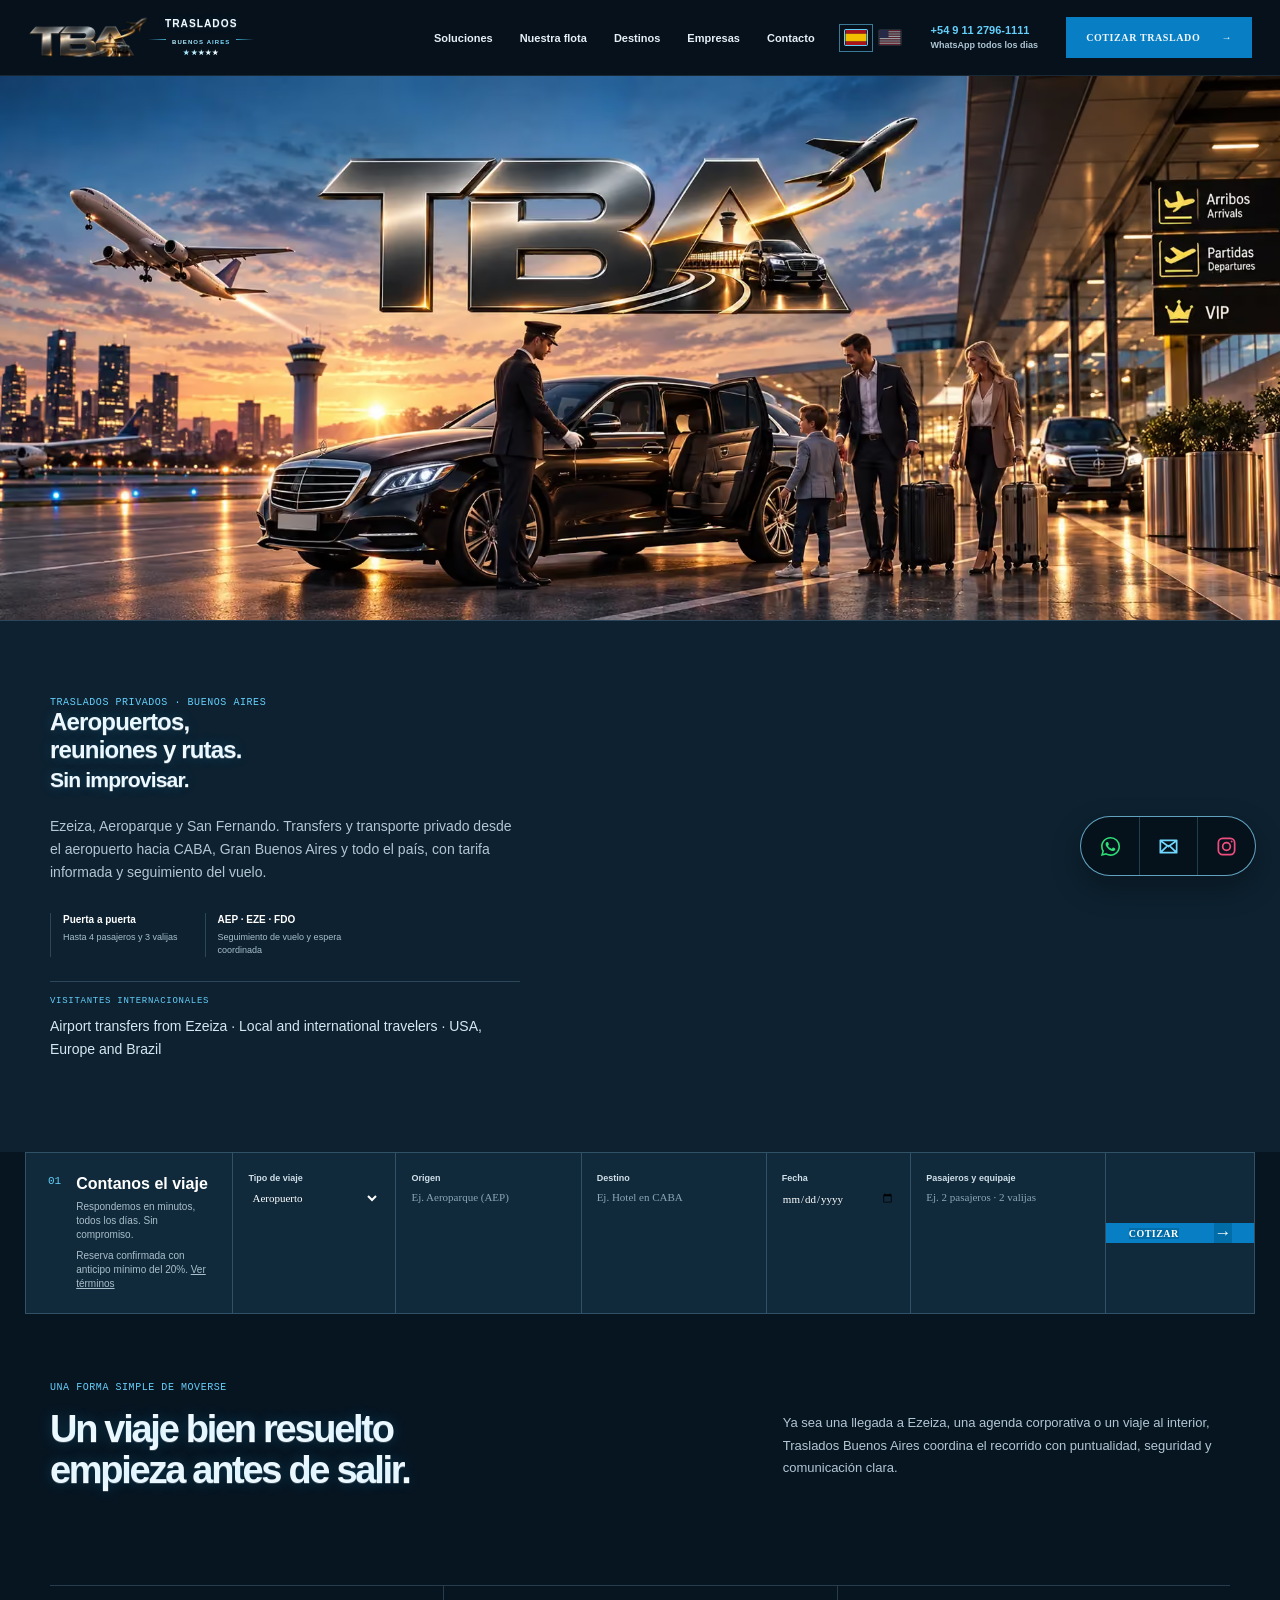
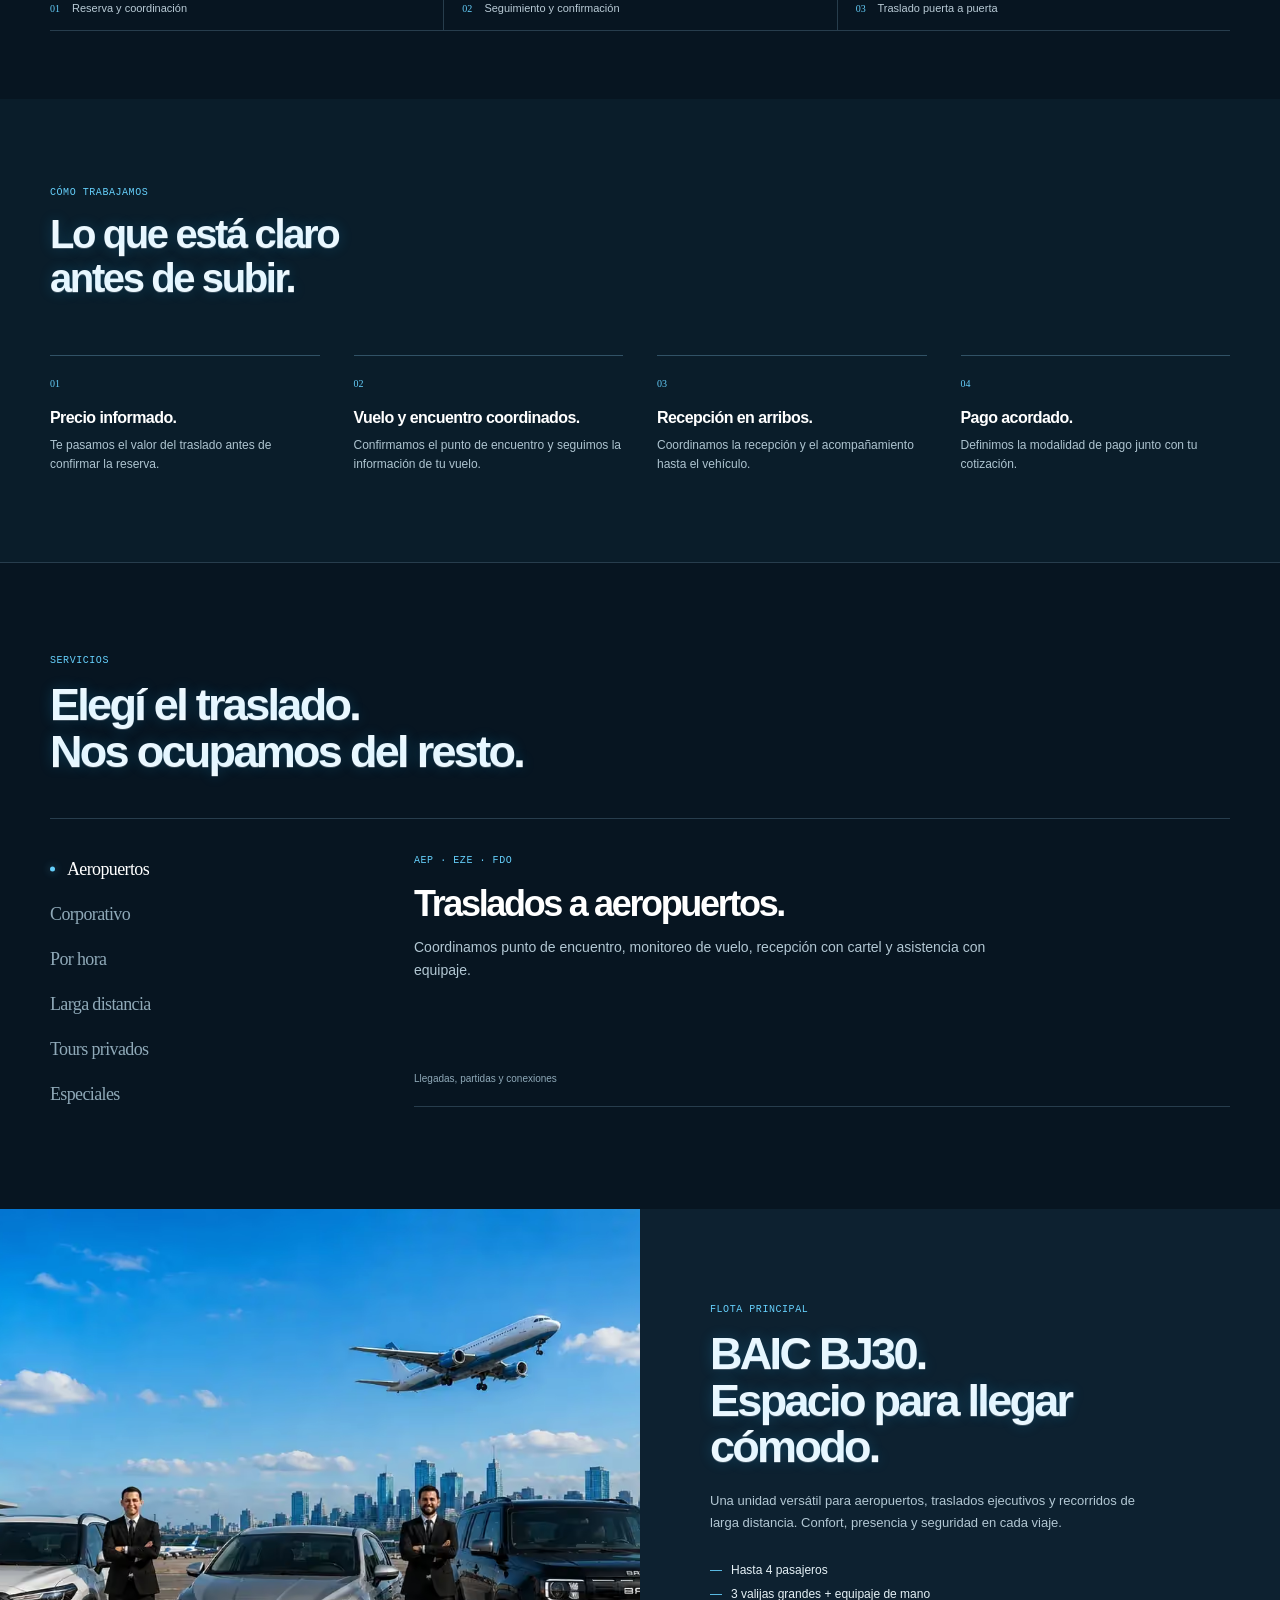
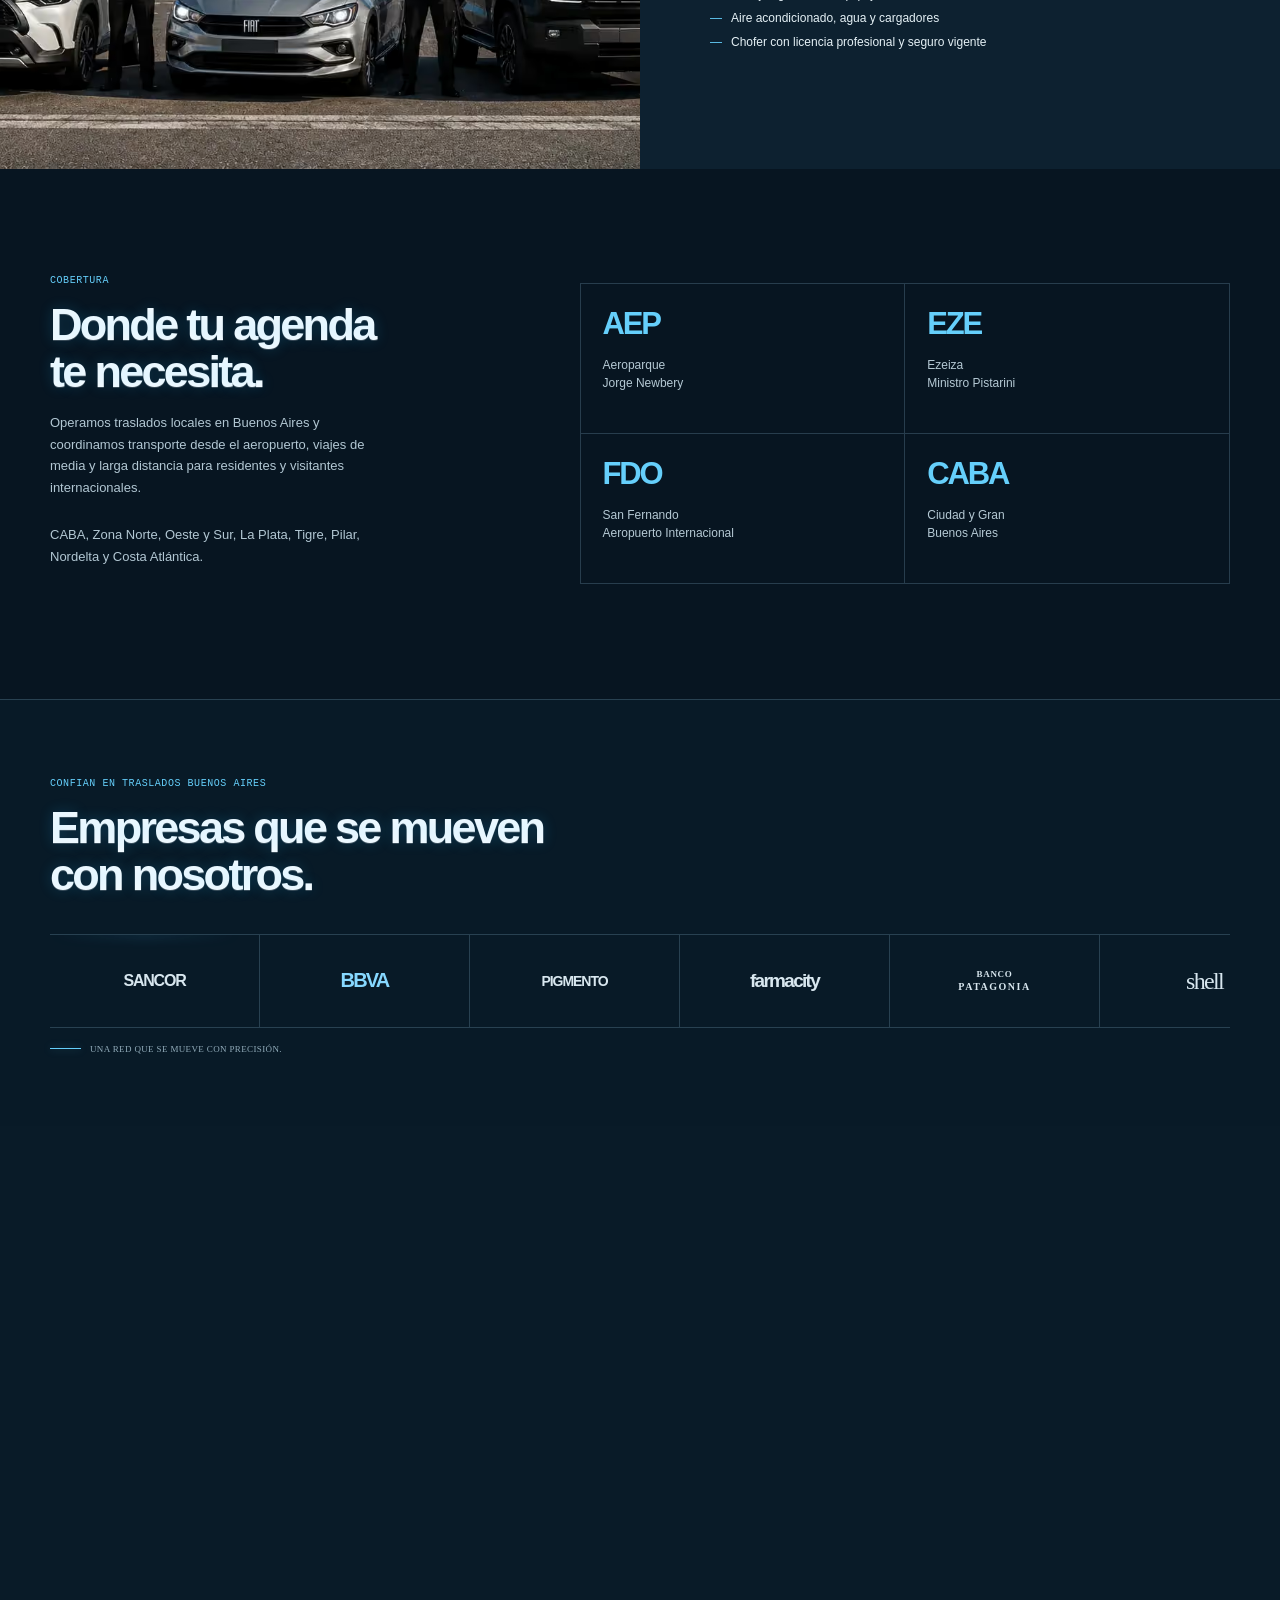
<file: index.html>
<!doctype html>
<html lang="es"><head><meta charset="UTF-8"><meta name="viewport" content="width=device-width,initial-scale=1.0"><meta name="description" content="Traslados Buenos Aires: traslados y transfers privados desde Ezeiza, Aeroparque y San Fernando a CABA y Gran Buenos Aires. Transporte para viajeros locales e internacionales de EE. UU., Europa y Brasil."><meta name="robots" content="index,follow"><meta name="geo.region" content="AR-C"><meta name="geo.placename" content="Buenos Aires, Argentina"><link rel="icon" type="image/png" sizes="32x32" href="assets/favicon-tba-32.png?v=2"><link rel="icon" type="image/png" sizes="192x192" href="assets/favicon-tba-192.png?v=2"><link rel="icon" type="image/png" sizes="512x512" href="assets/favicon-tba-icon.png?v=2"><link rel="shortcut icon" href="assets/favicon-tba-32.png?v=2"><link rel="apple-touch-icon" sizes="180x180" href="assets/apple-touch-icon.png?v=2"><link rel="canonical" href="https://trasladosbuenosaires.com/"><link rel="alternate" hreflang="es-AR" href="https://trasladosbuenosaires.com/"><link rel="alternate" hreflang="en-US" href="https://trasladosbuenosaires.com/us/"><link rel="alternate" hreflang="zh-CN" href="https://trasladosbuenosaires.com/china/"><link rel="alternate" hreflang="en-GB" href="https://trasladosbuenosaires.com/eu/"><link rel="alternate" hreflang="x-default" href="https://trasladosbuenosaires.com/"><meta property="og:type" content="website"><meta property="og:site_name" content="Traslados Buenos Aires"><meta property="og:title" content="Traslados Buenos Aires | Transfers desde Ezeiza y Aeroparque"><meta property="og:description" content="Transfers y transporte privado desde Ezeiza, Aeroparque y San Fernando para viajes locales e internacionales en Buenos Aires."><meta property="og:url" content="https://trasladosbuenosaires.com/"><meta name="twitter:card" content="summary"><meta name="twitter:title" content="Traslados Buenos Aires | Transfers desde Ezeiza y Aeroparque"><meta name="twitter:description" content="Transfers privados desde el aeropuerto y transporte ejecutivo para Buenos Aires y Argentina."><title>Traslados Buenos Aires | Transfers desde Ezeiza y Aeroparque</title><script type="application/ld+json">{"@context":"https://schema.org","@type":"LocalBusiness","name":"Traslados Buenos Aires","alternateName":"Traslados Buenos Aires","url":"https://trasladosbuenosaires.com/","description":"Private airport transfers and executive chauffeur service from Ezeiza, Aeroparque and San Fernando in Buenos Aires, Argentina, for local clients and international visitors from the United States, Europe and Brazil.","telephone":"+54 9 11 2796-1111","address":{"@type":"PostalAddress","addressLocality":"Buenos Aires","addressRegion":"Ciudad Autonoma de Buenos Aires","addressCountry":"AR"},"geo":{"@type":"GeoCoordinates","latitude":"-34.6037","longitude":"-58.3816"},"areaServed":[{"@type":"City","name":"Buenos Aires"},{"@type":"AdministrativeArea","name":"Gran Buenos Aires"},{"@type":"Country","name":"Argentina"}],"serviceType":["Airport transfers in Buenos Aires","Transportation from Ezeiza Airport","Transportation from Aeroparque","Ezeiza airport transfer","Aeroparque transfer","Executive chauffeur service","Private transportation","Long-distance travel"],"audience":{"@type":"Audience","audienceType":"Local and international visitors traveling to Buenos Aires from the United States, Europe, Brazil, Germany, China and other countries"},"sameAs":[],"availableLanguage":["Spanish","English","Chinese"]}</script><link rel="describedby" type="text/markdown" href="/llms.txt"><link rel="preload" as="image" href="assets/tba-airport-arrival.avif" type="image/avif" fetchpriority="high" media="(min-width:701px)"><link rel="preload" as="image" href="assets/tba-airport-arrival-mobile.avif" type="image/avif" fetchpriority="high" media="(max-width:700px)"><link rel="stylesheet" href="styles.css?v=5"></head>
<body><header class="site-header"><a class="brand" href="#inicio" aria-label="Traslados Buenos Aires"><img class="brand-logo" src="assets/tba-logo-compact.webp" alt="Monograma TBA" width="248" height="124" decoding="async"><span class="brand-wordmark"><strong>TRASLADOS</strong><span class="brand-subline"><i aria-hidden="true"></i><small>BUENOS AIRES</small><i aria-hidden="true"></i></span><span class="brand-stars" aria-hidden="true">&#9733;&#9733;&#9733;&#9733;&#9733;</span></span></a><button class="menu-toggle" aria-label="Abrir menú" aria-expanded="false">☰</button><nav class="main-nav"><a href="#servicios">Soluciones</a><a href="#flota">Nuestra flota</a><a href="#cobertura">Destinos</a><a href="#empresa">Empresas</a><a href="#contacto">Contacto</a></nav><div class="lang" aria-label="Selector de idioma"><button class="active" type="button" data-language="es" aria-label="Idioma espanol" aria-pressed="true"><svg class="lang-flag" viewBox="0 0 28 20" aria-hidden="true" focusable="false"><path fill="#AA151B" d="M0 0h28v5H0zM0 15h28v5H0z"/><path fill="#F1BF00" d="M0 5h28v10H0z"/></svg><span class="sr-only">Espanol</span></button><button type="button" data-language="en" aria-label="English language" aria-pressed="false"><svg class="lang-flag" viewBox="0 0 28 20" aria-hidden="true" focusable="false"><path fill="#B22234" d="M0 0h28v1.54H0zm0 3.08h28v1.54H0zm0 3.08h28v1.54H0zm0 3.08h28v1.54H0zm0 3.08h28v1.54H0zm0 3.08h28V20H0z"/><path fill="#FFF" d="M0 1.54h28v1.54H0zm0 3.08h28v1.54H0zm0 3.08h28v1.54H0zm0 3.08h28v1.54H0zm0 3.08h28v1.54H0zm0 3.08h28v1.54H0z"/><path fill="#3C3B6E" d="M0 0h12v10.77H0z"/></svg><span class="sr-only">English</span></button></div><a class="header-phone" href="tel:+5491127961111" aria-label="Llamar al numero internacional"><span>+54 9 11 2796-1111</span><small>WhatsApp todos los dias</small></a><a class="header-cta" href="#reservar">Cotizar traslado <b>→</b></a></header>
<main><section class="hero hero-image-first" id="inicio"><div class="hero-visual"><picture><source media="(max-width:700px)" srcset="assets/tba-airport-arrival-mobile.avif" type="image/avif"><source media="(max-width:700px)" srcset="assets/tba-airport-arrival-mobile-optimized.webp" type="image/webp"><source srcset="assets/tba-airport-arrival.avif" type="image/avif"><source srcset="assets/tba-airport-arrival-optimized.webp" type="image/webp"><img src="assets/tba-airport-arrival-optimized.webp" alt="Servicio de traslados privados en la terminal de aeropuerto de Buenos Aires" width="1981" height="794" fetchpriority="high" decoding="async"></picture></div></section><section class="hero-intro"><div class="hero-copy"><p class="kicker">TRASLADOS PRIVADOS &middot; BUENOS AIRES</p><h1>Aeropuertos,<br>reuniones y rutas.<em>Sin improvisar.</em></h1><p>Ezeiza, Aeroparque y San Fernando. Transfers y transporte privado desde el aeropuerto hacia CABA, Gran Buenos Aires y todo el país, con tarifa informada y seguimiento del vuelo.</p><div class="hero-facts"><span><b>Puerta a puerta</b> Hasta 4 pasajeros y 3 valijas</span><span><b>AEP &middot; EZE &middot; FDO</b> Seguimiento de vuelo y espera coordinada</span></div><p class="international-access"><b>VISITANTES INTERNACIONALES</b><span>Airport transfers from Ezeiza &middot; Local and international travelers &middot; USA, Europe and Brazil</span></p></div></section>
<section class="booking" id="reservar" aria-label="Formulario de cotización"><div class="booking-intro"><span>01</span><div><b>Contanos el viaje</b><small>Respondemos en minutos, todos los días. Sin compromiso.</small><small class="booking-deposit">Reserva confirmada con anticipo mínimo del 20%. <a href="terms.html">Ver términos</a></small></div></div><label>Tipo de viaje<select data-booking-field="Tipo de viaje"><option>Aeropuerto</option><option>Punto a punto</option><option>Auto por hora</option><option>Larga distancia</option></select></label><label>Origen<input data-booking-field="Origen" placeholder="Ej. Aeroparque (AEP)"></label><label>Destino<input data-booking-field="Destino" placeholder="Ej. Hotel en CABA"></label><label>Fecha<input data-booking-field="Fecha" type="date"></label><label>Pasajeros y equipaje<input data-booking-field="Pasajeros y equipaje" placeholder="Ej. 2 pasajeros · 2 valijas"></label><a class="booking-quote" href="https://wa.me/5491127961111" target="_blank" rel="noreferrer"><span>Cotizar</span><b>→</b></a></section>
<section class="intro section"><div><p class="kicker">UNA FORMA SIMPLE DE MOVERSE</p><h2>Un viaje bien resuelto<br>empieza antes de salir.</h2></div><p>Ya sea una llegada a Ezeiza, una agenda corporativa o un viaje al interior, Traslados Buenos Aires coordina el recorrido con puntualidad, seguridad y comunicación clara.</p><div class="intro-metrics"><span><b>01</b> Reserva y coordinación</span><span><b>02</b> Seguimiento y confirmación</span><span><b>03</b> Traslado puerta a puerta</span></div></section><section class="operation" id="como-trabajamos"><div class="operation-inner"><p class="kicker">CÓMO TRABAJAMOS</p><h2>Lo que está claro<br>antes de subir.</h2><div class="steps operation-clarity"><article><span>01</span><h3>Precio informado.</h3><p>Te pasamos el valor del traslado antes de confirmar la reserva.</p></article><article><span>02</span><h3>Vuelo y encuentro coordinados.</h3><p>Confirmamos el punto de encuentro y seguimos la información de tu vuelo.</p></article><article><span>03</span><h3>Recepción en arribos.</h3><p>Coordinamos la recepción y el acompañamiento hasta el vehículo.</p></article><article><span>04</span><h3>Pago acordado.</h3><p>Definimos la modalidad de pago junto con tu cotización.</p></article></div></div></section>
<section class="services section" id="servicios"><div class="section-heading"><p class="kicker">SERVICIOS</p><h2>Elegí el traslado.<br>Nos ocupamos del resto.</h2></div><div class="service-tabs"><div class="service-tab-nav" role="tablist" aria-label="Servicios de Traslados Buenos Aires"><button class="is-active" role="tab" aria-selected="true" data-service="airport">Aeropuertos</button><button role="tab" aria-selected="false" data-service="corporate">Corporativo</button><button role="tab" aria-selected="false" data-service="hourly">Por hora</button><button role="tab" aria-selected="false" data-service="distance">Larga distancia</button><button role="tab" aria-selected="false" data-service="tours">Tours privados</button><button role="tab" aria-selected="false" data-service="special">Especiales</button></div><div class="service-tab-panels"><article class="service-panel is-active" data-panel="airport"><p class="kicker">AEP · EZE · FDO</p><h3>Traslados a aeropuertos.</h3><p>Coordinamos punto de encuentro, monitoreo de vuelo, recepción con cartel y asistencia con equipaje.</p><div class="service-panel-footer"><span>Llegadas, partidas y conexiones</span></div></article><article class="service-panel" data-panel="corporate"><p class="kicker">AGENDA CORPORATIVA</p><h3>Movilidad para empresas.</h3><p>Traslados para ejecutivos, equipos y eventos con recorridos, horarios y puntos de espera definidos de antemano.</p><div class="service-panel-footer"><span>Reuniones, equipos y eventos</span></div></article><article class="service-panel" data-panel="hourly"><p class="kicker">AUTO A DISPOSICIÓN</p><h3>Tiempo a tu favor.</h3><p>Vehículo con chofer para trámites, visitas y recorridos abiertos. La unidad queda disponible durante el tiempo coordinado.</p><div class="service-panel-footer"><span>Mínimo de 3 horas · Kilometraje libre dentro de CABA y GBA</span></div></article><article class="service-panel" data-panel="distance"><p class="kicker">INTERURBANOS</p><h3>Media y larga distancia.</h3><p>Mar del Plata, Rosario, Córdoba, Pinamar y cualquier destino del país. Cotizamos según recorrido, horarios, paradas y equipaje.</p><div class="service-panel-footer"><span>Desde CABA y Gran Buenos Aires</span></div></article><article class="service-panel" data-panel="tours"><p class="kicker">BUENOS AIRES Y ALREDEDORES</p><h3>Recorridos a tu ritmo.</h3><p>Armamos un itinerario privado según intereses, tiempos y los lugares que quieras conocer.</p><div class="service-panel-footer"><span>Ciudad, cultura, compras y paseos</span></div></article><article class="service-panel" data-panel="special"><p class="kicker">ENVÍOS PUERTA A PUERTA</p><h3>Encomiendas y documentación.</h3><p>Mensajería privada para documentos, carpetas o paquetes pequeños. Retiro coordinado y comprobante de entrega.</p><div class="service-panel-footer"><span>Consultas según requerimiento</span></div></article></div></div></section>
<section class="fleet section" id="flota"><div class="fleet-photo"><picture><source srcset="assets/tba-fleet-airport.avif" type="image/avif"><img src="assets/tba-fleet-airport-optimized.webp" alt="BAIC BJ30 de Traslados Buenos Aires" width="798" height="793" loading="lazy" decoding="async"></picture></div><div class="fleet-copy"><p class="kicker">FLOTA PRINCIPAL</p><h2>BAIC BJ30.<br>Espacio para llegar cómodo.</h2><p>Una unidad versátil para aeropuertos, traslados ejecutivos y recorridos de larga distancia. Confort, presencia y seguridad en cada viaje.</p><ul><li>Hasta 4 pasajeros</li><li>3 valijas grandes + equipaje de mano</li><li>Aire acondicionado, agua y cargadores</li><li>Chofer con licencia profesional y seguro vigente</li></ul></div></section>
<section class="coverage section" id="cobertura"><div class="coverage-copy"><p class="kicker">COBERTURA</p><h2>Donde tu agenda<br>te necesita.</h2><p>Operamos traslados locales en Buenos Aires y coordinamos transporte desde el aeropuerto, viajes de media y larga distancia para residentes y visitantes internacionales.</p><p class="coverage-zones">CABA, Zona Norte, Oeste y Sur, La Plata, Tigre, Pilar, Nordelta y Costa Atlántica.</p></div><div class="coverage-list"><article><span>AEP</span><p>Aeroparque<br>Jorge Newbery</p></article><article><span>EZE</span><p>Ezeiza<br>Ministro Pistarini</p></article><article><span>FDO</span><p>San Fernando<br>Aeropuerto Internacional</p></article><article><span>CABA</span><p>Ciudad y Gran<br>Buenos Aires</p></article></div></section>
<section class="company section" id="empresa"><div class="section-heading"><p class="kicker">CONFIAN EN TRASLADOS BUENOS AIRES</p><h2>Empresas que se mueven<br>con nosotros.</h2></div><div class="companies-rail" aria-label="Empresas que confían en Traslados Buenos Aires"><div class="companies"><span class="word-sancor">SANCOR</span><span class="word-bbva">BBVA</span><span class="word-pigmento">PIGMENTO</span><span class="word-farmacity">farmacity</span><span class="word-patagonia">BANCO <i>PATAGONIA</i></span><span class="word-shell">shell</span><span class="word-ypf">YPF</span></div><div class="companies companies-copy" aria-hidden="true"><span class="word-sancor">SANCOR</span><span class="word-bbva">BBVA</span><span class="word-pigmento">PIGMENTO</span><span class="word-farmacity">farmacity</span><span class="word-patagonia">BANCO <i>PATAGONIA</i></span><span class="word-shell">shell</span><span class="word-ypf">YPF</span></div></div><p class="company-note"><i></i> Una red que se mueve con precisión.</p></section>
<section class="hotels section" id="hoteles"><div class="hotel-heading"><p class="kicker">TRASLADOS PARA HUÉSPEDES</p><h2>Del aeropuerto<br>al hotel, bien coordinado.</h2><i></i><p>Trabajamos con hoteles de referencia en Buenos Aires para coordinar recepción en aeropuerto, arribos y traslados privados.</p></div><div class="hotel-cards" aria-label="Hoteles con los que trabaja Traslados Buenos Aires"><article class="hotel-card hotel-four hotel-photo"><img class="hotel-thumb" src="assets/four-seasons-buenos-aires.webp" alt="Fachada del Four Seasons Hotel Buenos Aires" width="1254" height="1254" loading="lazy" decoding="async"></article><article class="hotel-card hotel-alvear hotel-photo"><img class="hotel-thumb" src="assets/alvear-palace-buenos-aires.webp" alt="Fachada de Alvear Palace Hotel" width="1254" height="1254" loading="lazy" decoding="async"></article><article class="hotel-card hotel-park hotel-photo"><img class="hotel-thumb" src="assets/park-hyatt-buenos-aires.webp" alt="Fachada de Park Hyatt Buenos Aires" width="1254" height="1254" loading="lazy" decoding="async"></article><article class="hotel-card hotel-sofitel hotel-photo"><img class="hotel-thumb" src="assets/sofitel-buenos-aires.webp" alt="Fachada del Sofitel Buenos Aires" width="1254" height="1254" loading="lazy" decoding="async"></article><article class="hotel-card hotel-nh hotel-photo"><img class="hotel-thumb" src="assets/nh-hotels-buenos-aires.webp" alt="Fachada de NH Hotels Buenos Aires City" width="1254" height="1254" loading="lazy" decoding="async"></article><article class="hotel-card hotel-sheraton"><img class="hotel-thumb" src="assets/sheraton-buenos-aires.webp" alt="Fachada del Sheraton Buenos Aires" width="1254" height="1254" loading="lazy" decoding="async"></article><article class="hotel-card hotel-bisonte hotel-photo"><img class="hotel-thumb" src="assets/hotel-bisonte-buenos-aires.webp" alt="Fachada del Hotel Bisonte Buenos Aires" width="1254" height="1254" loading="lazy" decoding="async"></article><article class="hotel-card hotel-dora hotel-photo"><img class="hotel-thumb" src="assets/dora-hotel-buenos-aires.webp" alt="Fachada del Hotel D Ora Buenos Aires" width="1254" height="1254" loading="lazy" decoding="async"></article></div></section>
<section class="gallery section" id="recorridos"><div class="gallery-heading"><div><p class="kicker">BUENOS AIRES A TU RITMO</p><h2>La ciudad también<br>es parte del viaje.</h2></div><p>Recorridos privados diseñados alrededor de tus intereses, tus tiempos y tus paradas.</p></div><div class="gallery-grid gallery-routes"><article class="place-obelisco"><span>4 H</span><h3>Clásicos porteños<br><small>Obelisco, Plaza de Mayo, Recoleta y Puerto Madero</small></h3></article><article class="place-caminito"><span>3 H</span><h3>Sur histórico<br><small>San Telmo, Caminito y La Boca</small></h3></article><article class="place-jardin"><span>A MEDIDA</span><h3>Buenos Aires a tu ritmo<br><small>Itinerario privado según tus intereses</small></h3></article></div></section>
</main>
<footer id="contacto"><div class="footer-grid"><div><a class="brand" href="#inicio" aria-label="Traslados Buenos Aires"><img class="brand-logo" src="assets/tba-logo-compact.webp" alt="Monograma TBA" width="248" height="124" decoding="async"><span class="brand-wordmark"><strong>TRASLADOS</strong><span class="brand-subline"><i aria-hidden="true"></i><small>BUENOS AIRES</small><i aria-hidden="true"></i></span><span class="brand-stars" aria-hidden="true">&#9733;&#9733;&#9733;&#9733;&#9733;</span></span></a><p>Movilidad ejecutiva para personas, empresas e instituciones.</p></div><div><b>NAVEGACIÓN</b><a href="#servicios">Servicios</a><a href="#flota">Flota</a><a href="#cobertura">Cobertura</a></div><div class="contact-panel"><b>CONTACTO</b><a class="contact-entry" href="tel:+5491127961111" aria-label="Llamar al numero internacional"><span class="contact-icon" aria-hidden="true"><svg width="20" height="20" viewBox="0 0 24 24"><defs><linearGradient id="contact-phone-gradient" x1="5" y1="4" x2="19" y2="20" gradientUnits="userSpaceOnUse"><stop stop-color="#62ecff"/><stop offset=".52" stop-color="#8770ff"/><stop offset="1" stop-color="#f145c4"/></linearGradient></defs><path d="M7.3 3.7 5.6 5.2c-1 1-1 2.5-.5 3.8 1.7 4.1 5 7.4 9.1 9.1 1.3.5 2.8.5 3.8-.5l1.5-1.7-3.1-2.1-1.2 1.2c-2.2-1-3.9-2.7-4.9-4.9l1.2-1.2-2.1-3.2Z" fill="none" stroke="url(#contact-phone-gradient)" stroke-width="1.8" stroke-linecap="round" stroke-linejoin="round"/></svg></span><span class="contact-value">+54 9 11 2796-1111</span></a><a class="contact-entry" href="mailto:consulta@trasladobuenosaires.com" aria-label="Enviar email"><span class="contact-icon" aria-hidden="true"><svg width="20" height="20" viewBox="0 0 24 24"><defs><linearGradient id="contact-mail-gradient" x1="5" y1="4" x2="19" y2="20" gradientUnits="userSpaceOnUse"><stop stop-color="#62ecff"/><stop offset=".52" stop-color="#8770ff"/><stop offset="1" stop-color="#f145c4"/></linearGradient></defs><rect x="3.5" y="5.5" width="17" height="13" rx="1.7" fill="none" stroke="url(#contact-mail-gradient)" stroke-width="1.8"/><path d="m4.6 6.7 7.4 5.5 7.4-5.5M4.6 17.4l5.1-5M19.4 17.4l-5.1-5" fill="none" stroke="url(#contact-mail-gradient)" stroke-width="1.8" stroke-linecap="round" stroke-linejoin="round"/></svg></span><span class="contact-value">consulta@trasladobuenosaires.com</span></a><div class="contact-entry contact-location"><span class="contact-icon" aria-hidden="true"><svg width="20" height="20" viewBox="0 0 24 24"><defs><linearGradient id="contact-pin-gradient" x1="5" y1="4" x2="19" y2="20" gradientUnits="userSpaceOnUse"><stop stop-color="#62ecff"/><stop offset=".52" stop-color="#8770ff"/><stop offset="1" stop-color="#f145c4"/></linearGradient></defs><path d="M12 21s6-5.3 6-11a6 6 0 1 0-12 0c0 5.7 6 11 6 11Z" fill="none" stroke="url(#contact-pin-gradient)" stroke-width="1.8"/><circle cx="12" cy="10" r="2" fill="url(#contact-pin-gradient)"/></svg></span><span class="contact-value">Buenos Aires, Argentina</span></div></div></div><div class="copyright">&copy; 2026 Traslados Buenos Aires &middot; Buenos Aires, Argentina &middot; Todos los derechos reservados. &middot; <a href="privacy.html">Privacidad</a> &middot; <a href="terms.html">Términos de reserva</a></div></footer><nav class="contact-pill" aria-label="Canales de contacto"><a href="https://wa.me/5491127961111" target="_blank" rel="noreferrer" aria-label="Abrir WhatsApp"><svg viewBox="0 0 24 24" aria-hidden="true" focusable="false"><path d="M19.05 4.94A9.87 9.87 0 0 0 12.04 2C6.58 2 2.13 6.45 2.13 11.91c0 1.75.46 3.46 1.33 4.96L2 22l5.27-1.38a9.9 9.9 0 0 0 4.76 1.21h.01c5.46 0 9.91-4.45 9.91-9.91a9.84 9.84 0 0 0-2.9-6.98Zm-7.01 15.22h-.01a8.24 8.24 0 0 1-4.2-1.15l-.3-.18-3.13.82.84-3.05-.2-.32a8.2 8.2 0 0 1-1.25-4.37c0-4.54 3.7-8.24 8.25-8.24a8.17 8.17 0 0 1 5.84 2.43 8.2 8.2 0 0 1 2.41 5.82c0 4.55-3.7 8.24-8.25 8.24Zm4.52-6.18c-.25-.13-1.47-.73-1.7-.81-.23-.09-.4-.13-.57.13-.17.25-.66.81-.81.98-.15.17-.3.19-.55.06-.25-.13-1.06-.39-2.01-1.25-.74-.66-1.24-1.48-1.38-1.73-.15-.25-.02-.39.11-.52.11-.11.25-.3.38-.44.13-.15.17-.25.25-.42.08-.17.04-.32-.02-.44-.06-.13-.57-1.37-.78-1.87-.2-.49-.41-.42-.57-.43h-.49c-.17 0-.44.06-.67.32-.23.25-.88.86-.88 2.1s.9 2.44 1.02 2.61c.13.17 1.77 2.7 4.28 3.79.6.26 1.07.42 1.44.54.6.19 1.15.16 1.58.1.48-.07 1.47-.6 1.68-1.18.21-.57.21-1.06.15-1.17-.06-.11-.23-.17-.48-.3Z" fill="currentColor"/></svg></a><a href="mailto:consulta@trasladobuenosaires.com" aria-label="Enviar email"><svg viewBox="0 0 24 24" aria-hidden="true" focusable="false"><path d="M3.5 5.5h17v13h-17zM4.6 6.6 12 12l7.4-5.4M4.6 17.4l5.2-5M19.4 17.4l-5.2-5" fill="none" stroke="currentColor" stroke-width="1.8" stroke-linecap="round" stroke-linejoin="round"/></svg></a><a href="https://www.instagram.com/transladobuenosaires?stkn=MXFkZzZjN2V1eWow" target="_blank" rel="noreferrer" aria-label="Abrir Instagram"><svg viewBox="0 0 24 24" aria-hidden="true" focusable="false"><rect x="3.5" y="3.5" width="17" height="17" rx="4.5" fill="none" stroke="currentColor" stroke-width="1.8"/><circle cx="12" cy="12" r="4" fill="none" stroke="currentColor" stroke-width="1.8"/><circle cx="17.4" cy="6.7" r="1" fill="currentColor"/></svg></a></nav><script src="script.js?v=5"></script></body></html>
</file>
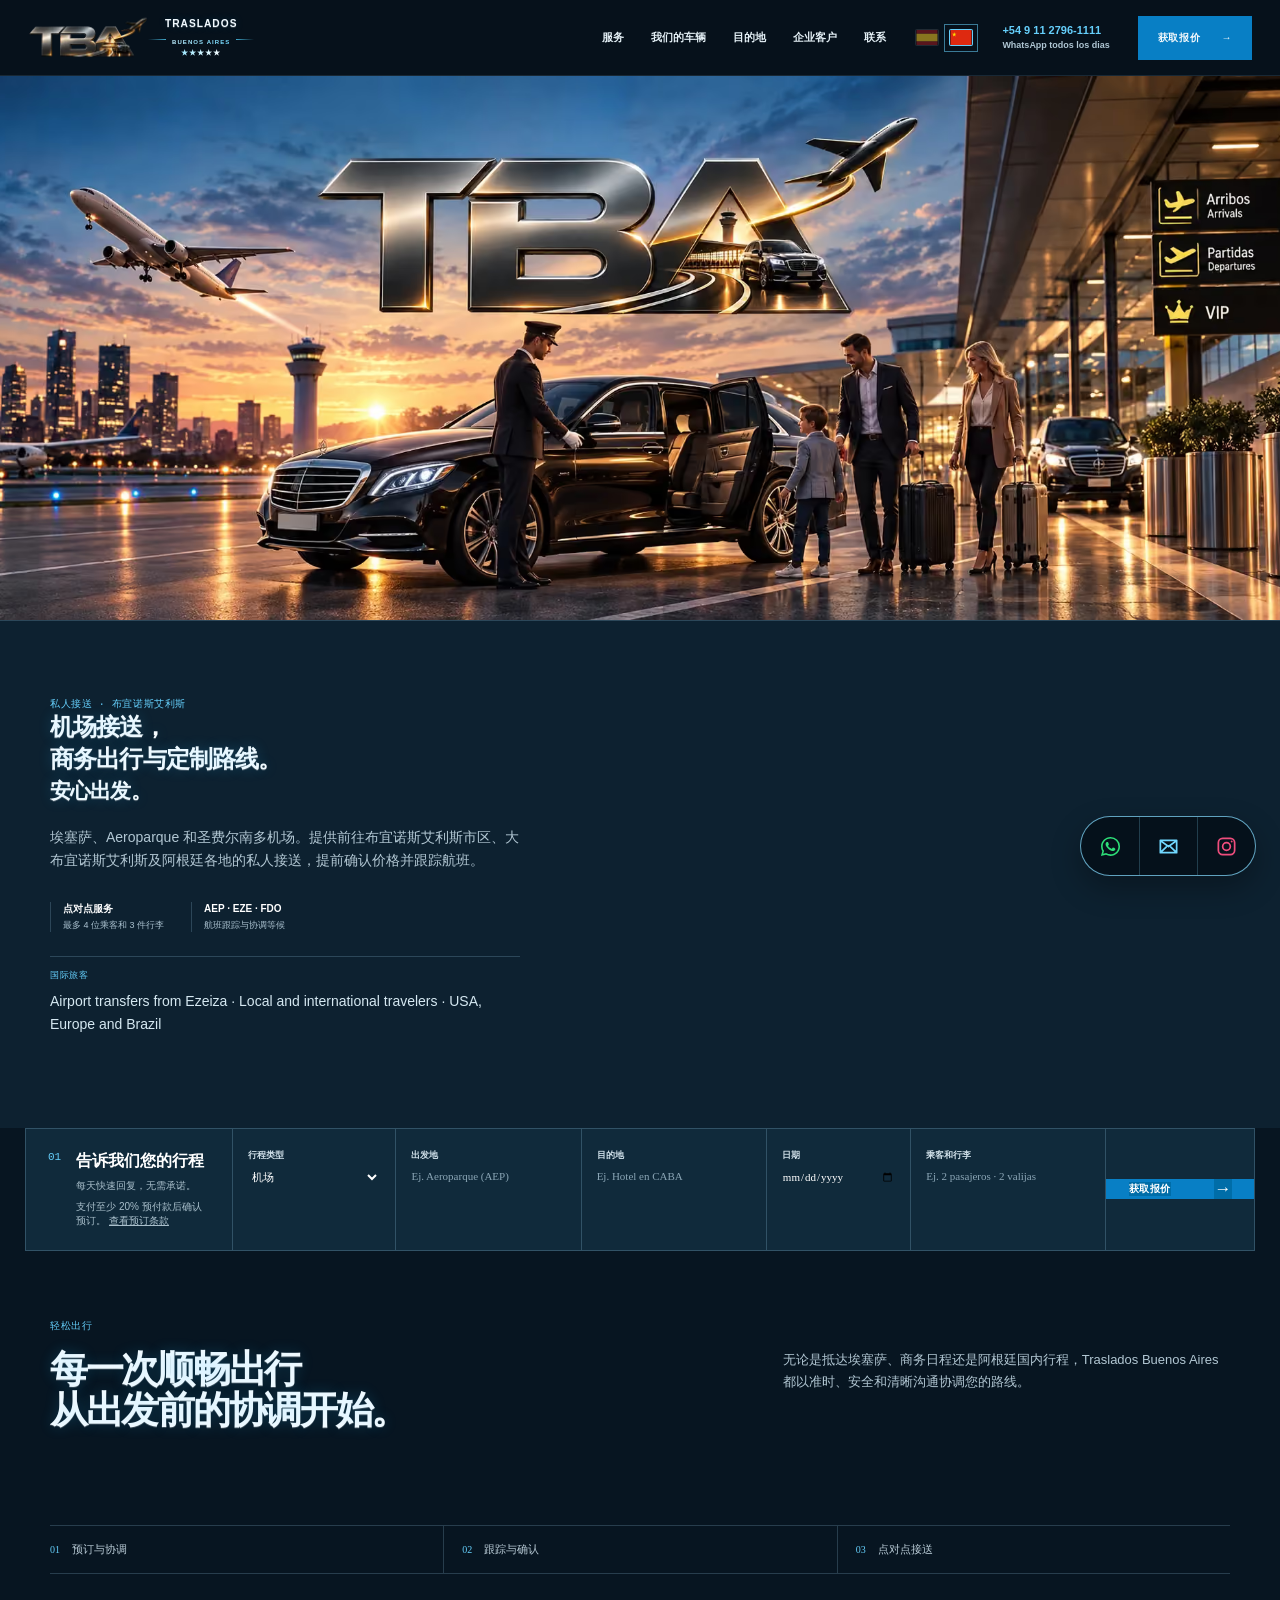
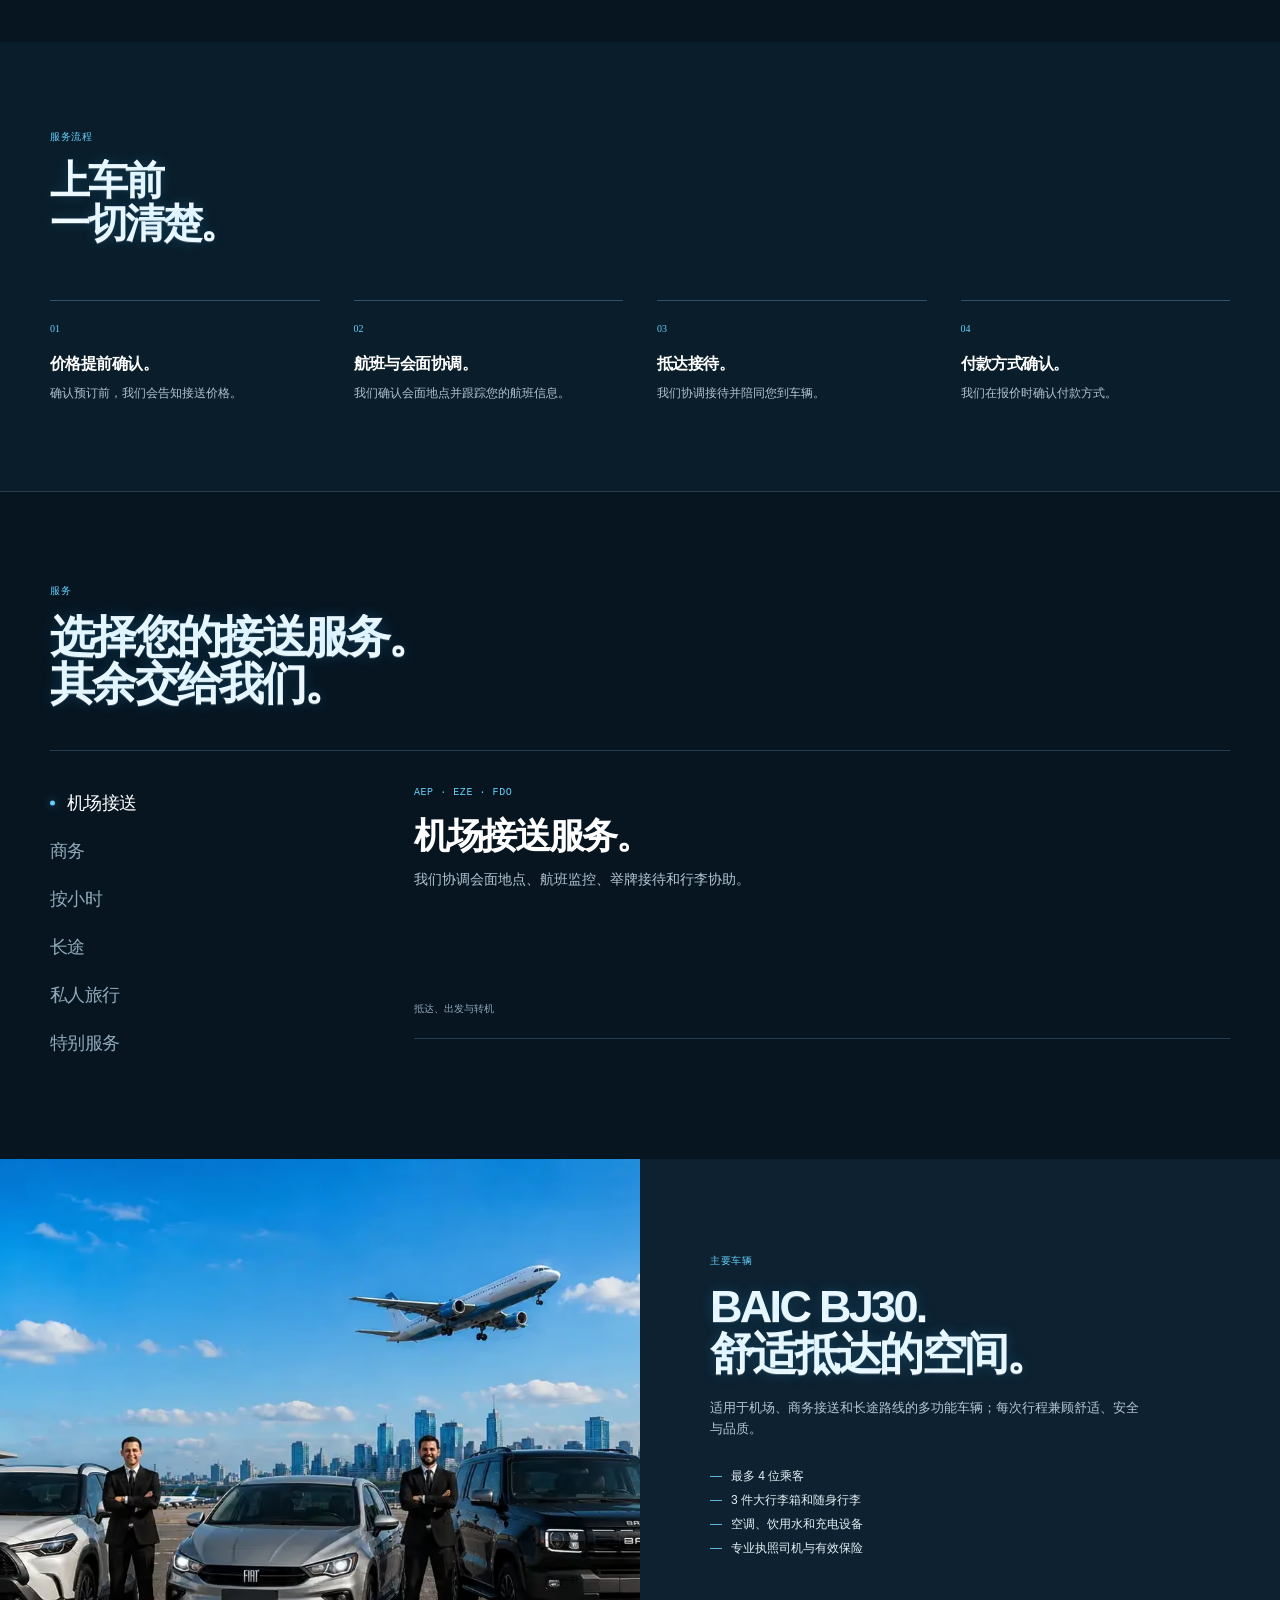
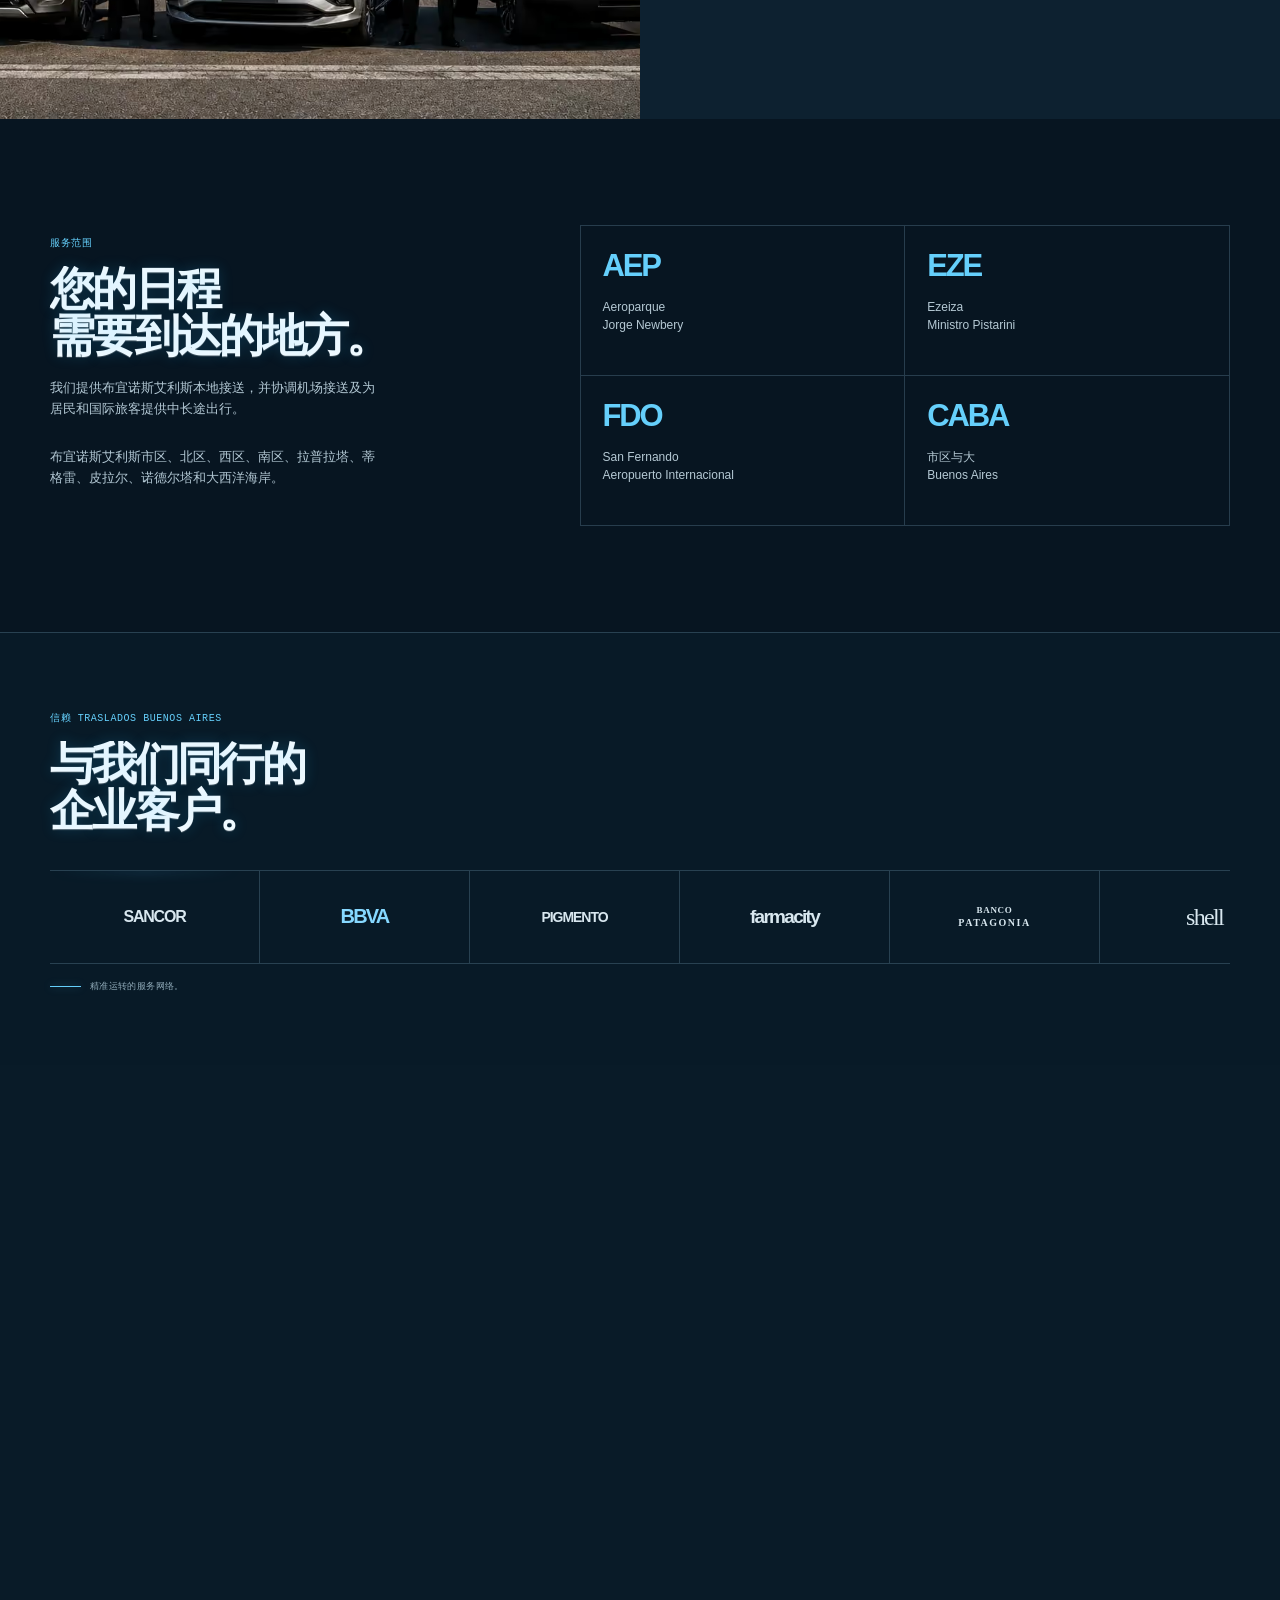
<file: china/index.html>
<!doctype html>
<html lang="zh-CN" data-default-language="zh"><head><meta charset="UTF-8"><meta name="viewport" content="width=device-width,initial-scale=1.0"><meta name="description" content="布宜诺斯艾利斯私人机场接送服务：埃塞萨机场、Aeroparque 机场和圣费尔南多机场。提前协调，安心抵达阿根廷。"><meta name="robots" content="index,follow"><meta name="geo.region" content="AR-C"><meta name="geo.placename" content="Buenos Aires, Argentina"><link rel="icon" type="image/png" sizes="32x32" href="../assets/favicon-tba-32.png?v=2"><link rel="icon" type="image/png" sizes="192x192" href="../assets/favicon-tba-192.png?v=2"><link rel="icon" type="image/png" sizes="512x512" href="../assets/favicon-tba-icon.png?v=2"><link rel="shortcut icon" href="../assets/favicon-tba-32.png?v=2"><link rel="apple-touch-icon" sizes="180x180" href="../assets/apple-touch-icon.png?v=2"><link rel="canonical" href="https://trasladosbuenosaires.com/china/"><link rel="alternate" hreflang="es-AR" href="https://trasladosbuenosaires.com/"><link rel="alternate" hreflang="en-US" href="https://trasladosbuenosaires.com/us/"><link rel="alternate" hreflang="zh-CN" href="https://trasladosbuenosaires.com/china/"><link rel="alternate" hreflang="en-GB" href="https://trasladosbuenosaires.com/eu/"><link rel="alternate" hreflang="x-default" href="https://trasladosbuenosaires.com/"><meta property="og:type" content="website"><meta property="og:site_name" content="Traslados Buenos Aires"><meta property="og:title" content="Traslados Buenos Aires | Transfers desde Ezeiza y Aeroparque"><meta property="og:description" content="Transfers y transporte privado desde Ezeiza, Aeroparque y San Fernando para viajes locales e internacionales en Buenos Aires."><meta property="og:url" content="https://trasladosbuenosaires.com/china/"><meta name="twitter:card" content="summary"><meta name="twitter:title" content="Traslados Buenos Aires | Transfers desde Ezeiza y Aeroparque"><meta name="twitter:description" content="Transfers privados desde el aeropuerto y transporte ejecutivo para Buenos Aires y Argentina."><title>布宜诺斯艾利斯机场私人接送 | Traslados Buenos Aires</title><script type="application/ld+json">{"@context":"https://schema.org","@type":"LocalBusiness","name":"Traslados Buenos Aires","alternateName":"Traslados Buenos Aires","url":"https://trasladosbuenosaires.com/china/","description":"Private airport transfers and executive chauffeur service from Ezeiza, Aeroparque and San Fernando in Buenos Aires, Argentina, for local clients and international visitors from the United States, Europe and Brazil.","telephone":"+54 9 11 2796-1111","address":{"@type":"PostalAddress","addressLocality":"Buenos Aires","addressRegion":"Ciudad Autonoma de Buenos Aires","addressCountry":"AR"},"geo":{"@type":"GeoCoordinates","latitude":"-34.6037","longitude":"-58.3816"},"areaServed":[{"@type":"City","name":"Buenos Aires"},{"@type":"AdministrativeArea","name":"Gran Buenos Aires"},{"@type":"Country","name":"Argentina"}],"serviceType":["Airport transfers in Buenos Aires","Transportation from Ezeiza Airport","Transportation from Aeroparque","Ezeiza airport transfer","Aeroparque transfer","Executive chauffeur service","Private transportation","Long-distance travel"],"audience":{"@type":"Audience","audienceType":"Local and international visitors traveling to Buenos Aires from the United States, Europe, Brazil, Germany, China and other countries"},"sameAs":[],"availableLanguage":["Spanish","English","Chinese"]}</script><link rel="describedby" type="text/markdown" href="../llms.txt"><link rel="preload" as="image" href="../assets/tba-airport-arrival.avif" type="image/avif" fetchpriority="high" media="(min-width:701px)"><link rel="preload" as="image" href="../assets/tba-airport-arrival-mobile.avif" type="image/avif" fetchpriority="high" media="(max-width:700px)"><link rel="stylesheet" href="../styles.css?v=5"></head>
<body><header class="site-header"><a class="brand" href="#inicio" aria-label="Traslados Buenos Aires"><img class="brand-logo" src="../assets/tba-logo-compact.webp" alt="Monograma TBA" width="248" height="124" decoding="async"><span class="brand-wordmark"><strong>TRASLADOS</strong><span class="brand-subline"><i aria-hidden="true"></i><small>BUENOS AIRES</small><i aria-hidden="true"></i></span><span class="brand-stars" aria-hidden="true">&#9733;&#9733;&#9733;&#9733;&#9733;</span></span></a><button class="menu-toggle" aria-label="Abrir menú" aria-expanded="false">☰</button><nav class="main-nav"><a href="#servicios">Soluciones</a><a href="#flota">Nuestra flota</a><a href="#cobertura">Destinos</a><a href="#empresa">Empresas</a><a href="#contacto">Contacto</a></nav><div class="lang" aria-label="Selector de idioma"><button class="active" type="button" data-language="es" aria-label="Idioma espanol" aria-pressed="true"><svg class="lang-flag" viewBox="0 0 28 20" aria-hidden="true" focusable="false"><path fill="#AA151B" d="M0 0h28v5H0zM0 15h28v5H0z"/><path fill="#F1BF00" d="M0 5h28v10H0z"/></svg><span class="sr-only">Espanol</span></button><button type="button" data-language="zh" aria-label="中文" aria-pressed="false"><svg class="lang-flag" viewBox="0 0 28 20" aria-hidden="true" focusable="false"><path fill="#DE2910" d="M0 0h28v20H0z"/><path fill="#FFDE00" d="m5 3 .7 2.1h2.2L6.1 6.4l.7 2.1L5 7.2 3.2 8.5l.7-2.1L2.1 5.1h2.2z"/></svg><span class="sr-only">中文</span></button></div><a class="header-phone" href="tel:+5491127961111" aria-label="Llamar al numero internacional"><span>+54 9 11 2796-1111</span><small>WhatsApp todos los dias</small></a><a class="header-cta" href="#reservar">Cotizar traslado <b>→</b></a></header>
<main><section class="hero hero-image-first" id="inicio"><div class="hero-visual"><picture><source media="(max-width:700px)" srcset="../assets/tba-airport-arrival-mobile.avif" type="image/avif"><source media="(max-width:700px)" srcset="../assets/tba-airport-arrival-mobile-optimized.webp" type="image/webp"><source srcset="../assets/tba-airport-arrival.avif" type="image/avif"><source srcset="../assets/tba-airport-arrival-optimized.webp" type="image/webp"><img src="../assets/tba-airport-arrival-optimized.webp" alt="Servicio de traslados privados en la terminal de aeropuerto de Buenos Aires" width="1981" height="794" fetchpriority="high" decoding="async"></picture></div></section><section class="hero-intro"><div class="hero-copy"><p class="kicker">TRASLADOS PRIVADOS &middot; BUENOS AIRES</p><h1>Aeropuertos,<br>reuniones y rutas.<em>Sin improvisar.</em></h1><p>Ezeiza, Aeroparque y San Fernando. Transfers y transporte privado desde el aeropuerto hacia CABA, Gran Buenos Aires y todo el país, con tarifa informada y seguimiento del vuelo.</p><div class="hero-facts"><span><b>Puerta a puerta</b> Hasta 4 pasajeros y 3 valijas</span><span><b>AEP &middot; EZE &middot; FDO</b> Seguimiento de vuelo y espera coordinada</span></div><p class="international-access"><b>VISITANTES INTERNACIONALES</b><span>Airport transfers from Ezeiza &middot; Local and international travelers &middot; USA, Europe and Brazil</span></p></div></section>
<section class="booking" id="reservar" aria-label="Formulario de cotización"><div class="booking-intro"><span>01</span><div><b>Contanos el viaje</b><small>Respondemos en minutos, todos los días. Sin compromiso.</small><small class="booking-deposit">Reserva confirmada con anticipo mínimo del 20%. <a href="../terms.html">Ver términos</a></small></div></div><label>Tipo de viaje<select data-booking-field="Tipo de viaje"><option>Aeropuerto</option><option>Punto a punto</option><option>Auto por hora</option><option>Larga distancia</option></select></label><label>Origen<input data-booking-field="Origen" placeholder="Ej. Aeroparque (AEP)"></label><label>Destino<input data-booking-field="Destino" placeholder="Ej. Hotel en CABA"></label><label>Fecha<input data-booking-field="Fecha" type="date"></label><label>Pasajeros y equipaje<input data-booking-field="Pasajeros y equipaje" placeholder="Ej. 2 pasajeros · 2 valijas"></label><a class="booking-quote" href="https://wa.me/5491127961111" target="_blank" rel="noreferrer"><span>Cotizar</span><b>→</b></a></section>
<section class="intro section"><div><p class="kicker">UNA FORMA SIMPLE DE MOVERSE</p><h2>Un viaje bien resuelto<br>empieza antes de salir.</h2></div><p>Ya sea una llegada a Ezeiza, una agenda corporativa o un viaje al interior, Traslados Buenos Aires coordina el recorrido con puntualidad, seguridad y comunicación clara.</p><div class="intro-metrics"><span><b>01</b> Reserva y coordinación</span><span><b>02</b> Seguimiento y confirmación</span><span><b>03</b> Traslado puerta a puerta</span></div></section><section class="operation" id="como-trabajamos"><div class="operation-inner"><p class="kicker">CÓMO TRABAJAMOS</p><h2>Lo que está claro<br>antes de subir.</h2><div class="steps operation-clarity"><article><span>01</span><h3>Precio informado.</h3><p>Te pasamos el valor del traslado antes de confirmar la reserva.</p></article><article><span>02</span><h3>Vuelo y encuentro coordinados.</h3><p>Confirmamos el punto de encuentro y seguimos la información de tu vuelo.</p></article><article><span>03</span><h3>Recepción en arribos.</h3><p>Coordinamos la recepción y el acompañamiento hasta el vehículo.</p></article><article><span>04</span><h3>Pago acordado.</h3><p>Definimos la modalidad de pago junto con tu cotización.</p></article></div></div></section>
<section class="services section" id="servicios"><div class="section-heading"><p class="kicker">SERVICIOS</p><h2>Elegí el traslado.<br>Nos ocupamos del resto.</h2></div><div class="service-tabs"><div class="service-tab-nav" role="tablist" aria-label="Servicios de Traslados Buenos Aires"><button class="is-active" role="tab" aria-selected="true" data-service="airport">Aeropuertos</button><button role="tab" aria-selected="false" data-service="corporate">Corporativo</button><button role="tab" aria-selected="false" data-service="hourly">Por hora</button><button role="tab" aria-selected="false" data-service="distance">Larga distancia</button><button role="tab" aria-selected="false" data-service="tours">Tours privados</button><button role="tab" aria-selected="false" data-service="special">Especiales</button></div><div class="service-tab-panels"><article class="service-panel is-active" data-panel="airport"><p class="kicker">AEP · EZE · FDO</p><h3>Traslados a aeropuertos.</h3><p>Coordinamos punto de encuentro, monitoreo de vuelo, recepción con cartel y asistencia con equipaje.</p><div class="service-panel-footer"><span>Llegadas, partidas y conexiones</span></div></article><article class="service-panel" data-panel="corporate"><p class="kicker">AGENDA CORPORATIVA</p><h3>Movilidad para empresas.</h3><p>Traslados para ejecutivos, equipos y eventos con recorridos, horarios y puntos de espera definidos de antemano.</p><div class="service-panel-footer"><span>Reuniones, equipos y eventos</span></div></article><article class="service-panel" data-panel="hourly"><p class="kicker">AUTO A DISPOSICIÓN</p><h3>Tiempo a tu favor.</h3><p>Vehículo con chofer para trámites, visitas y recorridos abiertos. La unidad queda disponible durante el tiempo coordinado.</p><div class="service-panel-footer"><span>Mínimo de 3 horas · Kilometraje libre dentro de CABA y GBA</span></div></article><article class="service-panel" data-panel="distance"><p class="kicker">INTERURBANOS</p><h3>Media y larga distancia.</h3><p>Mar del Plata, Rosario, Córdoba, Pinamar y cualquier destino del país. Cotizamos según recorrido, horarios, paradas y equipaje.</p><div class="service-panel-footer"><span>Desde CABA y Gran Buenos Aires</span></div></article><article class="service-panel" data-panel="tours"><p class="kicker">BUENOS AIRES Y ALREDEDORES</p><h3>Recorridos a tu ritmo.</h3><p>Armamos un itinerario privado según intereses, tiempos y los lugares que quieras conocer.</p><div class="service-panel-footer"><span>Ciudad, cultura, compras y paseos</span></div></article><article class="service-panel" data-panel="special"><p class="kicker">ENVÍOS PUERTA A PUERTA</p><h3>Encomiendas y documentación.</h3><p>Mensajería privada para documentos, carpetas o paquetes pequeños. Retiro coordinado y comprobante de entrega.</p><div class="service-panel-footer"><span>Consultas según requerimiento</span></div></article></div></div></section>
<section class="fleet section" id="flota"><div class="fleet-photo"><picture><source srcset="../assets/tba-fleet-airport.avif" type="image/avif"><img src="../assets/tba-fleet-airport-optimized.webp" alt="BAIC BJ30 de Traslados Buenos Aires" width="798" height="793" loading="lazy" decoding="async"></picture></div><div class="fleet-copy"><p class="kicker">FLOTA PRINCIPAL</p><h2>BAIC BJ30.<br>Espacio para llegar cómodo.</h2><p>Una unidad versátil para aeropuertos, traslados ejecutivos y recorridos de larga distancia. Confort, presencia y seguridad en cada viaje.</p><ul><li>Hasta 4 pasajeros</li><li>3 valijas grandes + equipaje de mano</li><li>Aire acondicionado, agua y cargadores</li><li>Chofer con licencia profesional y seguro vigente</li></ul></div></section>
<section class="coverage section" id="cobertura"><div class="coverage-copy"><p class="kicker">COBERTURA</p><h2>Donde tu agenda<br>te necesita.</h2><p>Operamos traslados locales en Buenos Aires y coordinamos transporte desde el aeropuerto, viajes de media y larga distancia para residentes y visitantes internacionales.</p><p class="coverage-zones">CABA, Zona Norte, Oeste y Sur, La Plata, Tigre, Pilar, Nordelta y Costa Atlántica.</p></div><div class="coverage-list"><article><span>AEP</span><p>Aeroparque<br>Jorge Newbery</p></article><article><span>EZE</span><p>Ezeiza<br>Ministro Pistarini</p></article><article><span>FDO</span><p>San Fernando<br>Aeropuerto Internacional</p></article><article><span>CABA</span><p>Ciudad y Gran<br>Buenos Aires</p></article></div></section>
<section class="company section" id="empresa"><div class="section-heading"><p class="kicker">CONFIAN EN TRASLADOS BUENOS AIRES</p><h2>Empresas que se mueven<br>con nosotros.</h2></div><div class="companies-rail" aria-label="Empresas que confían en Traslados Buenos Aires"><div class="companies"><span class="word-sancor">SANCOR</span><span class="word-bbva">BBVA</span><span class="word-pigmento">PIGMENTO</span><span class="word-farmacity">farmacity</span><span class="word-patagonia">BANCO <i>PATAGONIA</i></span><span class="word-shell">shell</span><span class="word-ypf">YPF</span></div><div class="companies companies-copy" aria-hidden="true"><span class="word-sancor">SANCOR</span><span class="word-bbva">BBVA</span><span class="word-pigmento">PIGMENTO</span><span class="word-farmacity">farmacity</span><span class="word-patagonia">BANCO <i>PATAGONIA</i></span><span class="word-shell">shell</span><span class="word-ypf">YPF</span></div></div><p class="company-note"><i></i> Una red que se mueve con precisión.</p></section>
<section class="hotels section" id="hoteles"><div class="hotel-heading"><p class="kicker">TRASLADOS PARA HUÉSPEDES</p><h2>Del aeropuerto<br>al hotel, bien coordinado.</h2><i></i><p>Trabajamos con hoteles de referencia en Buenos Aires para coordinar recepción en aeropuerto, arribos y traslados privados.</p></div><div class="hotel-cards" aria-label="Hoteles con los que trabaja Traslados Buenos Aires"><article class="hotel-card hotel-four hotel-photo"><img class="hotel-thumb" src="../assets/four-seasons-buenos-aires.webp" alt="Fachada del Four Seasons Hotel Buenos Aires" width="1254" height="1254" loading="lazy" decoding="async"></article><article class="hotel-card hotel-alvear hotel-photo"><img class="hotel-thumb" src="../assets/alvear-palace-buenos-aires.webp" alt="Fachada de Alvear Palace Hotel" width="1254" height="1254" loading="lazy" decoding="async"></article><article class="hotel-card hotel-park hotel-photo"><img class="hotel-thumb" src="../assets/park-hyatt-buenos-aires.webp" alt="Fachada de Park Hyatt Buenos Aires" width="1254" height="1254" loading="lazy" decoding="async"></article><article class="hotel-card hotel-sofitel hotel-photo"><img class="hotel-thumb" src="../assets/sofitel-buenos-aires.webp" alt="Fachada del Sofitel Buenos Aires" width="1254" height="1254" loading="lazy" decoding="async"></article><article class="hotel-card hotel-nh hotel-photo"><img class="hotel-thumb" src="../assets/nh-hotels-buenos-aires.webp" alt="Fachada de NH Hotels Buenos Aires City" width="1254" height="1254" loading="lazy" decoding="async"></article><article class="hotel-card hotel-sheraton"><img class="hotel-thumb" src="../assets/sheraton-buenos-aires.webp" alt="Fachada del Sheraton Buenos Aires" width="1254" height="1254" loading="lazy" decoding="async"></article><article class="hotel-card hotel-bisonte hotel-photo"><img class="hotel-thumb" src="../assets/hotel-bisonte-buenos-aires.webp" alt="Fachada del Hotel Bisonte Buenos Aires" width="1254" height="1254" loading="lazy" decoding="async"></article><article class="hotel-card hotel-dora hotel-photo"><img class="hotel-thumb" src="../assets/dora-hotel-buenos-aires.webp" alt="Fachada del Hotel D Ora Buenos Aires" width="1254" height="1254" loading="lazy" decoding="async"></article></div></section>
<section class="gallery section" id="recorridos"><div class="gallery-heading"><div><p class="kicker">BUENOS AIRES A TU RITMO</p><h2>La ciudad también<br>es parte del viaje.</h2></div><p>Recorridos privados diseñados alrededor de tus intereses, tus tiempos y tus paradas.</p></div><div class="gallery-grid gallery-routes"><article class="place-obelisco"><span>4 H</span><h3>Clásicos porteños<br><small>Obelisco, Plaza de Mayo, Recoleta y Puerto Madero</small></h3></article><article class="place-caminito"><span>3 H</span><h3>Sur histórico<br><small>San Telmo, Caminito y La Boca</small></h3></article><article class="place-jardin"><span>A MEDIDA</span><h3>Buenos Aires a tu ritmo<br><small>Itinerario privado según tus intereses</small></h3></article></div></section>
</main>
<footer id="contacto"><div class="footer-grid"><div><a class="brand" href="#inicio" aria-label="Traslados Buenos Aires"><img class="brand-logo" src="../assets/tba-logo-compact.webp" alt="Monograma TBA" width="248" height="124" decoding="async"><span class="brand-wordmark"><strong>TRASLADOS</strong><span class="brand-subline"><i aria-hidden="true"></i><small>BUENOS AIRES</small><i aria-hidden="true"></i></span><span class="brand-stars" aria-hidden="true">&#9733;&#9733;&#9733;&#9733;&#9733;</span></span></a><p>Movilidad ejecutiva para personas, empresas e instituciones.</p></div><div><b>NAVEGACIÓN</b><a href="#servicios">Servicios</a><a href="#flota">Flota</a><a href="#cobertura">Cobertura</a></div><div class="contact-panel"><b>CONTACTO</b><a class="contact-entry" href="tel:+5491127961111" aria-label="Llamar al numero internacional"><span class="contact-icon" aria-hidden="true"><svg width="20" height="20" viewBox="0 0 24 24"><defs><linearGradient id="contact-phone-gradient" x1="5" y1="4" x2="19" y2="20" gradientUnits="userSpaceOnUse"><stop stop-color="#62ecff"/><stop offset=".52" stop-color="#8770ff"/><stop offset="1" stop-color="#f145c4"/></linearGradient></defs><path d="M7.3 3.7 5.6 5.2c-1 1-1 2.5-.5 3.8 1.7 4.1 5 7.4 9.1 9.1 1.3.5 2.8.5 3.8-.5l1.5-1.7-3.1-2.1-1.2 1.2c-2.2-1-3.9-2.7-4.9-4.9l1.2-1.2-2.1-3.2Z" fill="none" stroke="url(#contact-phone-gradient)" stroke-width="1.8" stroke-linecap="round" stroke-linejoin="round"/></svg></span><span class="contact-value">+54 9 11 2796-1111</span></a><a class="contact-entry" href="mailto:consulta@trasladobuenosaires.com" aria-label="Enviar email"><span class="contact-icon" aria-hidden="true"><svg width="20" height="20" viewBox="0 0 24 24"><defs><linearGradient id="contact-mail-gradient" x1="5" y1="4" x2="19" y2="20" gradientUnits="userSpaceOnUse"><stop stop-color="#62ecff"/><stop offset=".52" stop-color="#8770ff"/><stop offset="1" stop-color="#f145c4"/></linearGradient></defs><rect x="3.5" y="5.5" width="17" height="13" rx="1.7" fill="none" stroke="url(#contact-mail-gradient)" stroke-width="1.8"/><path d="m4.6 6.7 7.4 5.5 7.4-5.5M4.6 17.4l5.1-5M19.4 17.4l-5.1-5" fill="none" stroke="url(#contact-mail-gradient)" stroke-width="1.8" stroke-linecap="round" stroke-linejoin="round"/></svg></span><span class="contact-value">consulta@trasladobuenosaires.com</span></a><div class="contact-entry contact-location"><span class="contact-icon" aria-hidden="true"><svg width="20" height="20" viewBox="0 0 24 24"><defs><linearGradient id="contact-pin-gradient" x1="5" y1="4" x2="19" y2="20" gradientUnits="userSpaceOnUse"><stop stop-color="#62ecff"/><stop offset=".52" stop-color="#8770ff"/><stop offset="1" stop-color="#f145c4"/></linearGradient></defs><path d="M12 21s6-5.3 6-11a6 6 0 1 0-12 0c0 5.7 6 11 6 11Z" fill="none" stroke="url(#contact-pin-gradient)" stroke-width="1.8"/><circle cx="12" cy="10" r="2" fill="url(#contact-pin-gradient)"/></svg></span><span class="contact-value">Buenos Aires, Argentina</span></div></div></div><div class="copyright">&copy; 2026 Traslados Buenos Aires &middot; Buenos Aires, Argentina &middot; Todos los derechos reservados. &middot; <a href="../privacy.html">Privacidad</a> &middot; <a href="../terms.html">Términos de reserva</a></div></footer><nav class="contact-pill" aria-label="Canales de contacto"><a href="https://wa.me/5491127961111" target="_blank" rel="noreferrer" aria-label="Abrir WhatsApp"><svg viewBox="0 0 24 24" aria-hidden="true" focusable="false"><path d="M19.05 4.94A9.87 9.87 0 0 0 12.04 2C6.58 2 2.13 6.45 2.13 11.91c0 1.75.46 3.46 1.33 4.96L2 22l5.27-1.38a9.9 9.9 0 0 0 4.76 1.21h.01c5.46 0 9.91-4.45 9.91-9.91a9.84 9.84 0 0 0-2.9-6.98Zm-7.01 15.22h-.01a8.24 8.24 0 0 1-4.2-1.15l-.3-.18-3.13.82.84-3.05-.2-.32a8.2 8.2 0 0 1-1.25-4.37c0-4.54 3.7-8.24 8.25-8.24a8.17 8.17 0 0 1 5.84 2.43 8.2 8.2 0 0 1 2.41 5.82c0 4.55-3.7 8.24-8.25 8.24Zm4.52-6.18c-.25-.13-1.47-.73-1.7-.81-.23-.09-.4-.13-.57.13-.17.25-.66.81-.81.98-.15.17-.3.19-.55.06-.25-.13-1.06-.39-2.01-1.25-.74-.66-1.24-1.48-1.38-1.73-.15-.25-.02-.39.11-.52.11-.11.25-.3.38-.44.13-.15.17-.25.25-.42.08-.17.04-.32-.02-.44-.06-.13-.57-1.37-.78-1.87-.2-.49-.41-.42-.57-.43h-.49c-.17 0-.44.06-.67.32-.23.25-.88.86-.88 2.1s.9 2.44 1.02 2.61c.13.17 1.77 2.7 4.28 3.79.6.26 1.07.42 1.44.54.6.19 1.15.16 1.58.1.48-.07 1.47-.6 1.68-1.18.21-.57.21-1.06.15-1.17-.06-.11-.23-.17-.48-.3Z" fill="currentColor"/></svg></a><a href="mailto:consulta@trasladobuenosaires.com" aria-label="Enviar email"><svg viewBox="0 0 24 24" aria-hidden="true" focusable="false"><path d="M3.5 5.5h17v13h-17zM4.6 6.6 12 12l7.4-5.4M4.6 17.4l5.2-5M19.4 17.4l-5.2-5" fill="none" stroke="currentColor" stroke-width="1.8" stroke-linecap="round" stroke-linejoin="round"/></svg></a><a href="https://www.instagram.com/transladobuenosaires?stkn=MXFkZzZjN2V1eWow" target="_blank" rel="noreferrer" aria-label="Abrir Instagram"><svg viewBox="0 0 24 24" aria-hidden="true" focusable="false"><rect x="3.5" y="3.5" width="17" height="17" rx="4.5" fill="none" stroke="currentColor" stroke-width="1.8"/><circle cx="12" cy="12" r="4" fill="none" stroke="currentColor" stroke-width="1.8"/><circle cx="17.4" cy="6.7" r="1" fill="currentColor"/></svg></a></nav><script src="../script.js?v=5"></script></body></html>
</file>
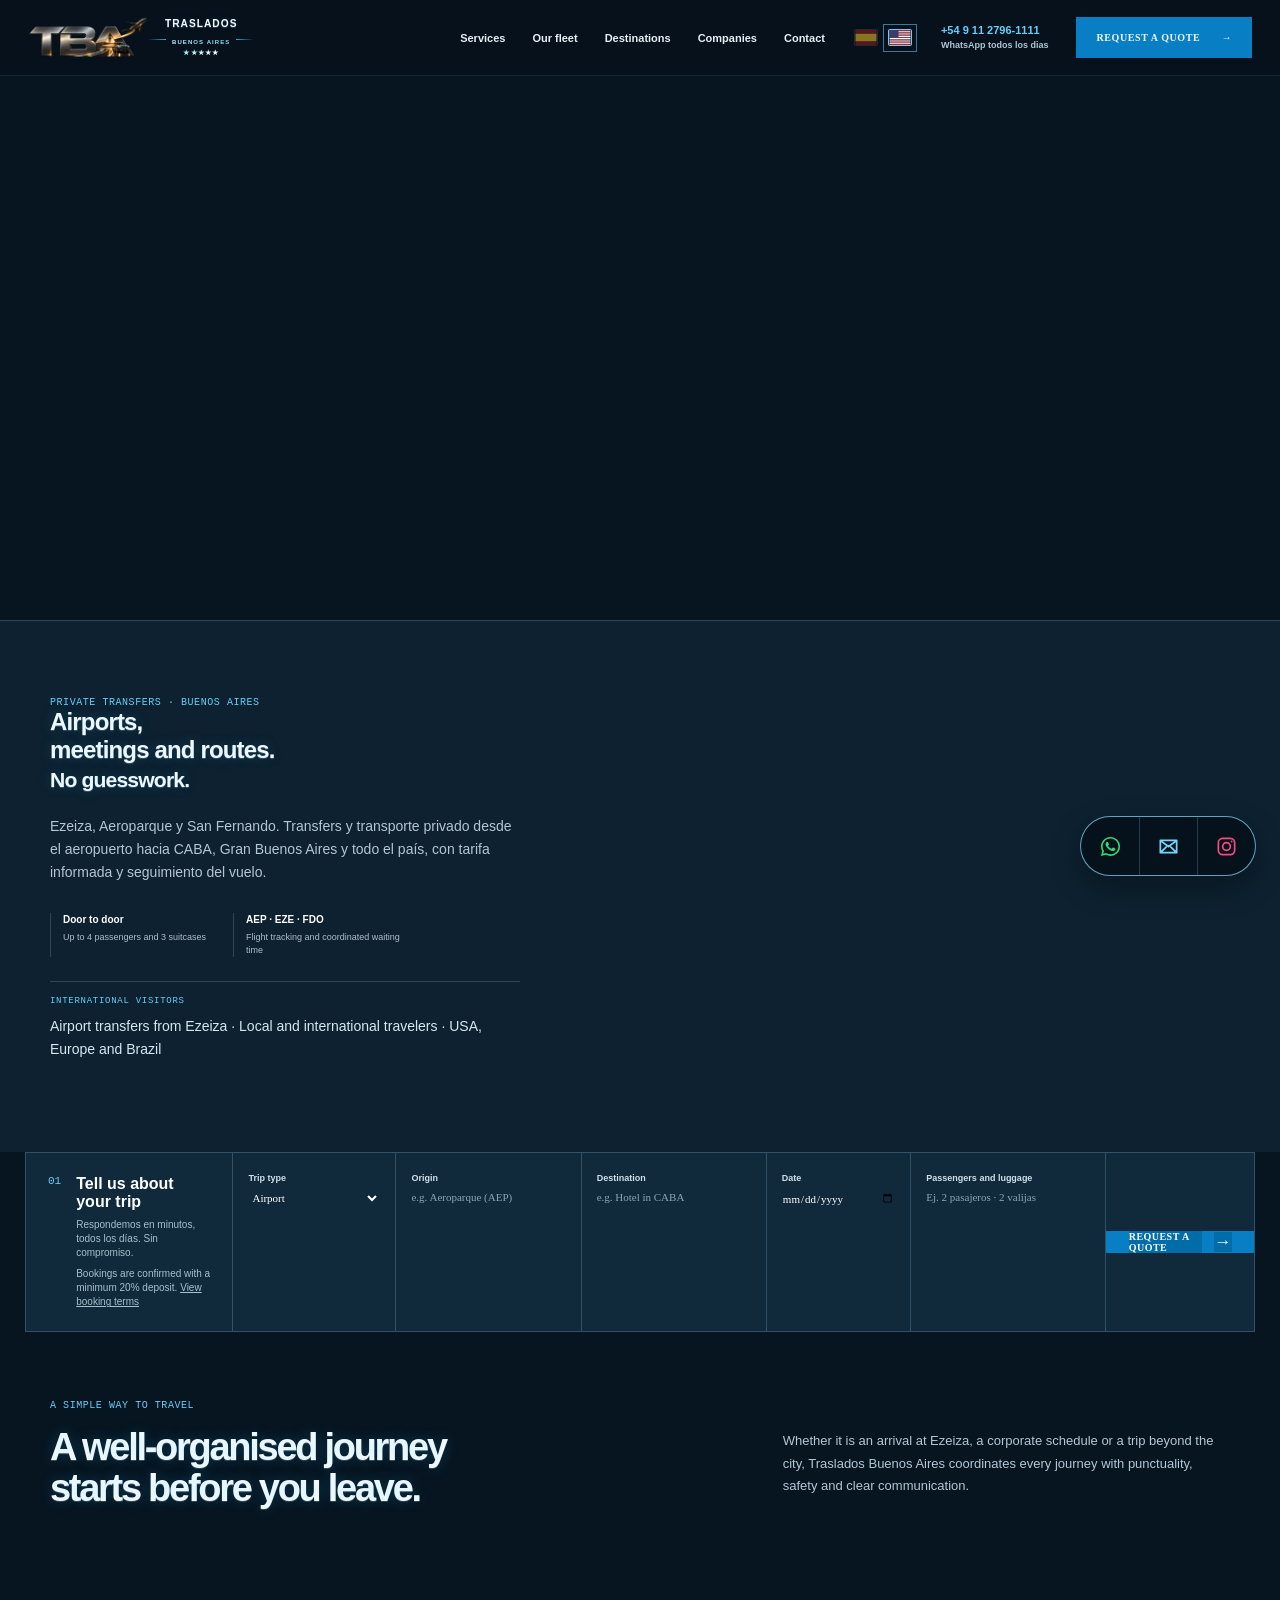
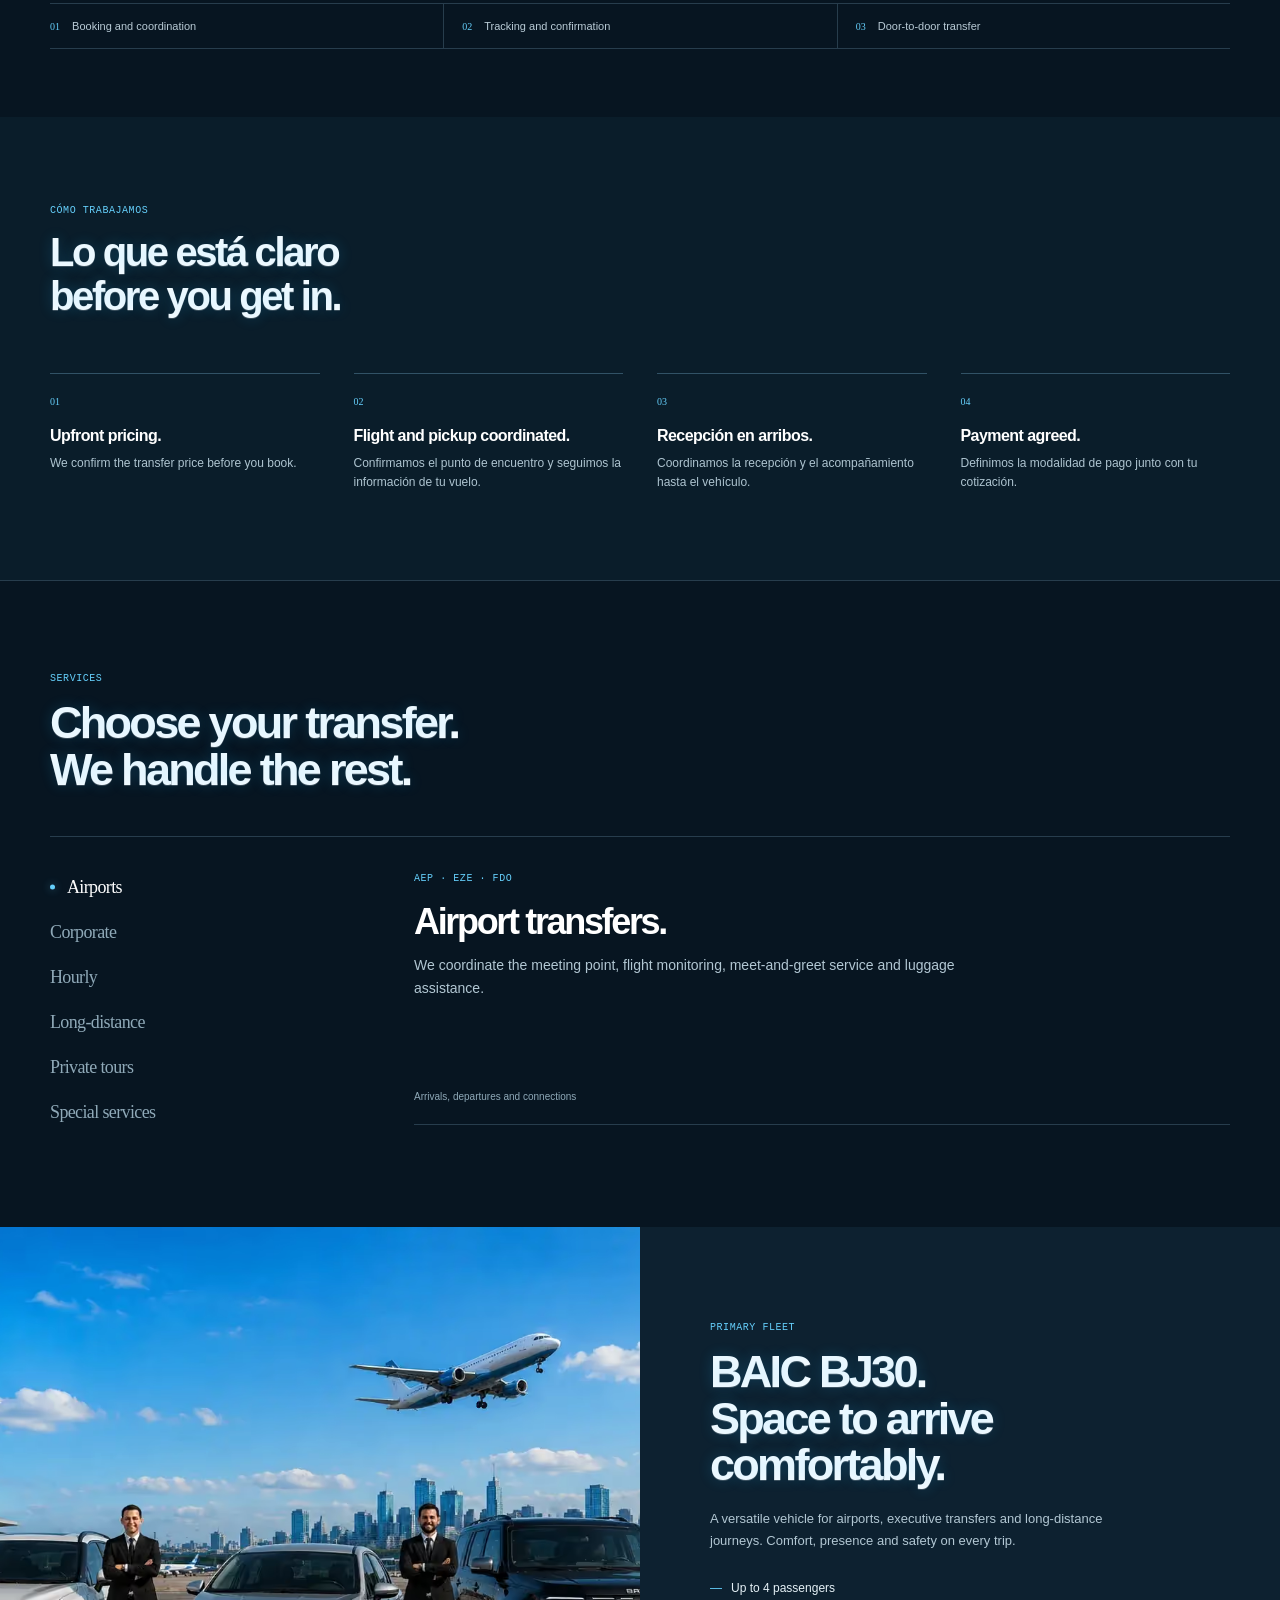
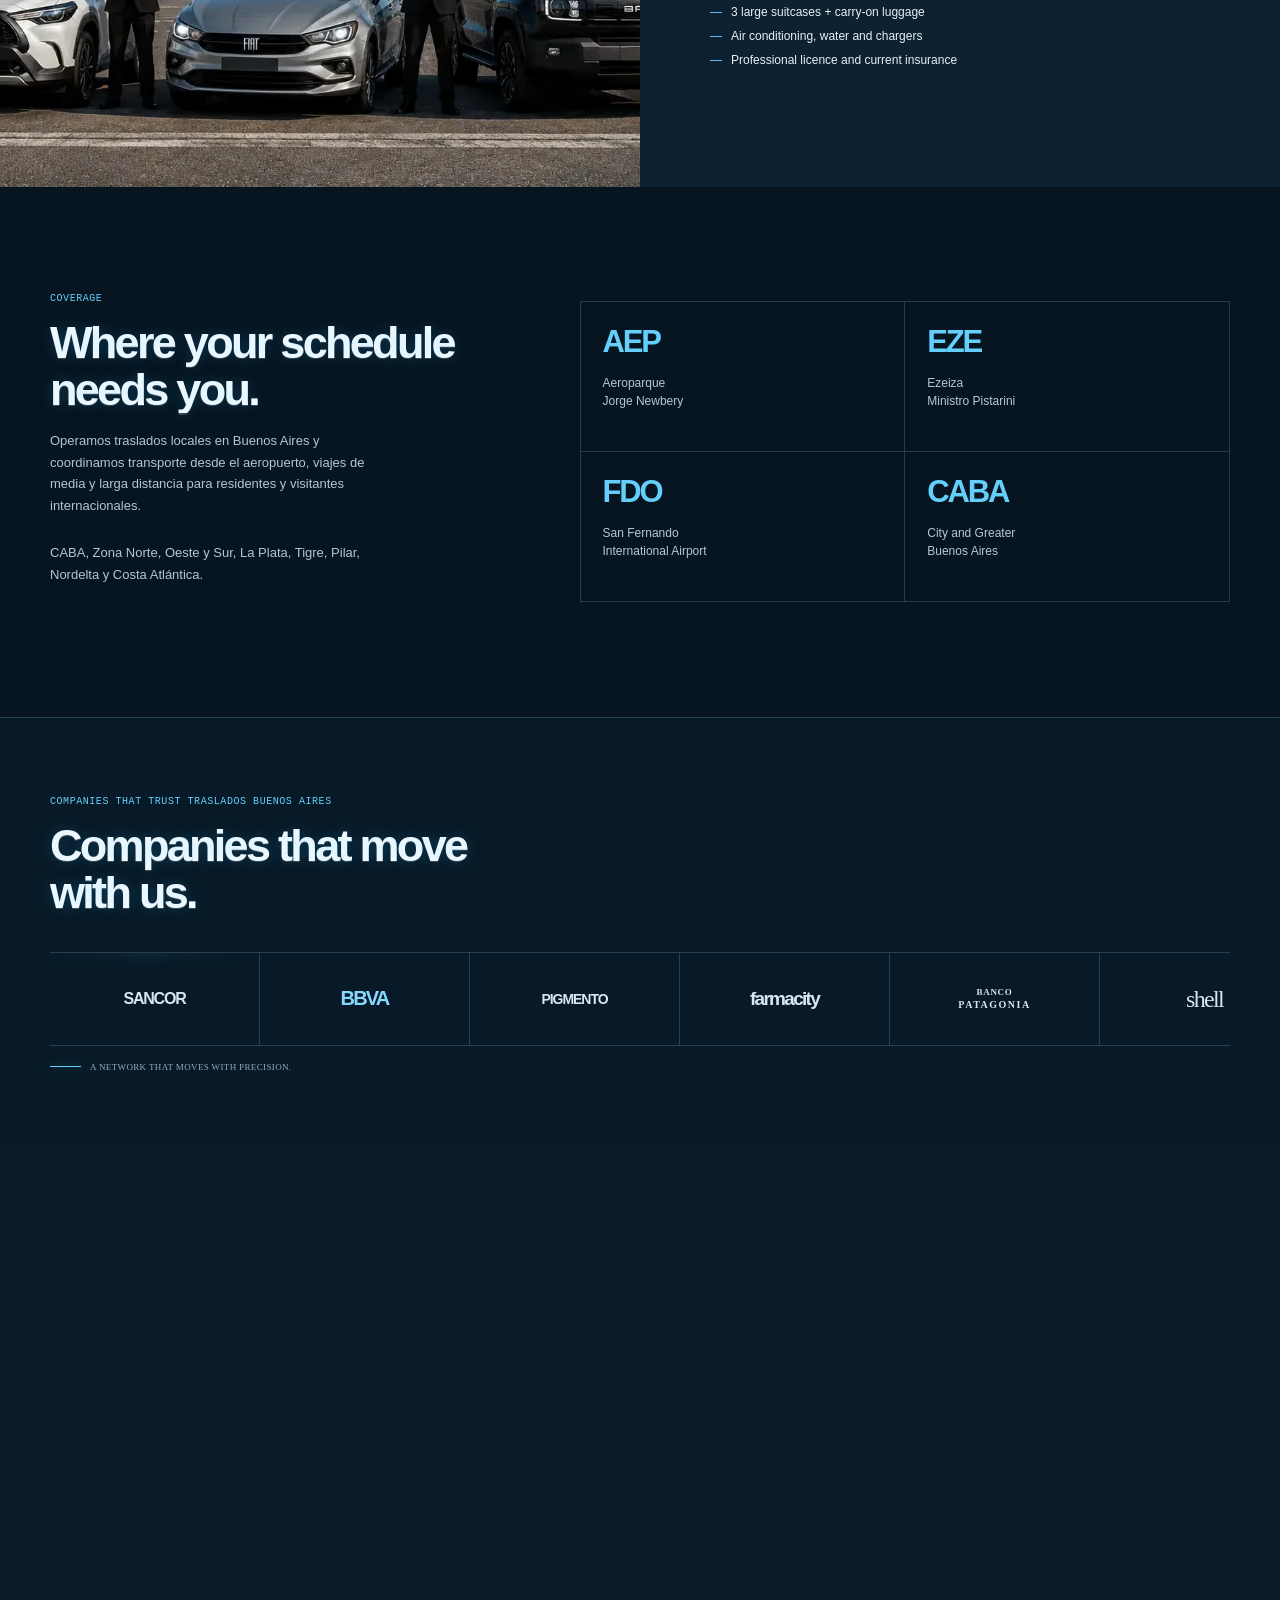
<file: eu/index.html>
<!doctype html>
<html lang="en-GB" data-default-language="en"><head><meta charset="UTF-8"><meta name="viewport" content="width=device-width,initial-scale=1.0"><meta name="description" content="Private airport transfers in Buenos Aires for European travellers. Transport from Ezeiza, Aeroparque and San Fernando with coordination in English."><meta name="robots" content="index,follow"><meta name="geo.region" content="AR-C"><meta name="geo.placename" content="Buenos Aires, Argentina"><link rel="icon" type="image/png" sizes="32x32" href="../assets/favicon-tba-32.png?v=2"><link rel="icon" type="image/png" sizes="192x192" href="../assets/favicon-tba-192.png?v=2"><link rel="icon" type="image/png" sizes="512x512" href="../assets/favicon-tba-icon.png?v=2"><link rel="shortcut icon" href="../assets/favicon-tba-32.png?v=2"><link rel="apple-touch-icon" sizes="180x180" href="../assets/apple-touch-icon.png?v=2"><link rel="canonical" href="https://trasladosbuenosaires.com/eu/"><link rel="alternate" hreflang="es-AR" href="https://trasladosbuenosaires.com/"><link rel="alternate" hreflang="en-US" href="https://trasladosbuenosaires.com/us/"><link rel="alternate" hreflang="zh-CN" href="https://trasladosbuenosaires.com/china/"><link rel="alternate" hreflang="en-GB" href="https://trasladosbuenosaires.com/eu/"><link rel="alternate" hreflang="x-default" href="https://trasladosbuenosaires.com/"><meta property="og:type" content="website"><meta property="og:site_name" content="Traslados Buenos Aires"><meta property="og:title" content="Traslados Buenos Aires | Transfers desde Ezeiza y Aeroparque"><meta property="og:description" content="Transfers y transporte privado desde Ezeiza, Aeroparque y San Fernando para viajes locales e internacionales en Buenos Aires."><meta property="og:url" content="https://trasladosbuenosaires.com/eu/"><meta name="twitter:card" content="summary"><meta name="twitter:title" content="Traslados Buenos Aires | Transfers desde Ezeiza y Aeroparque"><meta name="twitter:description" content="Transfers privados desde el aeropuerto y transporte ejecutivo para Buenos Aires y Argentina."><title>Buenos Aires Airport Transfers for European Travellers | Traslados Buenos Aires</title><script type="application/ld+json">{"@context":"https://schema.org","@type":"LocalBusiness","name":"Traslados Buenos Aires","alternateName":"Traslados Buenos Aires","url":"https://trasladosbuenosaires.com/eu/","description":"Private airport transfers and executive chauffeur service from Ezeiza, Aeroparque and San Fernando in Buenos Aires, Argentina, for local clients and international visitors from the United States, Europe and Brazil.","telephone":"+54 9 11 2796-1111","address":{"@type":"PostalAddress","addressLocality":"Buenos Aires","addressRegion":"Ciudad Autonoma de Buenos Aires","addressCountry":"AR"},"geo":{"@type":"GeoCoordinates","latitude":"-34.6037","longitude":"-58.3816"},"areaServed":[{"@type":"City","name":"Buenos Aires"},{"@type":"AdministrativeArea","name":"Gran Buenos Aires"},{"@type":"Country","name":"Argentina"}],"serviceType":["Airport transfers in Buenos Aires","Transportation from Ezeiza Airport","Transportation from Aeroparque","Ezeiza airport transfer","Aeroparque transfer","Executive chauffeur service","Private transportation","Long-distance travel"],"audience":{"@type":"Audience","audienceType":"Local and international visitors traveling to Buenos Aires from the United States, Europe, Brazil, Germany, China and other countries"},"sameAs":[],"availableLanguage":["Spanish","English","Chinese"]}</script><link rel="describedby" type="text/markdown" href="../llms.txt"><link rel="preload" as="image" href="../assets/tba-airport-arrival.avif" type="image/avif" fetchpriority="high" media="(min-width:701px)"><link rel="preload" as="image" href="../assets/tba-airport-arrival-mobile.avif" type="image/avif" fetchpriority="high" media="(max-width:700px)"><link rel="stylesheet" href="../styles.css?v=5"></head>
<body><header class="site-header"><a class="brand" href="#inicio" aria-label="Traslados Buenos Aires"><img class="brand-logo" src="../assets/tba-logo-compact.webp" alt="Monograma TBA" width="248" height="124" decoding="async"><span class="brand-wordmark"><strong>TRASLADOS</strong><span class="brand-subline"><i aria-hidden="true"></i><small>BUENOS AIRES</small><i aria-hidden="true"></i></span><span class="brand-stars" aria-hidden="true">&#9733;&#9733;&#9733;&#9733;&#9733;</span></span></a><button class="menu-toggle" aria-label="Abrir menú" aria-expanded="false">☰</button><nav class="main-nav"><a href="#servicios">Soluciones</a><a href="#flota">Nuestra flota</a><a href="#cobertura">Destinos</a><a href="#empresa">Empresas</a><a href="#contacto">Contacto</a></nav><div class="lang" aria-label="Selector de idioma"><button class="active" type="button" data-language="es" aria-label="Idioma espanol" aria-pressed="true"><svg class="lang-flag" viewBox="0 0 28 20" aria-hidden="true" focusable="false"><path fill="#AA151B" d="M0 0h28v5H0zM0 15h28v5H0z"/><path fill="#F1BF00" d="M0 5h28v10H0z"/></svg><span class="sr-only">Espanol</span></button><button type="button" data-language="en" aria-label="English language" aria-pressed="false"><svg class="lang-flag" viewBox="0 0 28 20" aria-hidden="true" focusable="false"><path fill="#B22234" d="M0 0h28v1.54H0zm0 3.08h28v1.54H0zm0 3.08h28v1.54H0zm0 3.08h28v1.54H0zm0 3.08h28v1.54H0zm0 3.08h28V20H0z"/><path fill="#FFF" d="M0 1.54h28v1.54H0zm0 3.08h28v1.54H0zm0 3.08h28v1.54H0zm0 3.08h28v1.54H0zm0 3.08h28v1.54H0zm0 3.08h28v1.54H0z"/><path fill="#3C3B6E" d="M0 0h12v10.77H0z"/></svg><span class="sr-only">English</span></button></div><a class="header-phone" href="tel:+5491127961111" aria-label="Llamar al numero internacional"><span>+54 9 11 2796-1111</span><small>WhatsApp todos los dias</small></a><a class="header-cta" href="#reservar">Cotizar traslado <b>→</b></a></header>
<main><section class="hero hero-image-first" id="inicio"><div class="hero-visual"><picture><source media="(max-width:700px)" srcset="../assets/tba-airport-arrival-mobile.avif" type="image/avif"><source media="(max-width:700px)" srcset="../assets/tba-airport-arrival-mobile-optimized.webp" type="image/webp"><source srcset="../assets/tba-airport-arrival.avif" type="image/avif"><source srcset="../assets/tba-airport-arrival-optimized.webp" type="image/webp"><img src="../assets/tba-airport-arrival-optimized.webp" alt="Servicio de traslados privados en la terminal de aeropuerto de Buenos Aires" width="1981" height="794" fetchpriority="high" decoding="async"></picture></div></section><section class="hero-intro"><div class="hero-copy"><p class="kicker">TRASLADOS PRIVADOS &middot; BUENOS AIRES</p><h1>Aeropuertos,<br>reuniones y rutas.<em>Sin improvisar.</em></h1><p>Ezeiza, Aeroparque y San Fernando. Transfers y transporte privado desde el aeropuerto hacia CABA, Gran Buenos Aires y todo el país, con tarifa informada y seguimiento del vuelo.</p><div class="hero-facts"><span><b>Puerta a puerta</b> Hasta 4 pasajeros y 3 valijas</span><span><b>AEP &middot; EZE &middot; FDO</b> Seguimiento de vuelo y espera coordinada</span></div><p class="international-access"><b>VISITANTES INTERNACIONALES</b><span>Airport transfers from Ezeiza &middot; Local and international travelers &middot; USA, Europe and Brazil</span></p></div></section>
<section class="booking" id="reservar" aria-label="Formulario de cotización"><div class="booking-intro"><span>01</span><div><b>Contanos el viaje</b><small>Respondemos en minutos, todos los días. Sin compromiso.</small><small class="booking-deposit">Reserva confirmada con anticipo mínimo del 20%. <a href="../terms.html">Ver términos</a></small></div></div><label>Tipo de viaje<select data-booking-field="Tipo de viaje"><option>Aeropuerto</option><option>Punto a punto</option><option>Auto por hora</option><option>Larga distancia</option></select></label><label>Origen<input data-booking-field="Origen" placeholder="Ej. Aeroparque (AEP)"></label><label>Destino<input data-booking-field="Destino" placeholder="Ej. Hotel en CABA"></label><label>Fecha<input data-booking-field="Fecha" type="date"></label><label>Pasajeros y equipaje<input data-booking-field="Pasajeros y equipaje" placeholder="Ej. 2 pasajeros · 2 valijas"></label><a class="booking-quote" href="https://wa.me/5491127961111" target="_blank" rel="noreferrer"><span>Cotizar</span><b>→</b></a></section>
<section class="intro section"><div><p class="kicker">UNA FORMA SIMPLE DE MOVERSE</p><h2>Un viaje bien resuelto<br>empieza antes de salir.</h2></div><p>Ya sea una llegada a Ezeiza, una agenda corporativa o un viaje al interior, Traslados Buenos Aires coordina el recorrido con puntualidad, seguridad y comunicación clara.</p><div class="intro-metrics"><span><b>01</b> Reserva y coordinación</span><span><b>02</b> Seguimiento y confirmación</span><span><b>03</b> Traslado puerta a puerta</span></div></section><section class="operation" id="como-trabajamos"><div class="operation-inner"><p class="kicker">CÓMO TRABAJAMOS</p><h2>Lo que está claro<br>antes de subir.</h2><div class="steps operation-clarity"><article><span>01</span><h3>Precio informado.</h3><p>Te pasamos el valor del traslado antes de confirmar la reserva.</p></article><article><span>02</span><h3>Vuelo y encuentro coordinados.</h3><p>Confirmamos el punto de encuentro y seguimos la información de tu vuelo.</p></article><article><span>03</span><h3>Recepción en arribos.</h3><p>Coordinamos la recepción y el acompañamiento hasta el vehículo.</p></article><article><span>04</span><h3>Pago acordado.</h3><p>Definimos la modalidad de pago junto con tu cotización.</p></article></div></div></section>
<section class="services section" id="servicios"><div class="section-heading"><p class="kicker">SERVICIOS</p><h2>Elegí el traslado.<br>Nos ocupamos del resto.</h2></div><div class="service-tabs"><div class="service-tab-nav" role="tablist" aria-label="Servicios de Traslados Buenos Aires"><button class="is-active" role="tab" aria-selected="true" data-service="airport">Aeropuertos</button><button role="tab" aria-selected="false" data-service="corporate">Corporativo</button><button role="tab" aria-selected="false" data-service="hourly">Por hora</button><button role="tab" aria-selected="false" data-service="distance">Larga distancia</button><button role="tab" aria-selected="false" data-service="tours">Tours privados</button><button role="tab" aria-selected="false" data-service="special">Especiales</button></div><div class="service-tab-panels"><article class="service-panel is-active" data-panel="airport"><p class="kicker">AEP · EZE · FDO</p><h3>Traslados a aeropuertos.</h3><p>Coordinamos punto de encuentro, monitoreo de vuelo, recepción con cartel y asistencia con equipaje.</p><div class="service-panel-footer"><span>Llegadas, partidas y conexiones</span></div></article><article class="service-panel" data-panel="corporate"><p class="kicker">AGENDA CORPORATIVA</p><h3>Movilidad para empresas.</h3><p>Traslados para ejecutivos, equipos y eventos con recorridos, horarios y puntos de espera definidos de antemano.</p><div class="service-panel-footer"><span>Reuniones, equipos y eventos</span></div></article><article class="service-panel" data-panel="hourly"><p class="kicker">AUTO A DISPOSICIÓN</p><h3>Tiempo a tu favor.</h3><p>Vehículo con chofer para trámites, visitas y recorridos abiertos. La unidad queda disponible durante el tiempo coordinado.</p><div class="service-panel-footer"><span>Mínimo de 3 horas · Kilometraje libre dentro de CABA y GBA</span></div></article><article class="service-panel" data-panel="distance"><p class="kicker">INTERURBANOS</p><h3>Media y larga distancia.</h3><p>Mar del Plata, Rosario, Córdoba, Pinamar y cualquier destino del país. Cotizamos según recorrido, horarios, paradas y equipaje.</p><div class="service-panel-footer"><span>Desde CABA y Gran Buenos Aires</span></div></article><article class="service-panel" data-panel="tours"><p class="kicker">BUENOS AIRES Y ALREDEDORES</p><h3>Recorridos a tu ritmo.</h3><p>Armamos un itinerario privado según intereses, tiempos y los lugares que quieras conocer.</p><div class="service-panel-footer"><span>Ciudad, cultura, compras y paseos</span></div></article><article class="service-panel" data-panel="special"><p class="kicker">ENVÍOS PUERTA A PUERTA</p><h3>Encomiendas y documentación.</h3><p>Mensajería privada para documentos, carpetas o paquetes pequeños. Retiro coordinado y comprobante de entrega.</p><div class="service-panel-footer"><span>Consultas según requerimiento</span></div></article></div></div></section>
<section class="fleet section" id="flota"><div class="fleet-photo"><picture><source srcset="../assets/tba-fleet-airport.avif" type="image/avif"><img src="../assets/tba-fleet-airport-optimized.webp" alt="BAIC BJ30 de Traslados Buenos Aires" width="798" height="793" loading="lazy" decoding="async"></picture></div><div class="fleet-copy"><p class="kicker">FLOTA PRINCIPAL</p><h2>BAIC BJ30.<br>Espacio para llegar cómodo.</h2><p>Una unidad versátil para aeropuertos, traslados ejecutivos y recorridos de larga distancia. Confort, presencia y seguridad en cada viaje.</p><ul><li>Hasta 4 pasajeros</li><li>3 valijas grandes + equipaje de mano</li><li>Aire acondicionado, agua y cargadores</li><li>Chofer con licencia profesional y seguro vigente</li></ul></div></section>
<section class="coverage section" id="cobertura"><div class="coverage-copy"><p class="kicker">COBERTURA</p><h2>Donde tu agenda<br>te necesita.</h2><p>Operamos traslados locales en Buenos Aires y coordinamos transporte desde el aeropuerto, viajes de media y larga distancia para residentes y visitantes internacionales.</p><p class="coverage-zones">CABA, Zona Norte, Oeste y Sur, La Plata, Tigre, Pilar, Nordelta y Costa Atlántica.</p></div><div class="coverage-list"><article><span>AEP</span><p>Aeroparque<br>Jorge Newbery</p></article><article><span>EZE</span><p>Ezeiza<br>Ministro Pistarini</p></article><article><span>FDO</span><p>San Fernando<br>Aeropuerto Internacional</p></article><article><span>CABA</span><p>Ciudad y Gran<br>Buenos Aires</p></article></div></section>
<section class="company section" id="empresa"><div class="section-heading"><p class="kicker">CONFIAN EN TRASLADOS BUENOS AIRES</p><h2>Empresas que se mueven<br>con nosotros.</h2></div><div class="companies-rail" aria-label="Empresas que confían en Traslados Buenos Aires"><div class="companies"><span class="word-sancor">SANCOR</span><span class="word-bbva">BBVA</span><span class="word-pigmento">PIGMENTO</span><span class="word-farmacity">farmacity</span><span class="word-patagonia">BANCO <i>PATAGONIA</i></span><span class="word-shell">shell</span><span class="word-ypf">YPF</span></div><div class="companies companies-copy" aria-hidden="true"><span class="word-sancor">SANCOR</span><span class="word-bbva">BBVA</span><span class="word-pigmento">PIGMENTO</span><span class="word-farmacity">farmacity</span><span class="word-patagonia">BANCO <i>PATAGONIA</i></span><span class="word-shell">shell</span><span class="word-ypf">YPF</span></div></div><p class="company-note"><i></i> Una red que se mueve con precisión.</p></section>
<section class="hotels section" id="hoteles"><div class="hotel-heading"><p class="kicker">TRASLADOS PARA HUÉSPEDES</p><h2>Del aeropuerto<br>al hotel, bien coordinado.</h2><i></i><p>Trabajamos con hoteles de referencia en Buenos Aires para coordinar recepción en aeropuerto, arribos y traslados privados.</p></div><div class="hotel-cards" aria-label="Hoteles con los que trabaja Traslados Buenos Aires"><article class="hotel-card hotel-four hotel-photo"><img class="hotel-thumb" src="../assets/four-seasons-buenos-aires.webp" alt="Fachada del Four Seasons Hotel Buenos Aires" width="1254" height="1254" loading="lazy" decoding="async"></article><article class="hotel-card hotel-alvear hotel-photo"><img class="hotel-thumb" src="../assets/alvear-palace-buenos-aires.webp" alt="Fachada de Alvear Palace Hotel" width="1254" height="1254" loading="lazy" decoding="async"></article><article class="hotel-card hotel-park hotel-photo"><img class="hotel-thumb" src="../assets/park-hyatt-buenos-aires.webp" alt="Fachada de Park Hyatt Buenos Aires" width="1254" height="1254" loading="lazy" decoding="async"></article><article class="hotel-card hotel-sofitel hotel-photo"><img class="hotel-thumb" src="../assets/sofitel-buenos-aires.webp" alt="Fachada del Sofitel Buenos Aires" width="1254" height="1254" loading="lazy" decoding="async"></article><article class="hotel-card hotel-nh hotel-photo"><img class="hotel-thumb" src="../assets/nh-hotels-buenos-aires.webp" alt="Fachada de NH Hotels Buenos Aires City" width="1254" height="1254" loading="lazy" decoding="async"></article><article class="hotel-card hotel-sheraton"><img class="hotel-thumb" src="../assets/sheraton-buenos-aires.webp" alt="Fachada del Sheraton Buenos Aires" width="1254" height="1254" loading="lazy" decoding="async"></article><article class="hotel-card hotel-bisonte hotel-photo"><img class="hotel-thumb" src="../assets/hotel-bisonte-buenos-aires.webp" alt="Fachada del Hotel Bisonte Buenos Aires" width="1254" height="1254" loading="lazy" decoding="async"></article><article class="hotel-card hotel-dora hotel-photo"><img class="hotel-thumb" src="../assets/dora-hotel-buenos-aires.webp" alt="Fachada del Hotel D Ora Buenos Aires" width="1254" height="1254" loading="lazy" decoding="async"></article></div></section>
<section class="gallery section" id="recorridos"><div class="gallery-heading"><div><p class="kicker">BUENOS AIRES A TU RITMO</p><h2>La ciudad también<br>es parte del viaje.</h2></div><p>Recorridos privados diseñados alrededor de tus intereses, tus tiempos y tus paradas.</p></div><div class="gallery-grid gallery-routes"><article class="place-obelisco"><span>4 H</span><h3>Clásicos porteños<br><small>Obelisco, Plaza de Mayo, Recoleta y Puerto Madero</small></h3></article><article class="place-caminito"><span>3 H</span><h3>Sur histórico<br><small>San Telmo, Caminito y La Boca</small></h3></article><article class="place-jardin"><span>A MEDIDA</span><h3>Buenos Aires a tu ritmo<br><small>Itinerario privado según tus intereses</small></h3></article></div></section>
</main>
<footer id="contacto"><div class="footer-grid"><div><a class="brand" href="#inicio" aria-label="Traslados Buenos Aires"><img class="brand-logo" src="../assets/tba-logo-compact.webp" alt="Monograma TBA" width="248" height="124" decoding="async"><span class="brand-wordmark"><strong>TRASLADOS</strong><span class="brand-subline"><i aria-hidden="true"></i><small>BUENOS AIRES</small><i aria-hidden="true"></i></span><span class="brand-stars" aria-hidden="true">&#9733;&#9733;&#9733;&#9733;&#9733;</span></span></a><p>Movilidad ejecutiva para personas, empresas e instituciones.</p></div><div><b>NAVEGACIÓN</b><a href="#servicios">Servicios</a><a href="#flota">Flota</a><a href="#cobertura">Cobertura</a></div><div class="contact-panel"><b>CONTACTO</b><a class="contact-entry" href="tel:+5491127961111" aria-label="Llamar al numero internacional"><span class="contact-icon" aria-hidden="true"><svg width="20" height="20" viewBox="0 0 24 24"><defs><linearGradient id="contact-phone-gradient" x1="5" y1="4" x2="19" y2="20" gradientUnits="userSpaceOnUse"><stop stop-color="#62ecff"/><stop offset=".52" stop-color="#8770ff"/><stop offset="1" stop-color="#f145c4"/></linearGradient></defs><path d="M7.3 3.7 5.6 5.2c-1 1-1 2.5-.5 3.8 1.7 4.1 5 7.4 9.1 9.1 1.3.5 2.8.5 3.8-.5l1.5-1.7-3.1-2.1-1.2 1.2c-2.2-1-3.9-2.7-4.9-4.9l1.2-1.2-2.1-3.2Z" fill="none" stroke="url(#contact-phone-gradient)" stroke-width="1.8" stroke-linecap="round" stroke-linejoin="round"/></svg></span><span class="contact-value">+54 9 11 2796-1111</span></a><a class="contact-entry" href="mailto:consulta@trasladobuenosaires.com" aria-label="Enviar email"><span class="contact-icon" aria-hidden="true"><svg width="20" height="20" viewBox="0 0 24 24"><defs><linearGradient id="contact-mail-gradient" x1="5" y1="4" x2="19" y2="20" gradientUnits="userSpaceOnUse"><stop stop-color="#62ecff"/><stop offset=".52" stop-color="#8770ff"/><stop offset="1" stop-color="#f145c4"/></linearGradient></defs><rect x="3.5" y="5.5" width="17" height="13" rx="1.7" fill="none" stroke="url(#contact-mail-gradient)" stroke-width="1.8"/><path d="m4.6 6.7 7.4 5.5 7.4-5.5M4.6 17.4l5.1-5M19.4 17.4l-5.1-5" fill="none" stroke="url(#contact-mail-gradient)" stroke-width="1.8" stroke-linecap="round" stroke-linejoin="round"/></svg></span><span class="contact-value">consulta@trasladobuenosaires.com</span></a><div class="contact-entry contact-location"><span class="contact-icon" aria-hidden="true"><svg width="20" height="20" viewBox="0 0 24 24"><defs><linearGradient id="contact-pin-gradient" x1="5" y1="4" x2="19" y2="20" gradientUnits="userSpaceOnUse"><stop stop-color="#62ecff"/><stop offset=".52" stop-color="#8770ff"/><stop offset="1" stop-color="#f145c4"/></linearGradient></defs><path d="M12 21s6-5.3 6-11a6 6 0 1 0-12 0c0 5.7 6 11 6 11Z" fill="none" stroke="url(#contact-pin-gradient)" stroke-width="1.8"/><circle cx="12" cy="10" r="2" fill="url(#contact-pin-gradient)"/></svg></span><span class="contact-value">Buenos Aires, Argentina</span></div></div></div><div class="copyright">&copy; 2026 Traslados Buenos Aires &middot; Buenos Aires, Argentina &middot; Todos los derechos reservados. &middot; <a href="../privacy.html">Privacidad</a> &middot; <a href="../terms.html">Términos de reserva</a></div></footer><nav class="contact-pill" aria-label="Canales de contacto"><a href="https://wa.me/5491127961111" target="_blank" rel="noreferrer" aria-label="Abrir WhatsApp"><svg viewBox="0 0 24 24" aria-hidden="true" focusable="false"><path d="M19.05 4.94A9.87 9.87 0 0 0 12.04 2C6.58 2 2.13 6.45 2.13 11.91c0 1.75.46 3.46 1.33 4.96L2 22l5.27-1.38a9.9 9.9 0 0 0 4.76 1.21h.01c5.46 0 9.91-4.45 9.91-9.91a9.84 9.84 0 0 0-2.9-6.98Zm-7.01 15.22h-.01a8.24 8.24 0 0 1-4.2-1.15l-.3-.18-3.13.82.84-3.05-.2-.32a8.2 8.2 0 0 1-1.25-4.37c0-4.54 3.7-8.24 8.25-8.24a8.17 8.17 0 0 1 5.84 2.43 8.2 8.2 0 0 1 2.41 5.82c0 4.55-3.7 8.24-8.25 8.24Zm4.52-6.18c-.25-.13-1.47-.73-1.7-.81-.23-.09-.4-.13-.57.13-.17.25-.66.81-.81.98-.15.17-.3.19-.55.06-.25-.13-1.06-.39-2.01-1.25-.74-.66-1.24-1.48-1.38-1.73-.15-.25-.02-.39.11-.52.11-.11.25-.3.38-.44.13-.15.17-.25.25-.42.08-.17.04-.32-.02-.44-.06-.13-.57-1.37-.78-1.87-.2-.49-.41-.42-.57-.43h-.49c-.17 0-.44.06-.67.32-.23.25-.88.86-.88 2.1s.9 2.44 1.02 2.61c.13.17 1.77 2.7 4.28 3.79.6.26 1.07.42 1.44.54.6.19 1.15.16 1.58.1.48-.07 1.47-.6 1.68-1.18.21-.57.21-1.06.15-1.17-.06-.11-.23-.17-.48-.3Z" fill="currentColor"/></svg></a><a href="mailto:consulta@trasladobuenosaires.com" aria-label="Enviar email"><svg viewBox="0 0 24 24" aria-hidden="true" focusable="false"><path d="M3.5 5.5h17v13h-17zM4.6 6.6 12 12l7.4-5.4M4.6 17.4l5.2-5M19.4 17.4l-5.2-5" fill="none" stroke="currentColor" stroke-width="1.8" stroke-linecap="round" stroke-linejoin="round"/></svg></a><a href="https://www.instagram.com/transladobuenosaires?stkn=MXFkZzZjN2V1eWow" target="_blank" rel="noreferrer" aria-label="Abrir Instagram"><svg viewBox="0 0 24 24" aria-hidden="true" focusable="false"><rect x="3.5" y="3.5" width="17" height="17" rx="4.5" fill="none" stroke="currentColor" stroke-width="1.8"/><circle cx="12" cy="12" r="4" fill="none" stroke="currentColor" stroke-width="1.8"/><circle cx="17.4" cy="6.7" r="1" fill="currentColor"/></svg></a></nav><script src="../script.js?v=5"></script></body></html>
</file>
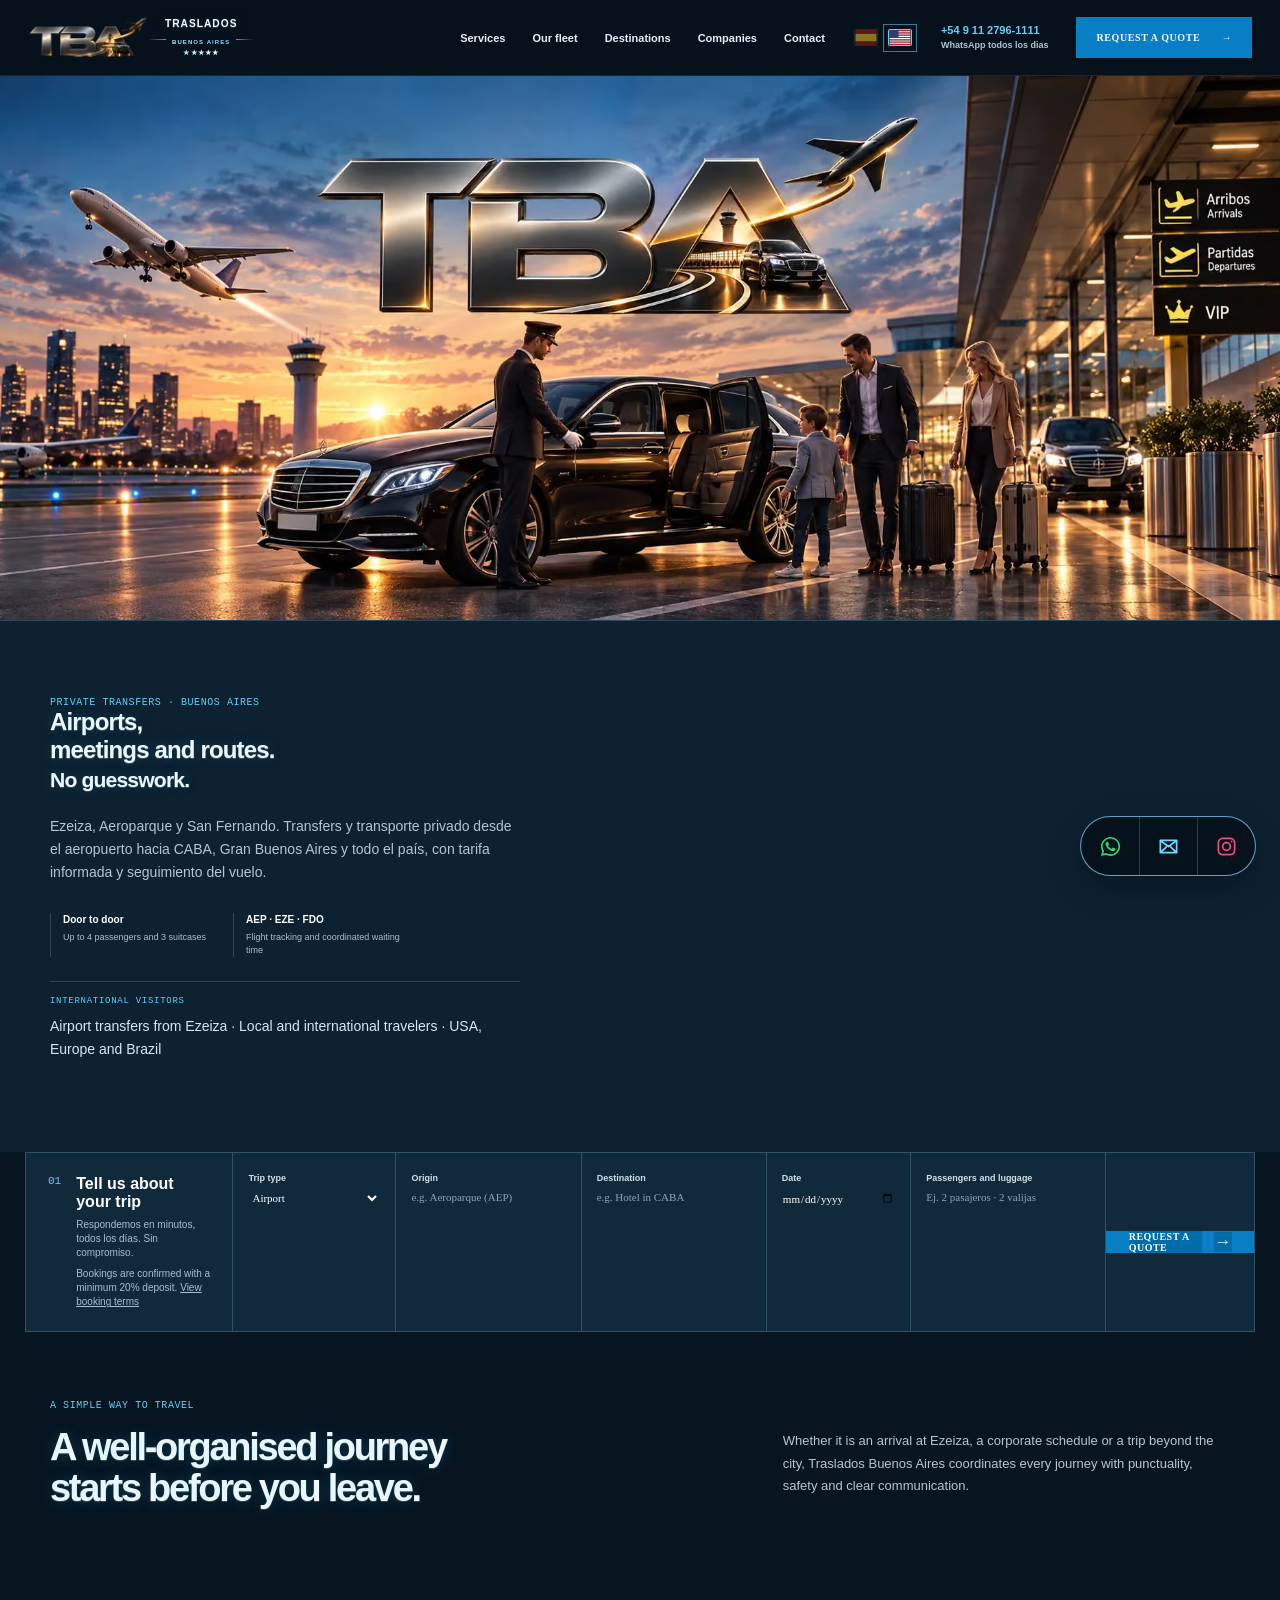
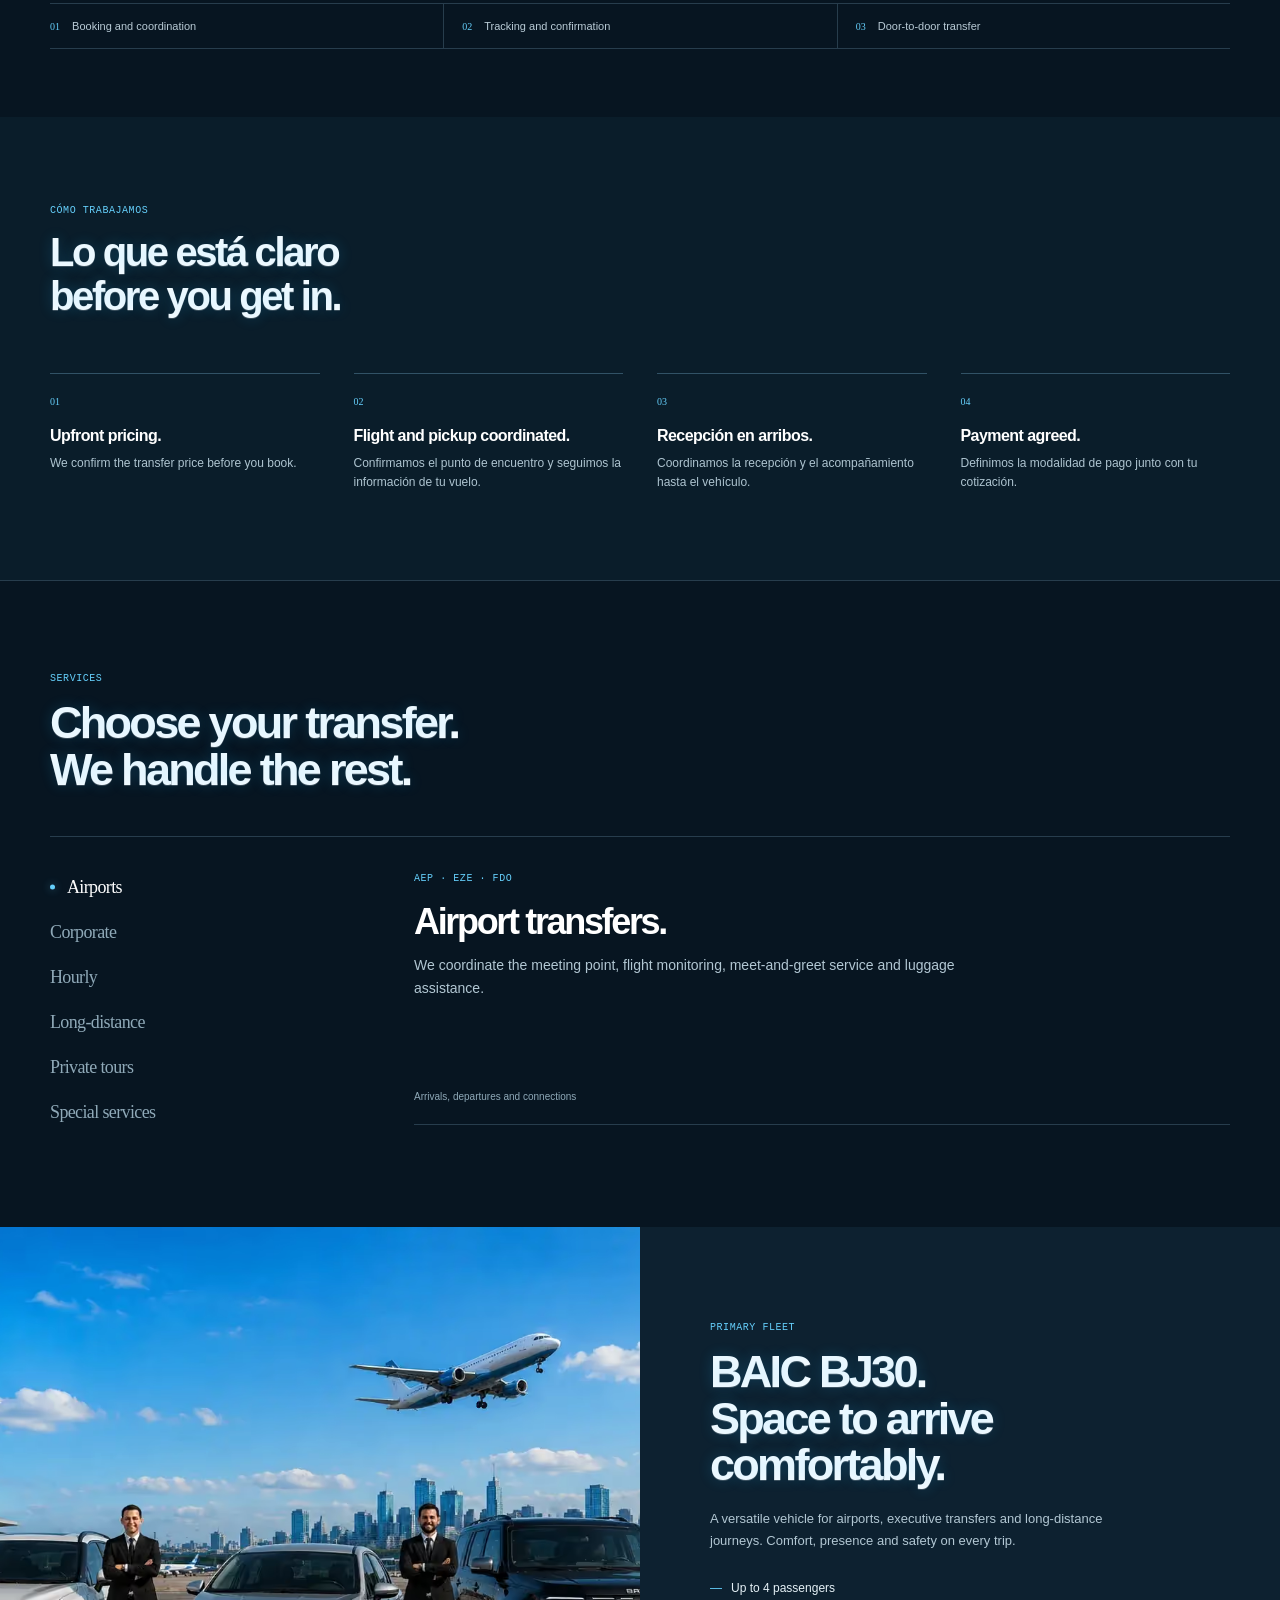
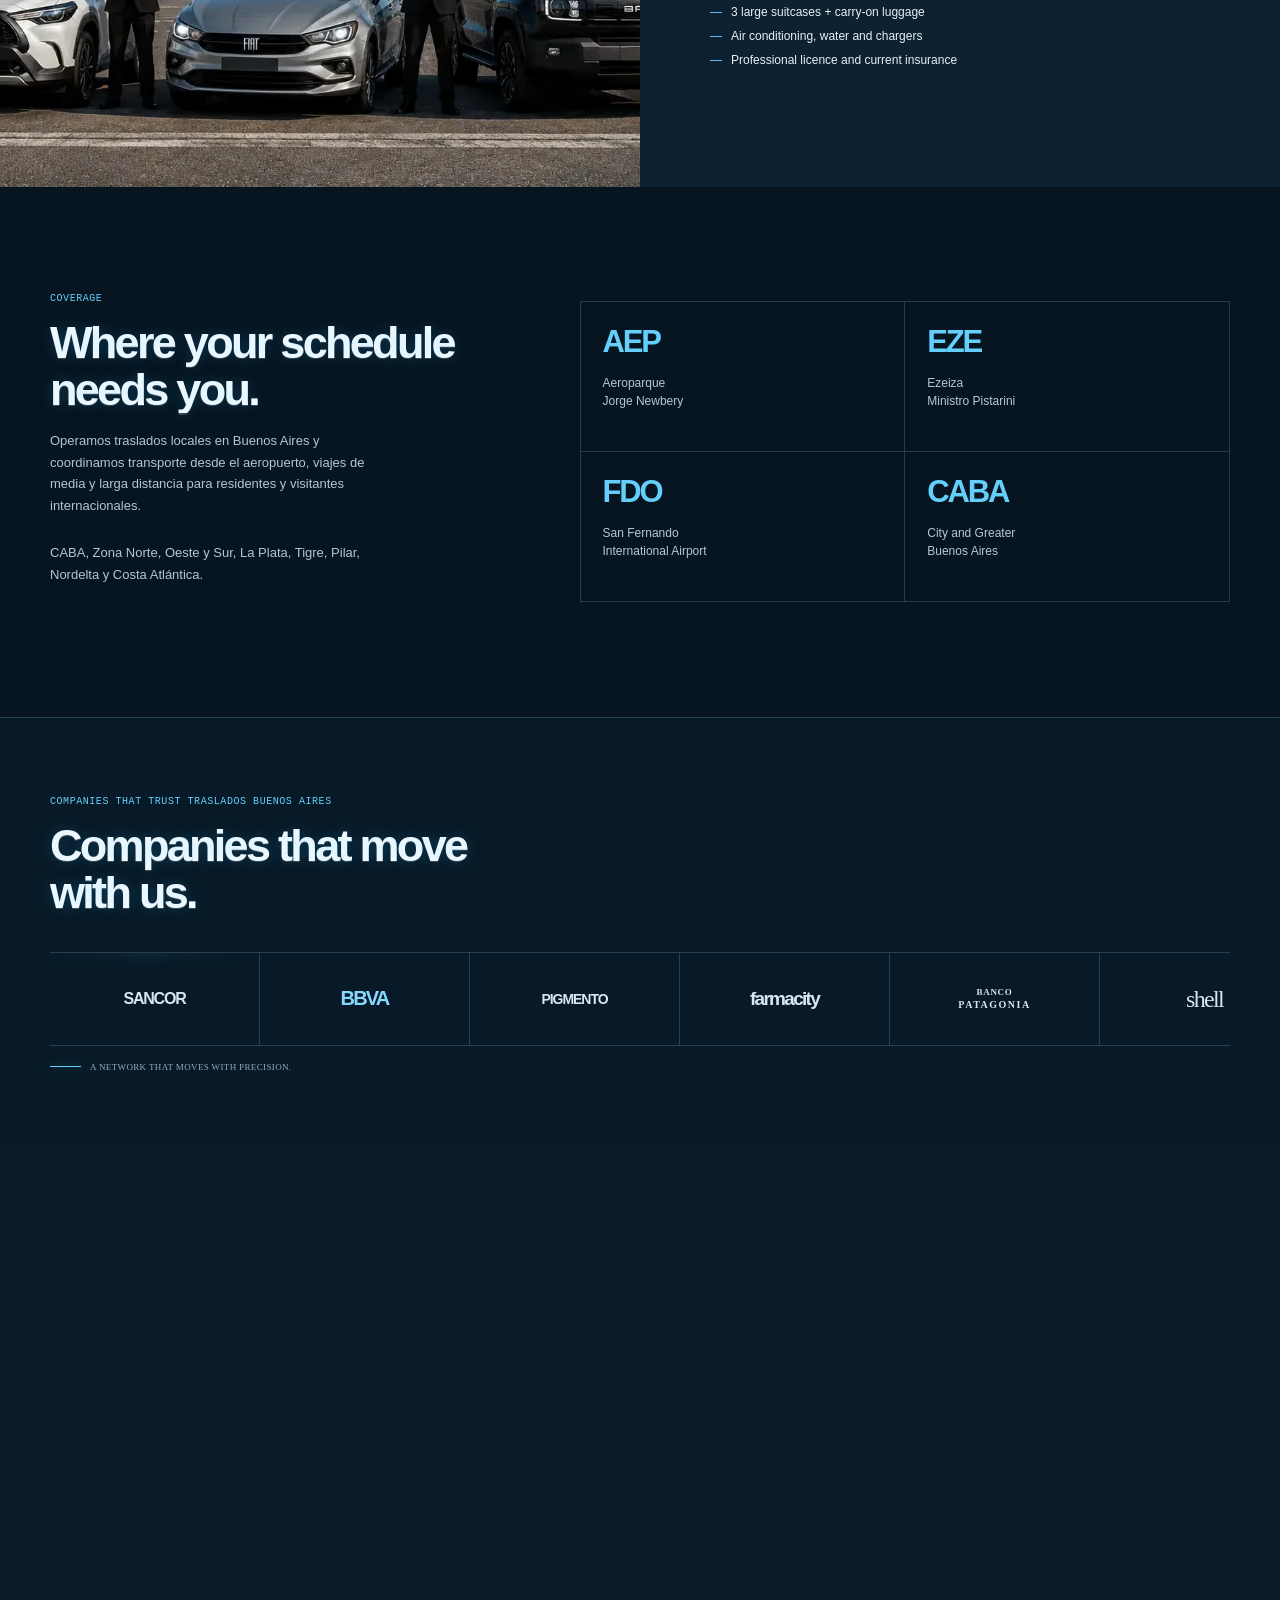
<file: us/index.html>
<!doctype html>
<html lang="en-US" data-default-language="en"><head><meta charset="UTF-8"><meta name="viewport" content="width=device-width,initial-scale=1.0"><meta name="description" content="Private Buenos Aires airport transfers from Ezeiza, Aeroparque and San Fernando. English-speaking coordination for travelers from the United States."><meta name="robots" content="index,follow"><meta name="geo.region" content="AR-C"><meta name="geo.placename" content="Buenos Aires, Argentina"><link rel="icon" type="image/png" sizes="32x32" href="../assets/favicon-tba-32.png?v=2"><link rel="icon" type="image/png" sizes="192x192" href="../assets/favicon-tba-192.png?v=2"><link rel="icon" type="image/png" sizes="512x512" href="../assets/favicon-tba-icon.png?v=2"><link rel="shortcut icon" href="../assets/favicon-tba-32.png?v=2"><link rel="apple-touch-icon" sizes="180x180" href="../assets/apple-touch-icon.png?v=2"><link rel="canonical" href="https://trasladosbuenosaires.com/us/"><link rel="alternate" hreflang="es-AR" href="https://trasladosbuenosaires.com/"><link rel="alternate" hreflang="en-US" href="https://trasladosbuenosaires.com/us/"><link rel="alternate" hreflang="zh-CN" href="https://trasladosbuenosaires.com/china/"><link rel="alternate" hreflang="en-GB" href="https://trasladosbuenosaires.com/eu/"><link rel="alternate" hreflang="x-default" href="https://trasladosbuenosaires.com/"><meta property="og:type" content="website"><meta property="og:site_name" content="Traslados Buenos Aires"><meta property="og:title" content="Traslados Buenos Aires | Transfers desde Ezeiza y Aeroparque"><meta property="og:description" content="Transfers y transporte privado desde Ezeiza, Aeroparque y San Fernando para viajes locales e internacionales en Buenos Aires."><meta property="og:url" content="https://trasladosbuenosaires.com/us/"><meta name="twitter:card" content="summary"><meta name="twitter:title" content="Traslados Buenos Aires | Transfers desde Ezeiza y Aeroparque"><meta name="twitter:description" content="Transfers privados desde el aeropuerto y transporte ejecutivo para Buenos Aires y Argentina."><title>Buenos Aires Airport Transfers for US Travelers | Traslados Buenos Aires</title><script type="application/ld+json">{"@context":"https://schema.org","@type":"LocalBusiness","name":"Traslados Buenos Aires","alternateName":"Traslados Buenos Aires","url":"https://trasladosbuenosaires.com/us/","description":"Private airport transfers and executive chauffeur service from Ezeiza, Aeroparque and San Fernando in Buenos Aires, Argentina, for local clients and international visitors from the United States, Europe and Brazil.","telephone":"+54 9 11 2796-1111","address":{"@type":"PostalAddress","addressLocality":"Buenos Aires","addressRegion":"Ciudad Autonoma de Buenos Aires","addressCountry":"AR"},"geo":{"@type":"GeoCoordinates","latitude":"-34.6037","longitude":"-58.3816"},"areaServed":[{"@type":"City","name":"Buenos Aires"},{"@type":"AdministrativeArea","name":"Gran Buenos Aires"},{"@type":"Country","name":"Argentina"}],"serviceType":["Airport transfers in Buenos Aires","Transportation from Ezeiza Airport","Transportation from Aeroparque","Ezeiza airport transfer","Aeroparque transfer","Executive chauffeur service","Private transportation","Long-distance travel"],"audience":{"@type":"Audience","audienceType":"Local and international visitors traveling to Buenos Aires from the United States, Europe, Brazil, Germany, China and other countries"},"sameAs":[],"availableLanguage":["Spanish","English","Chinese"]}</script><link rel="describedby" type="text/markdown" href="../llms.txt"><link rel="preload" as="image" href="../assets/tba-airport-arrival.avif" type="image/avif" fetchpriority="high" media="(min-width:701px)"><link rel="preload" as="image" href="../assets/tba-airport-arrival-mobile.avif" type="image/avif" fetchpriority="high" media="(max-width:700px)"><link rel="stylesheet" href="../styles.css?v=5"></head>
<body><header class="site-header"><a class="brand" href="#inicio" aria-label="Traslados Buenos Aires"><img class="brand-logo" src="../assets/tba-logo-compact.webp" alt="Monograma TBA" width="248" height="124" decoding="async"><span class="brand-wordmark"><strong>TRASLADOS</strong><span class="brand-subline"><i aria-hidden="true"></i><small>BUENOS AIRES</small><i aria-hidden="true"></i></span><span class="brand-stars" aria-hidden="true">&#9733;&#9733;&#9733;&#9733;&#9733;</span></span></a><button class="menu-toggle" aria-label="Abrir menú" aria-expanded="false">☰</button><nav class="main-nav"><a href="#servicios">Soluciones</a><a href="#flota">Nuestra flota</a><a href="#cobertura">Destinos</a><a href="#empresa">Empresas</a><a href="#contacto">Contacto</a></nav><div class="lang" aria-label="Selector de idioma"><button class="active" type="button" data-language="es" aria-label="Idioma espanol" aria-pressed="true"><svg class="lang-flag" viewBox="0 0 28 20" aria-hidden="true" focusable="false"><path fill="#AA151B" d="M0 0h28v5H0zM0 15h28v5H0z"/><path fill="#F1BF00" d="M0 5h28v10H0z"/></svg><span class="sr-only">Espanol</span></button><button type="button" data-language="en" aria-label="English language" aria-pressed="false"><svg class="lang-flag" viewBox="0 0 28 20" aria-hidden="true" focusable="false"><path fill="#B22234" d="M0 0h28v1.54H0zm0 3.08h28v1.54H0zm0 3.08h28v1.54H0zm0 3.08h28v1.54H0zm0 3.08h28v1.54H0zm0 3.08h28V20H0z"/><path fill="#FFF" d="M0 1.54h28v1.54H0zm0 3.08h28v1.54H0zm0 3.08h28v1.54H0zm0 3.08h28v1.54H0zm0 3.08h28v1.54H0zm0 3.08h28v1.54H0z"/><path fill="#3C3B6E" d="M0 0h12v10.77H0z"/></svg><span class="sr-only">English</span></button></div><a class="header-phone" href="tel:+5491127961111" aria-label="Llamar al numero internacional"><span>+54 9 11 2796-1111</span><small>WhatsApp todos los dias</small></a><a class="header-cta" href="#reservar">Cotizar traslado <b>→</b></a></header>
<main><section class="hero hero-image-first" id="inicio"><div class="hero-visual"><picture><source media="(max-width:700px)" srcset="../assets/tba-airport-arrival-mobile.avif" type="image/avif"><source media="(max-width:700px)" srcset="../assets/tba-airport-arrival-mobile-optimized.webp" type="image/webp"><source srcset="../assets/tba-airport-arrival.avif" type="image/avif"><source srcset="../assets/tba-airport-arrival-optimized.webp" type="image/webp"><img src="../assets/tba-airport-arrival-optimized.webp" alt="Servicio de traslados privados en la terminal de aeropuerto de Buenos Aires" width="1981" height="794" fetchpriority="high" decoding="async"></picture></div></section><section class="hero-intro"><div class="hero-copy"><p class="kicker">TRASLADOS PRIVADOS &middot; BUENOS AIRES</p><h1>Aeropuertos,<br>reuniones y rutas.<em>Sin improvisar.</em></h1><p>Ezeiza, Aeroparque y San Fernando. Transfers y transporte privado desde el aeropuerto hacia CABA, Gran Buenos Aires y todo el país, con tarifa informada y seguimiento del vuelo.</p><div class="hero-facts"><span><b>Puerta a puerta</b> Hasta 4 pasajeros y 3 valijas</span><span><b>AEP &middot; EZE &middot; FDO</b> Seguimiento de vuelo y espera coordinada</span></div><p class="international-access"><b>VISITANTES INTERNACIONALES</b><span>Airport transfers from Ezeiza &middot; Local and international travelers &middot; USA, Europe and Brazil</span></p></div></section>
<section class="booking" id="reservar" aria-label="Formulario de cotización"><div class="booking-intro"><span>01</span><div><b>Contanos el viaje</b><small>Respondemos en minutos, todos los días. Sin compromiso.</small><small class="booking-deposit">Reserva confirmada con anticipo mínimo del 20%. <a href="../terms.html">Ver términos</a></small></div></div><label>Tipo de viaje<select data-booking-field="Tipo de viaje"><option>Aeropuerto</option><option>Punto a punto</option><option>Auto por hora</option><option>Larga distancia</option></select></label><label>Origen<input data-booking-field="Origen" placeholder="Ej. Aeroparque (AEP)"></label><label>Destino<input data-booking-field="Destino" placeholder="Ej. Hotel en CABA"></label><label>Fecha<input data-booking-field="Fecha" type="date"></label><label>Pasajeros y equipaje<input data-booking-field="Pasajeros y equipaje" placeholder="Ej. 2 pasajeros · 2 valijas"></label><a class="booking-quote" href="https://wa.me/5491127961111" target="_blank" rel="noreferrer"><span>Cotizar</span><b>→</b></a></section>
<section class="intro section"><div><p class="kicker">UNA FORMA SIMPLE DE MOVERSE</p><h2>Un viaje bien resuelto<br>empieza antes de salir.</h2></div><p>Ya sea una llegada a Ezeiza, una agenda corporativa o un viaje al interior, Traslados Buenos Aires coordina el recorrido con puntualidad, seguridad y comunicación clara.</p><div class="intro-metrics"><span><b>01</b> Reserva y coordinación</span><span><b>02</b> Seguimiento y confirmación</span><span><b>03</b> Traslado puerta a puerta</span></div></section><section class="operation" id="como-trabajamos"><div class="operation-inner"><p class="kicker">CÓMO TRABAJAMOS</p><h2>Lo que está claro<br>antes de subir.</h2><div class="steps operation-clarity"><article><span>01</span><h3>Precio informado.</h3><p>Te pasamos el valor del traslado antes de confirmar la reserva.</p></article><article><span>02</span><h3>Vuelo y encuentro coordinados.</h3><p>Confirmamos el punto de encuentro y seguimos la información de tu vuelo.</p></article><article><span>03</span><h3>Recepción en arribos.</h3><p>Coordinamos la recepción y el acompañamiento hasta el vehículo.</p></article><article><span>04</span><h3>Pago acordado.</h3><p>Definimos la modalidad de pago junto con tu cotización.</p></article></div></div></section>
<section class="services section" id="servicios"><div class="section-heading"><p class="kicker">SERVICIOS</p><h2>Elegí el traslado.<br>Nos ocupamos del resto.</h2></div><div class="service-tabs"><div class="service-tab-nav" role="tablist" aria-label="Servicios de Traslados Buenos Aires"><button class="is-active" role="tab" aria-selected="true" data-service="airport">Aeropuertos</button><button role="tab" aria-selected="false" data-service="corporate">Corporativo</button><button role="tab" aria-selected="false" data-service="hourly">Por hora</button><button role="tab" aria-selected="false" data-service="distance">Larga distancia</button><button role="tab" aria-selected="false" data-service="tours">Tours privados</button><button role="tab" aria-selected="false" data-service="special">Especiales</button></div><div class="service-tab-panels"><article class="service-panel is-active" data-panel="airport"><p class="kicker">AEP · EZE · FDO</p><h3>Traslados a aeropuertos.</h3><p>Coordinamos punto de encuentro, monitoreo de vuelo, recepción con cartel y asistencia con equipaje.</p><div class="service-panel-footer"><span>Llegadas, partidas y conexiones</span></div></article><article class="service-panel" data-panel="corporate"><p class="kicker">AGENDA CORPORATIVA</p><h3>Movilidad para empresas.</h3><p>Traslados para ejecutivos, equipos y eventos con recorridos, horarios y puntos de espera definidos de antemano.</p><div class="service-panel-footer"><span>Reuniones, equipos y eventos</span></div></article><article class="service-panel" data-panel="hourly"><p class="kicker">AUTO A DISPOSICIÓN</p><h3>Tiempo a tu favor.</h3><p>Vehículo con chofer para trámites, visitas y recorridos abiertos. La unidad queda disponible durante el tiempo coordinado.</p><div class="service-panel-footer"><span>Mínimo de 3 horas · Kilometraje libre dentro de CABA y GBA</span></div></article><article class="service-panel" data-panel="distance"><p class="kicker">INTERURBANOS</p><h3>Media y larga distancia.</h3><p>Mar del Plata, Rosario, Córdoba, Pinamar y cualquier destino del país. Cotizamos según recorrido, horarios, paradas y equipaje.</p><div class="service-panel-footer"><span>Desde CABA y Gran Buenos Aires</span></div></article><article class="service-panel" data-panel="tours"><p class="kicker">BUENOS AIRES Y ALREDEDORES</p><h3>Recorridos a tu ritmo.</h3><p>Armamos un itinerario privado según intereses, tiempos y los lugares que quieras conocer.</p><div class="service-panel-footer"><span>Ciudad, cultura, compras y paseos</span></div></article><article class="service-panel" data-panel="special"><p class="kicker">ENVÍOS PUERTA A PUERTA</p><h3>Encomiendas y documentación.</h3><p>Mensajería privada para documentos, carpetas o paquetes pequeños. Retiro coordinado y comprobante de entrega.</p><div class="service-panel-footer"><span>Consultas según requerimiento</span></div></article></div></div></section>
<section class="fleet section" id="flota"><div class="fleet-photo"><picture><source srcset="../assets/tba-fleet-airport.avif" type="image/avif"><img src="../assets/tba-fleet-airport-optimized.webp" alt="BAIC BJ30 de Traslados Buenos Aires" width="798" height="793" loading="lazy" decoding="async"></picture></div><div class="fleet-copy"><p class="kicker">FLOTA PRINCIPAL</p><h2>BAIC BJ30.<br>Espacio para llegar cómodo.</h2><p>Una unidad versátil para aeropuertos, traslados ejecutivos y recorridos de larga distancia. Confort, presencia y seguridad en cada viaje.</p><ul><li>Hasta 4 pasajeros</li><li>3 valijas grandes + equipaje de mano</li><li>Aire acondicionado, agua y cargadores</li><li>Chofer con licencia profesional y seguro vigente</li></ul></div></section>
<section class="coverage section" id="cobertura"><div class="coverage-copy"><p class="kicker">COBERTURA</p><h2>Donde tu agenda<br>te necesita.</h2><p>Operamos traslados locales en Buenos Aires y coordinamos transporte desde el aeropuerto, viajes de media y larga distancia para residentes y visitantes internacionales.</p><p class="coverage-zones">CABA, Zona Norte, Oeste y Sur, La Plata, Tigre, Pilar, Nordelta y Costa Atlántica.</p></div><div class="coverage-list"><article><span>AEP</span><p>Aeroparque<br>Jorge Newbery</p></article><article><span>EZE</span><p>Ezeiza<br>Ministro Pistarini</p></article><article><span>FDO</span><p>San Fernando<br>Aeropuerto Internacional</p></article><article><span>CABA</span><p>Ciudad y Gran<br>Buenos Aires</p></article></div></section>
<section class="company section" id="empresa"><div class="section-heading"><p class="kicker">CONFIAN EN TRASLADOS BUENOS AIRES</p><h2>Empresas que se mueven<br>con nosotros.</h2></div><div class="companies-rail" aria-label="Empresas que confían en Traslados Buenos Aires"><div class="companies"><span class="word-sancor">SANCOR</span><span class="word-bbva">BBVA</span><span class="word-pigmento">PIGMENTO</span><span class="word-farmacity">farmacity</span><span class="word-patagonia">BANCO <i>PATAGONIA</i></span><span class="word-shell">shell</span><span class="word-ypf">YPF</span></div><div class="companies companies-copy" aria-hidden="true"><span class="word-sancor">SANCOR</span><span class="word-bbva">BBVA</span><span class="word-pigmento">PIGMENTO</span><span class="word-farmacity">farmacity</span><span class="word-patagonia">BANCO <i>PATAGONIA</i></span><span class="word-shell">shell</span><span class="word-ypf">YPF</span></div></div><p class="company-note"><i></i> Una red que se mueve con precisión.</p></section>
<section class="hotels section" id="hoteles"><div class="hotel-heading"><p class="kicker">TRASLADOS PARA HUÉSPEDES</p><h2>Del aeropuerto<br>al hotel, bien coordinado.</h2><i></i><p>Trabajamos con hoteles de referencia en Buenos Aires para coordinar recepción en aeropuerto, arribos y traslados privados.</p></div><div class="hotel-cards" aria-label="Hoteles con los que trabaja Traslados Buenos Aires"><article class="hotel-card hotel-four hotel-photo"><img class="hotel-thumb" src="../assets/four-seasons-buenos-aires.webp" alt="Fachada del Four Seasons Hotel Buenos Aires" width="1254" height="1254" loading="lazy" decoding="async"></article><article class="hotel-card hotel-alvear hotel-photo"><img class="hotel-thumb" src="../assets/alvear-palace-buenos-aires.webp" alt="Fachada de Alvear Palace Hotel" width="1254" height="1254" loading="lazy" decoding="async"></article><article class="hotel-card hotel-park hotel-photo"><img class="hotel-thumb" src="../assets/park-hyatt-buenos-aires.webp" alt="Fachada de Park Hyatt Buenos Aires" width="1254" height="1254" loading="lazy" decoding="async"></article><article class="hotel-card hotel-sofitel hotel-photo"><img class="hotel-thumb" src="../assets/sofitel-buenos-aires.webp" alt="Fachada del Sofitel Buenos Aires" width="1254" height="1254" loading="lazy" decoding="async"></article><article class="hotel-card hotel-nh hotel-photo"><img class="hotel-thumb" src="../assets/nh-hotels-buenos-aires.webp" alt="Fachada de NH Hotels Buenos Aires City" width="1254" height="1254" loading="lazy" decoding="async"></article><article class="hotel-card hotel-sheraton"><img class="hotel-thumb" src="../assets/sheraton-buenos-aires.webp" alt="Fachada del Sheraton Buenos Aires" width="1254" height="1254" loading="lazy" decoding="async"></article><article class="hotel-card hotel-bisonte hotel-photo"><img class="hotel-thumb" src="../assets/hotel-bisonte-buenos-aires.webp" alt="Fachada del Hotel Bisonte Buenos Aires" width="1254" height="1254" loading="lazy" decoding="async"></article><article class="hotel-card hotel-dora hotel-photo"><img class="hotel-thumb" src="../assets/dora-hotel-buenos-aires.webp" alt="Fachada del Hotel D Ora Buenos Aires" width="1254" height="1254" loading="lazy" decoding="async"></article></div></section>
<section class="gallery section" id="recorridos"><div class="gallery-heading"><div><p class="kicker">BUENOS AIRES A TU RITMO</p><h2>La ciudad también<br>es parte del viaje.</h2></div><p>Recorridos privados diseñados alrededor de tus intereses, tus tiempos y tus paradas.</p></div><div class="gallery-grid gallery-routes"><article class="place-obelisco"><span>4 H</span><h3>Clásicos porteños<br><small>Obelisco, Plaza de Mayo, Recoleta y Puerto Madero</small></h3></article><article class="place-caminito"><span>3 H</span><h3>Sur histórico<br><small>San Telmo, Caminito y La Boca</small></h3></article><article class="place-jardin"><span>A MEDIDA</span><h3>Buenos Aires a tu ritmo<br><small>Itinerario privado según tus intereses</small></h3></article></div></section>
</main>
<footer id="contacto"><div class="footer-grid"><div><a class="brand" href="#inicio" aria-label="Traslados Buenos Aires"><img class="brand-logo" src="../assets/tba-logo-compact.webp" alt="Monograma TBA" width="248" height="124" decoding="async"><span class="brand-wordmark"><strong>TRASLADOS</strong><span class="brand-subline"><i aria-hidden="true"></i><small>BUENOS AIRES</small><i aria-hidden="true"></i></span><span class="brand-stars" aria-hidden="true">&#9733;&#9733;&#9733;&#9733;&#9733;</span></span></a><p>Movilidad ejecutiva para personas, empresas e instituciones.</p></div><div><b>NAVEGACIÓN</b><a href="#servicios">Servicios</a><a href="#flota">Flota</a><a href="#cobertura">Cobertura</a></div><div class="contact-panel"><b>CONTACTO</b><a class="contact-entry" href="tel:+5491127961111" aria-label="Llamar al numero internacional"><span class="contact-icon" aria-hidden="true"><svg width="20" height="20" viewBox="0 0 24 24"><defs><linearGradient id="contact-phone-gradient" x1="5" y1="4" x2="19" y2="20" gradientUnits="userSpaceOnUse"><stop stop-color="#62ecff"/><stop offset=".52" stop-color="#8770ff"/><stop offset="1" stop-color="#f145c4"/></linearGradient></defs><path d="M7.3 3.7 5.6 5.2c-1 1-1 2.5-.5 3.8 1.7 4.1 5 7.4 9.1 9.1 1.3.5 2.8.5 3.8-.5l1.5-1.7-3.1-2.1-1.2 1.2c-2.2-1-3.9-2.7-4.9-4.9l1.2-1.2-2.1-3.2Z" fill="none" stroke="url(#contact-phone-gradient)" stroke-width="1.8" stroke-linecap="round" stroke-linejoin="round"/></svg></span><span class="contact-value">+54 9 11 2796-1111</span></a><a class="contact-entry" href="mailto:consulta@trasladobuenosaires.com" aria-label="Enviar email"><span class="contact-icon" aria-hidden="true"><svg width="20" height="20" viewBox="0 0 24 24"><defs><linearGradient id="contact-mail-gradient" x1="5" y1="4" x2="19" y2="20" gradientUnits="userSpaceOnUse"><stop stop-color="#62ecff"/><stop offset=".52" stop-color="#8770ff"/><stop offset="1" stop-color="#f145c4"/></linearGradient></defs><rect x="3.5" y="5.5" width="17" height="13" rx="1.7" fill="none" stroke="url(#contact-mail-gradient)" stroke-width="1.8"/><path d="m4.6 6.7 7.4 5.5 7.4-5.5M4.6 17.4l5.1-5M19.4 17.4l-5.1-5" fill="none" stroke="url(#contact-mail-gradient)" stroke-width="1.8" stroke-linecap="round" stroke-linejoin="round"/></svg></span><span class="contact-value">consulta@trasladobuenosaires.com</span></a><div class="contact-entry contact-location"><span class="contact-icon" aria-hidden="true"><svg width="20" height="20" viewBox="0 0 24 24"><defs><linearGradient id="contact-pin-gradient" x1="5" y1="4" x2="19" y2="20" gradientUnits="userSpaceOnUse"><stop stop-color="#62ecff"/><stop offset=".52" stop-color="#8770ff"/><stop offset="1" stop-color="#f145c4"/></linearGradient></defs><path d="M12 21s6-5.3 6-11a6 6 0 1 0-12 0c0 5.7 6 11 6 11Z" fill="none" stroke="url(#contact-pin-gradient)" stroke-width="1.8"/><circle cx="12" cy="10" r="2" fill="url(#contact-pin-gradient)"/></svg></span><span class="contact-value">Buenos Aires, Argentina</span></div></div></div><div class="copyright">&copy; 2026 Traslados Buenos Aires &middot; Buenos Aires, Argentina &middot; Todos los derechos reservados. &middot; <a href="../privacy.html">Privacidad</a> &middot; <a href="../terms.html">Términos de reserva</a></div></footer><nav class="contact-pill" aria-label="Canales de contacto"><a href="https://wa.me/5491127961111" target="_blank" rel="noreferrer" aria-label="Abrir WhatsApp"><svg viewBox="0 0 24 24" aria-hidden="true" focusable="false"><path d="M19.05 4.94A9.87 9.87 0 0 0 12.04 2C6.58 2 2.13 6.45 2.13 11.91c0 1.75.46 3.46 1.33 4.96L2 22l5.27-1.38a9.9 9.9 0 0 0 4.76 1.21h.01c5.46 0 9.91-4.45 9.91-9.91a9.84 9.84 0 0 0-2.9-6.98Zm-7.01 15.22h-.01a8.24 8.24 0 0 1-4.2-1.15l-.3-.18-3.13.82.84-3.05-.2-.32a8.2 8.2 0 0 1-1.25-4.37c0-4.54 3.7-8.24 8.25-8.24a8.17 8.17 0 0 1 5.84 2.43 8.2 8.2 0 0 1 2.41 5.82c0 4.55-3.7 8.24-8.25 8.24Zm4.52-6.18c-.25-.13-1.47-.73-1.7-.81-.23-.09-.4-.13-.57.13-.17.25-.66.81-.81.98-.15.17-.3.19-.55.06-.25-.13-1.06-.39-2.01-1.25-.74-.66-1.24-1.48-1.38-1.73-.15-.25-.02-.39.11-.52.11-.11.25-.3.38-.44.13-.15.17-.25.25-.42.08-.17.04-.32-.02-.44-.06-.13-.57-1.37-.78-1.87-.2-.49-.41-.42-.57-.43h-.49c-.17 0-.44.06-.67.32-.23.25-.88.86-.88 2.1s.9 2.44 1.02 2.61c.13.17 1.77 2.7 4.28 3.79.6.26 1.07.42 1.44.54.6.19 1.15.16 1.58.1.48-.07 1.47-.6 1.68-1.18.21-.57.21-1.06.15-1.17-.06-.11-.23-.17-.48-.3Z" fill="currentColor"/></svg></a><a href="mailto:consulta@trasladobuenosaires.com" aria-label="Enviar email"><svg viewBox="0 0 24 24" aria-hidden="true" focusable="false"><path d="M3.5 5.5h17v13h-17zM4.6 6.6 12 12l7.4-5.4M4.6 17.4l5.2-5M19.4 17.4l-5.2-5" fill="none" stroke="currentColor" stroke-width="1.8" stroke-linecap="round" stroke-linejoin="round"/></svg></a><a href="https://www.instagram.com/transladobuenosaires?stkn=MXFkZzZjN2V1eWow" target="_blank" rel="noreferrer" aria-label="Abrir Instagram"><svg viewBox="0 0 24 24" aria-hidden="true" focusable="false"><rect x="3.5" y="3.5" width="17" height="17" rx="4.5" fill="none" stroke="currentColor" stroke-width="1.8"/><circle cx="12" cy="12" r="4" fill="none" stroke="currentColor" stroke-width="1.8"/><circle cx="17.4" cy="6.7" r="1" fill="currentColor"/></svg></a></nav><script src="../script.js?v=5"></script></body></html>
</file>
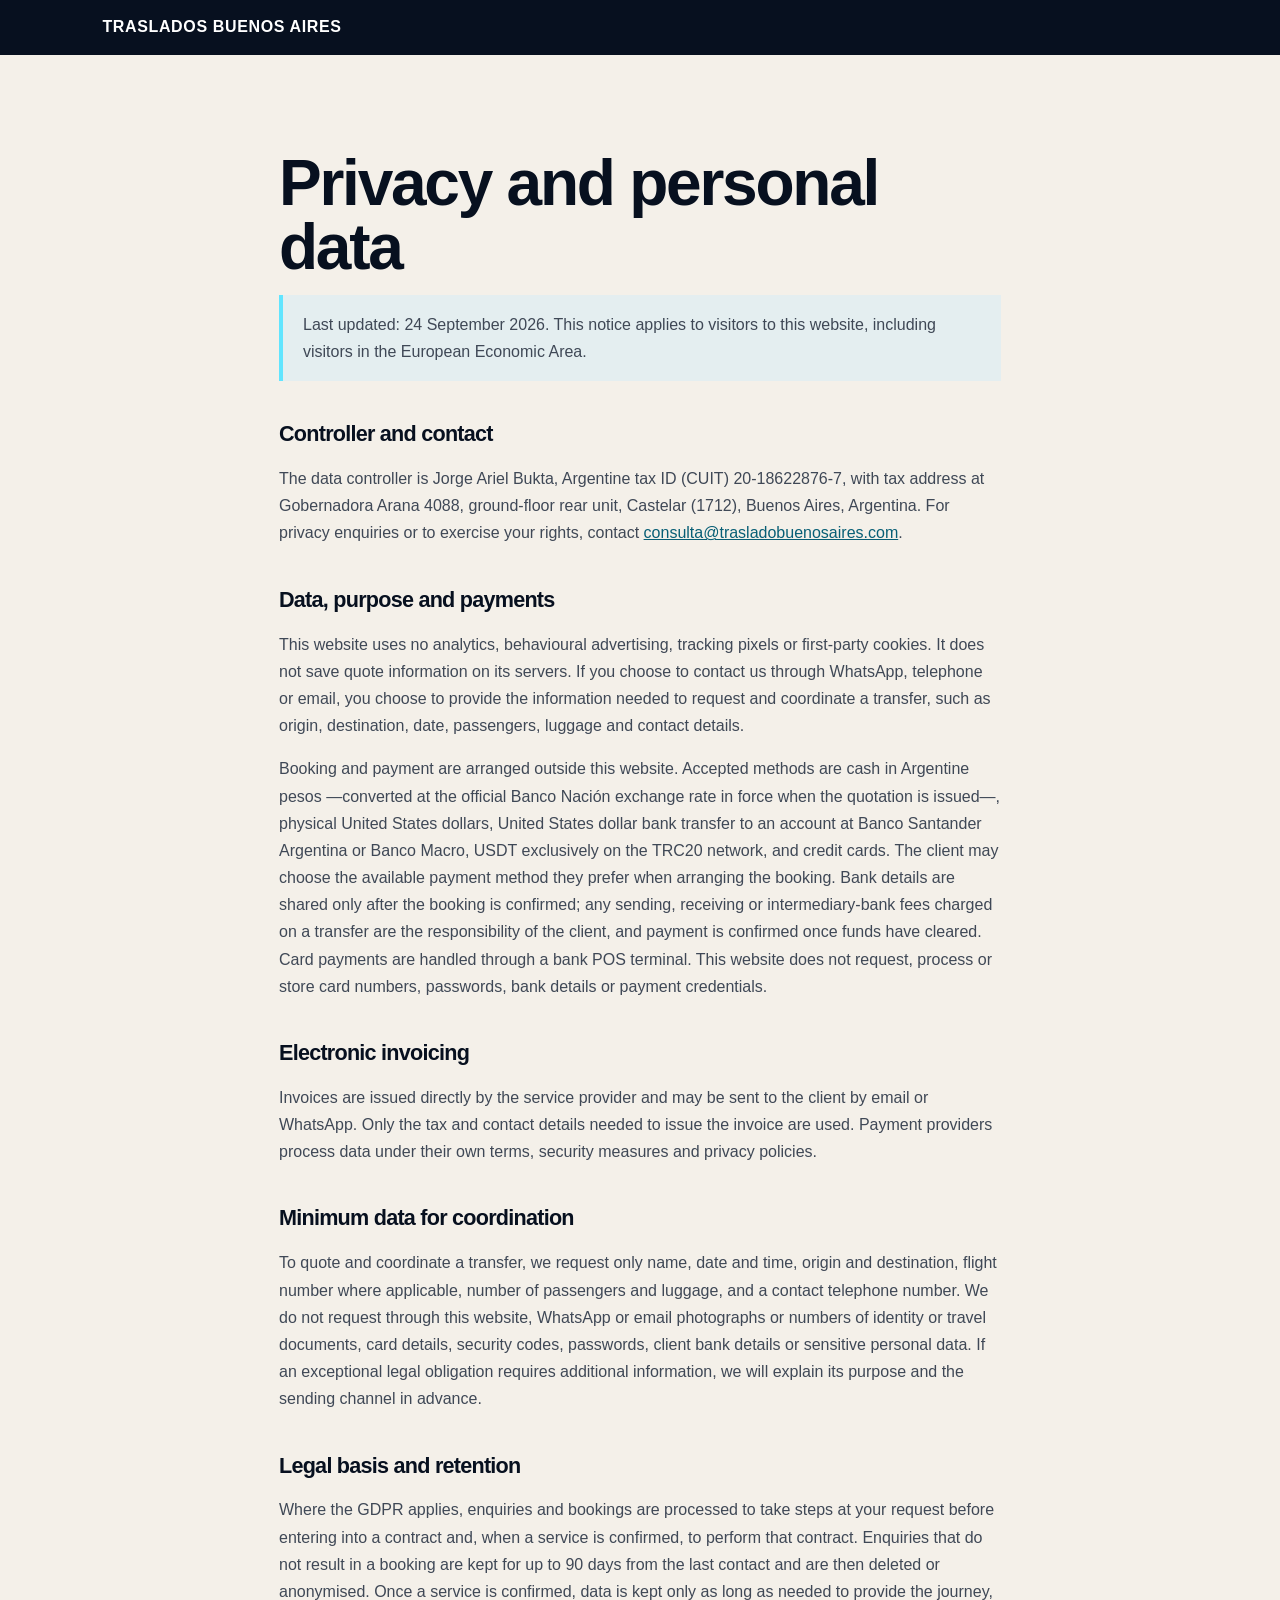
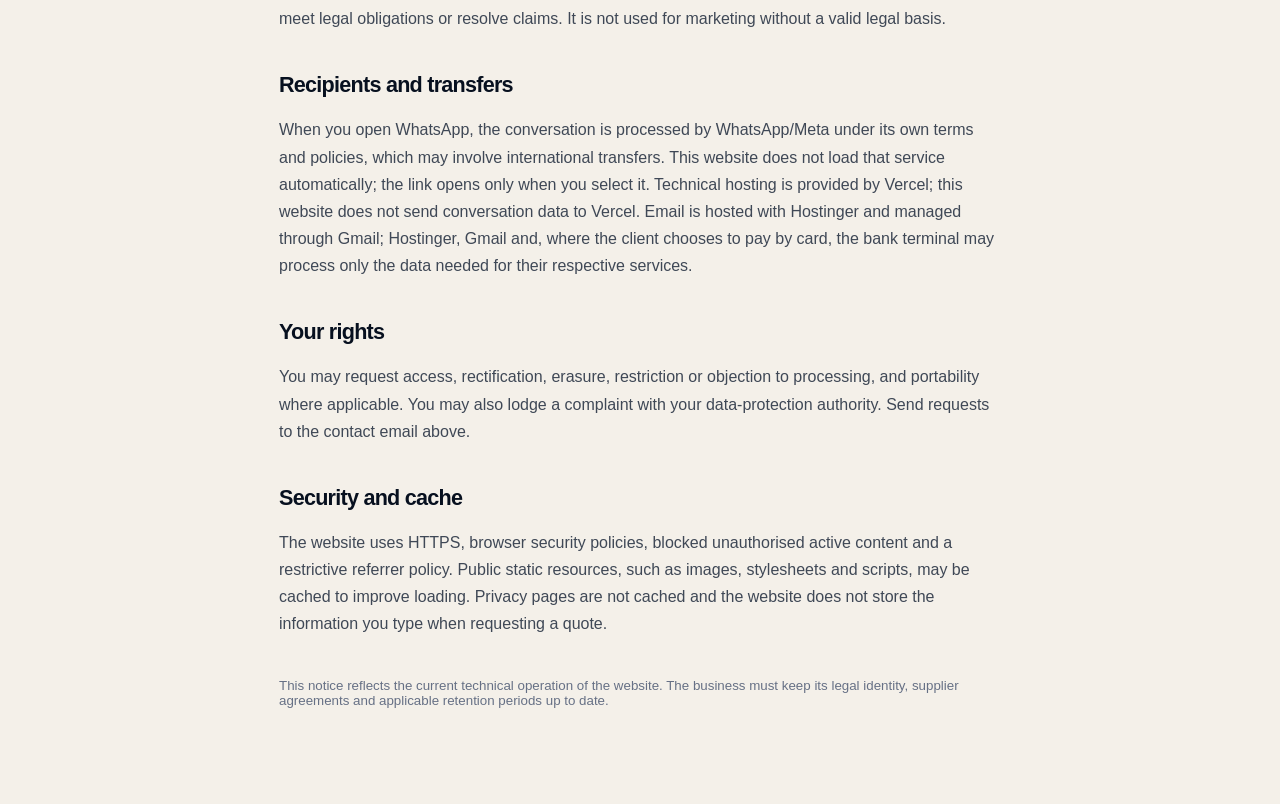
<file: privacy-en.html>
<!doctype html>
<html lang="en"><head><meta charset="UTF-8"><meta name="viewport" content="width=device-width,initial-scale=1"><meta name="robots" content="noindex,follow"><meta name="description" content="Privacy information for Traslados Buenos Aires."><link rel="canonical" href="https://trasladosbuenosaires.com/privacy-en.html"><link rel="stylesheet" href="privacy.css"><title>Privacy | Traslados Buenos Aires</title></head><body><header class="top"><a href="/eu/">TRASLADOS BUENOS AIRES</a></header><main><h1>Privacy and personal data</h1><p class="notice">Last updated: 24 September 2026. This notice applies to visitors to this website, including visitors in the European Economic Area.</p><h2>Controller and contact</h2><p>The data controller is Jorge Ariel Bukta, Argentine tax ID (CUIT) 20-18622876-7, with tax address at Gobernadora Arana 4088, ground-floor rear unit, Castelar (1712), Buenos Aires, Argentina. For privacy enquiries or to exercise your rights, contact <a href="mailto:consulta@trasladobuenosaires.com">consulta@trasladobuenosaires.com</a>.</p><h2>Data, purpose and payments</h2><p>This website uses no analytics, behavioural advertising, tracking pixels or first-party cookies. It does not save quote information on its servers. If you choose to contact us through WhatsApp, telephone or email, you choose to provide the information needed to request and coordinate a transfer, such as origin, destination, date, passengers, luggage and contact details.</p><p>Booking and payment are arranged outside this website. Accepted methods are cash in Argentine pesos —converted at the official Banco Nación exchange rate in force when the quotation is issued—, physical United States dollars, United States dollar bank transfer to an account at Banco Santander Argentina or Banco Macro, USDT exclusively on the TRC20 network, and credit cards. The client may choose the available payment method they prefer when arranging the booking. Bank details are shared only after the booking is confirmed; any sending, receiving or intermediary-bank fees charged on a transfer are the responsibility of the client, and payment is confirmed once funds have cleared. Card payments are handled through a bank POS terminal. This website does not request, process or store card numbers, passwords, bank details or payment credentials.</p><h2>Electronic invoicing</h2><p>Invoices are issued directly by the service provider and may be sent to the client by email or WhatsApp. Only the tax and contact details needed to issue the invoice are used. Payment providers process data under their own terms, security measures and privacy policies.</p><h2>Minimum data for coordination</h2><p>To quote and coordinate a transfer, we request only name, date and time, origin and destination, flight number where applicable, number of passengers and luggage, and a contact telephone number. We do not request through this website, WhatsApp or email photographs or numbers of identity or travel documents, card details, security codes, passwords, client bank details or sensitive personal data. If an exceptional legal obligation requires additional information, we will explain its purpose and the sending channel in advance.</p><h2>Legal basis and retention</h2><p>Where the GDPR applies, enquiries and bookings are processed to take steps at your request before entering into a contract and, when a service is confirmed, to perform that contract. Enquiries that do not result in a booking are kept for up to 90 days from the last contact and are then deleted or anonymised. Once a service is confirmed, data is kept only as long as needed to provide the journey, meet legal obligations or resolve claims. It is not used for marketing without a valid legal basis.</p><h2>Recipients and transfers</h2><p>When you open WhatsApp, the conversation is processed by WhatsApp/Meta under its own terms and policies, which may involve international transfers. This website does not load that service automatically; the link opens only when you select it. Technical hosting is provided by Vercel; this website does not send conversation data to Vercel. Email is hosted with Hostinger and managed through Gmail; Hostinger, Gmail and, where the client chooses to pay by card, the bank terminal may process only the data needed for their respective services.</p><h2>Your rights</h2><p>You may request access, rectification, erasure, restriction or objection to processing, and portability where applicable. You may also lodge a complaint with your data-protection authority. Send requests to the contact email above.</p><h2>Security and cache</h2><p>The website uses HTTPS, browser security policies, blocked unauthorised active content and a restrictive referrer policy. Public static resources, such as images, stylesheets and scripts, may be cached to improve loading. Privacy pages are not cached and the website does not store the information you type when requesting a quote.</p><small>This notice reflects the current technical operation of the website. The business must keep its legal identity, supplier agreements and applicable retention periods up to date.</small></main></body></html>
</file>
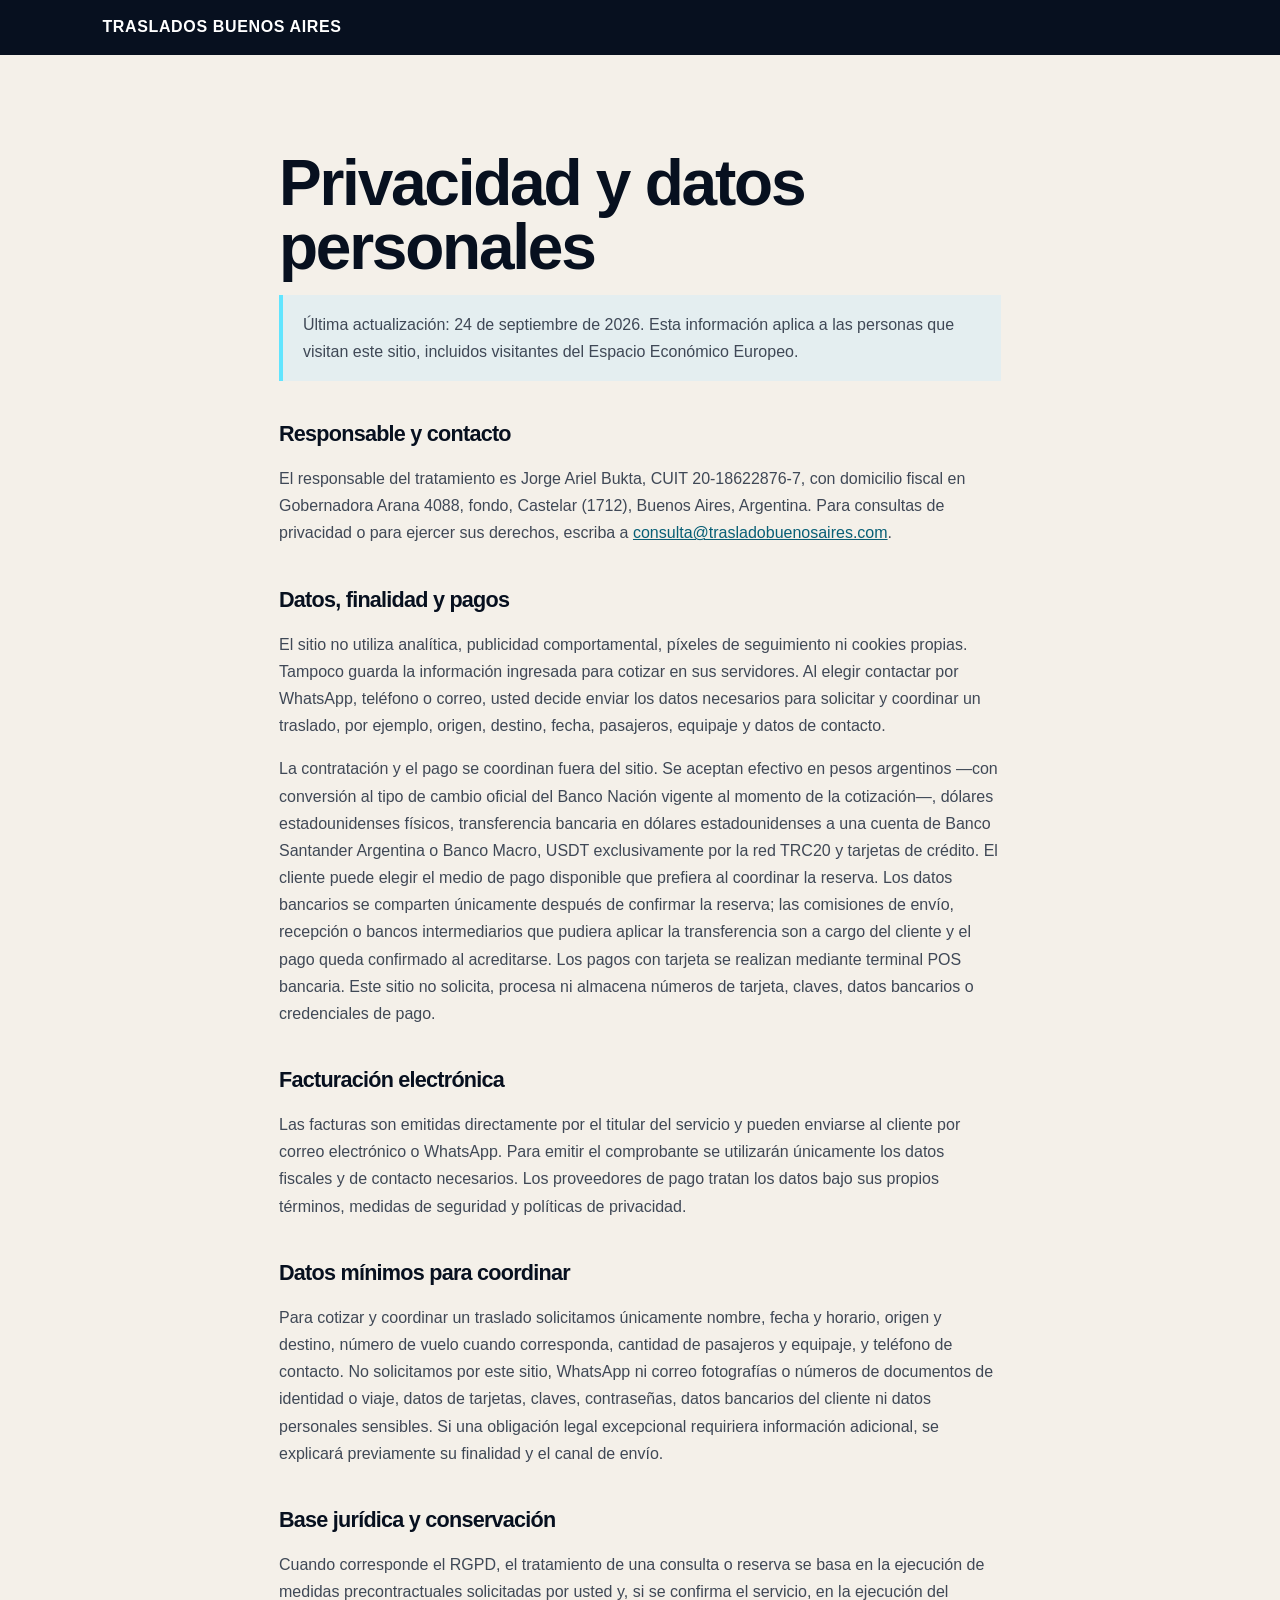
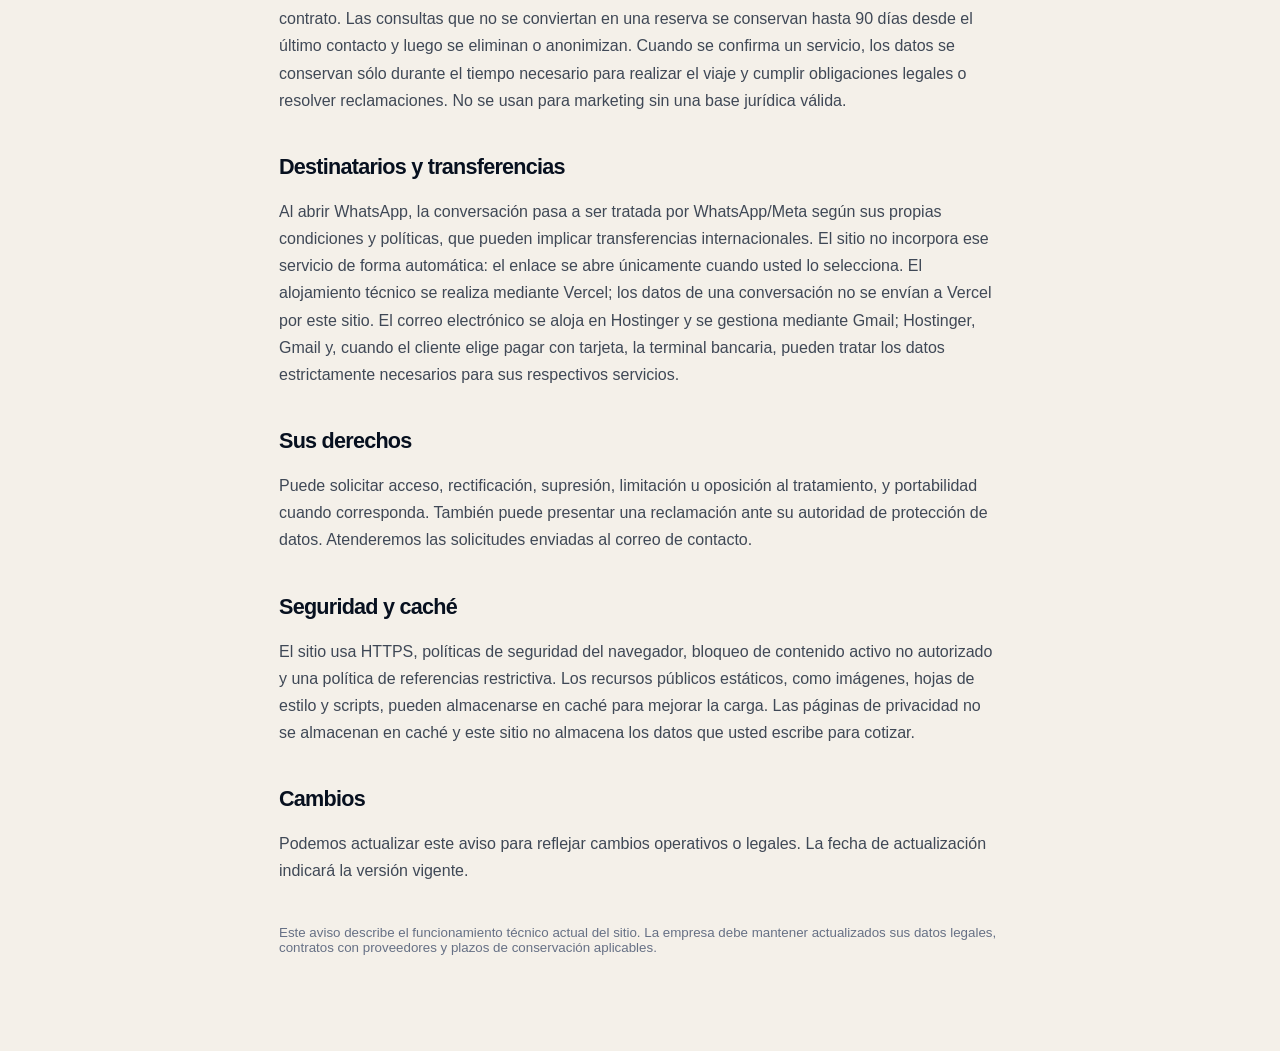
<file: privacy.html>
<!doctype html>
<html lang="es"><head><meta charset="UTF-8"><meta name="viewport" content="width=device-width,initial-scale=1"><meta name="robots" content="noindex,follow"><meta name="description" content="Información de privacidad de Traslados Buenos Aires."><link rel="canonical" href="https://trasladosbuenosaires.com/privacy.html"><link rel="stylesheet" href="privacy.css"><title>Privacidad | Traslados Buenos Aires</title></head><body><header class="top"><a href="/">TRASLADOS BUENOS AIRES</a></header><main><h1>Privacidad y datos personales</h1><p class="notice">Última actualización: 24 de septiembre de 2026. Esta información aplica a las personas que visitan este sitio, incluidos visitantes del Espacio Económico Europeo.</p><h2>Responsable y contacto</h2><p>El responsable del tratamiento es Jorge Ariel Bukta, CUIT 20-18622876-7, con domicilio fiscal en Gobernadora Arana 4088, fondo, Castelar (1712), Buenos Aires, Argentina. Para consultas de privacidad o para ejercer sus derechos, escriba a <a href="mailto:consulta@trasladobuenosaires.com">consulta@trasladobuenosaires.com</a>.</p><h2>Datos, finalidad y pagos</h2><p>El sitio no utiliza analítica, publicidad comportamental, píxeles de seguimiento ni cookies propias. Tampoco guarda la información ingresada para cotizar en sus servidores. Al elegir contactar por WhatsApp, teléfono o correo, usted decide enviar los datos necesarios para solicitar y coordinar un traslado, por ejemplo, origen, destino, fecha, pasajeros, equipaje y datos de contacto.</p><p>La contratación y el pago se coordinan fuera del sitio. Se aceptan efectivo en pesos argentinos —con conversión al tipo de cambio oficial del Banco Nación vigente al momento de la cotización—, dólares estadounidenses físicos, transferencia bancaria en dólares estadounidenses a una cuenta de Banco Santander Argentina o Banco Macro, USDT exclusivamente por la red TRC20 y tarjetas de crédito. El cliente puede elegir el medio de pago disponible que prefiera al coordinar la reserva. Los datos bancarios se comparten únicamente después de confirmar la reserva; las comisiones de envío, recepción o bancos intermediarios que pudiera aplicar la transferencia son a cargo del cliente y el pago queda confirmado al acreditarse. Los pagos con tarjeta se realizan mediante terminal POS bancaria. Este sitio no solicita, procesa ni almacena números de tarjeta, claves, datos bancarios o credenciales de pago.</p><h2>Facturación electrónica</h2><p>Las facturas son emitidas directamente por el titular del servicio y pueden enviarse al cliente por correo electrónico o WhatsApp. Para emitir el comprobante se utilizarán únicamente los datos fiscales y de contacto necesarios. Los proveedores de pago tratan los datos bajo sus propios términos, medidas de seguridad y políticas de privacidad.</p><h2>Datos mínimos para coordinar</h2><p>Para cotizar y coordinar un traslado solicitamos únicamente nombre, fecha y horario, origen y destino, número de vuelo cuando corresponda, cantidad de pasajeros y equipaje, y teléfono de contacto. No solicitamos por este sitio, WhatsApp ni correo fotografías o números de documentos de identidad o viaje, datos de tarjetas, claves, contraseñas, datos bancarios del cliente ni datos personales sensibles. Si una obligación legal excepcional requiriera información adicional, se explicará previamente su finalidad y el canal de envío.</p><h2>Base jurídica y conservación</h2><p>Cuando corresponde el RGPD, el tratamiento de una consulta o reserva se basa en la ejecución de medidas precontractuales solicitadas por usted y, si se confirma el servicio, en la ejecución del contrato. Las consultas que no se conviertan en una reserva se conservan hasta 90 días desde el último contacto y luego se eliminan o anonimizan. Cuando se confirma un servicio, los datos se conservan sólo durante el tiempo necesario para realizar el viaje y cumplir obligaciones legales o resolver reclamaciones. No se usan para marketing sin una base jurídica válida.</p><h2>Destinatarios y transferencias</h2><p>Al abrir WhatsApp, la conversación pasa a ser tratada por WhatsApp/Meta según sus propias condiciones y políticas, que pueden implicar transferencias internacionales. El sitio no incorpora ese servicio de forma automática: el enlace se abre únicamente cuando usted lo selecciona. El alojamiento técnico se realiza mediante Vercel; los datos de una conversación no se envían a Vercel por este sitio. El correo electrónico se aloja en Hostinger y se gestiona mediante Gmail; Hostinger, Gmail y, cuando el cliente elige pagar con tarjeta, la terminal bancaria, pueden tratar los datos estrictamente necesarios para sus respectivos servicios.</p><h2>Sus derechos</h2><p>Puede solicitar acceso, rectificación, supresión, limitación u oposición al tratamiento, y portabilidad cuando corresponda. También puede presentar una reclamación ante su autoridad de protección de datos. Atenderemos las solicitudes enviadas al correo de contacto.</p><h2>Seguridad y caché</h2><p>El sitio usa HTTPS, políticas de seguridad del navegador, bloqueo de contenido activo no autorizado y una política de referencias restrictiva. Los recursos públicos estáticos, como imágenes, hojas de estilo y scripts, pueden almacenarse en caché para mejorar la carga. Las páginas de privacidad no se almacenan en caché y este sitio no almacena los datos que usted escribe para cotizar.</p><h2>Cambios</h2><p>Podemos actualizar este aviso para reflejar cambios operativos o legales. La fecha de actualización indicará la versión vigente.</p><small>Este aviso describe el funcionamiento técnico actual del sitio. La empresa debe mantener actualizados sus datos legales, contratos con proveedores y plazos de conservación aplicables.</small></main></body></html>
</file>
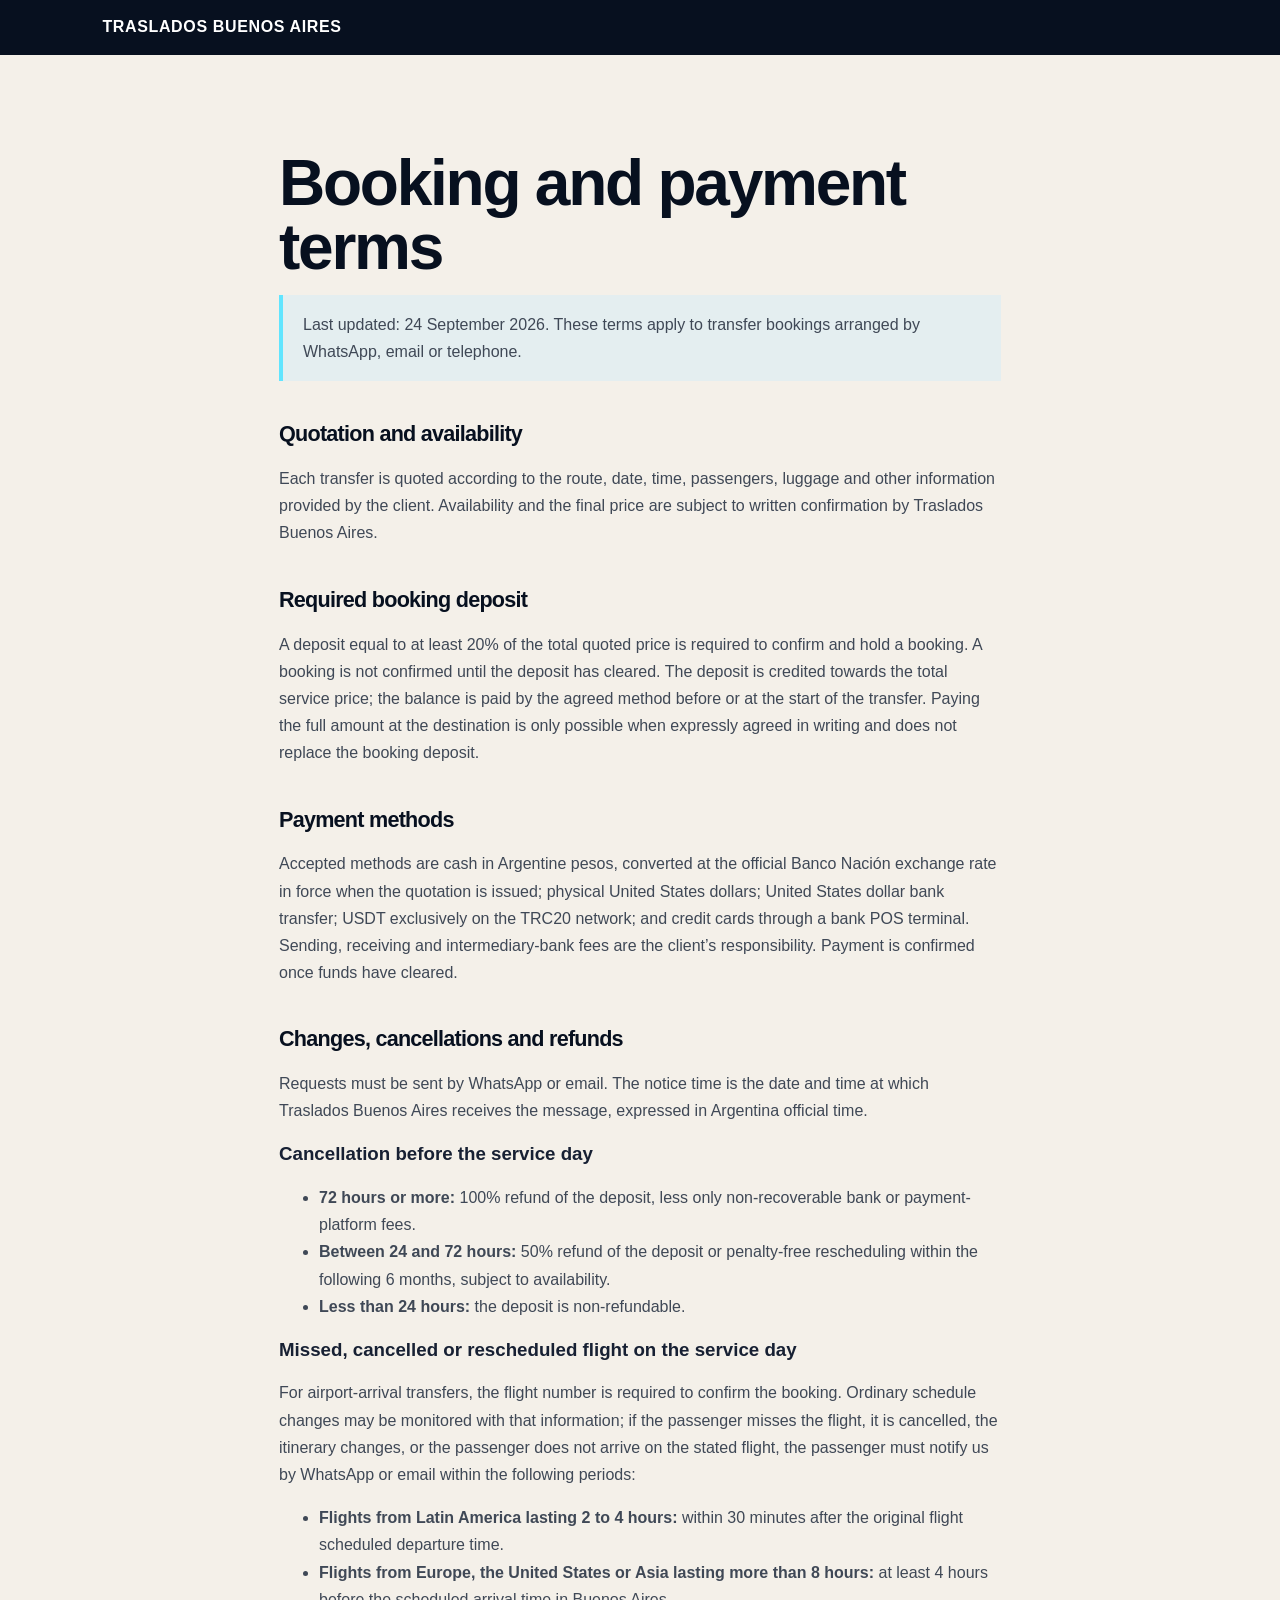
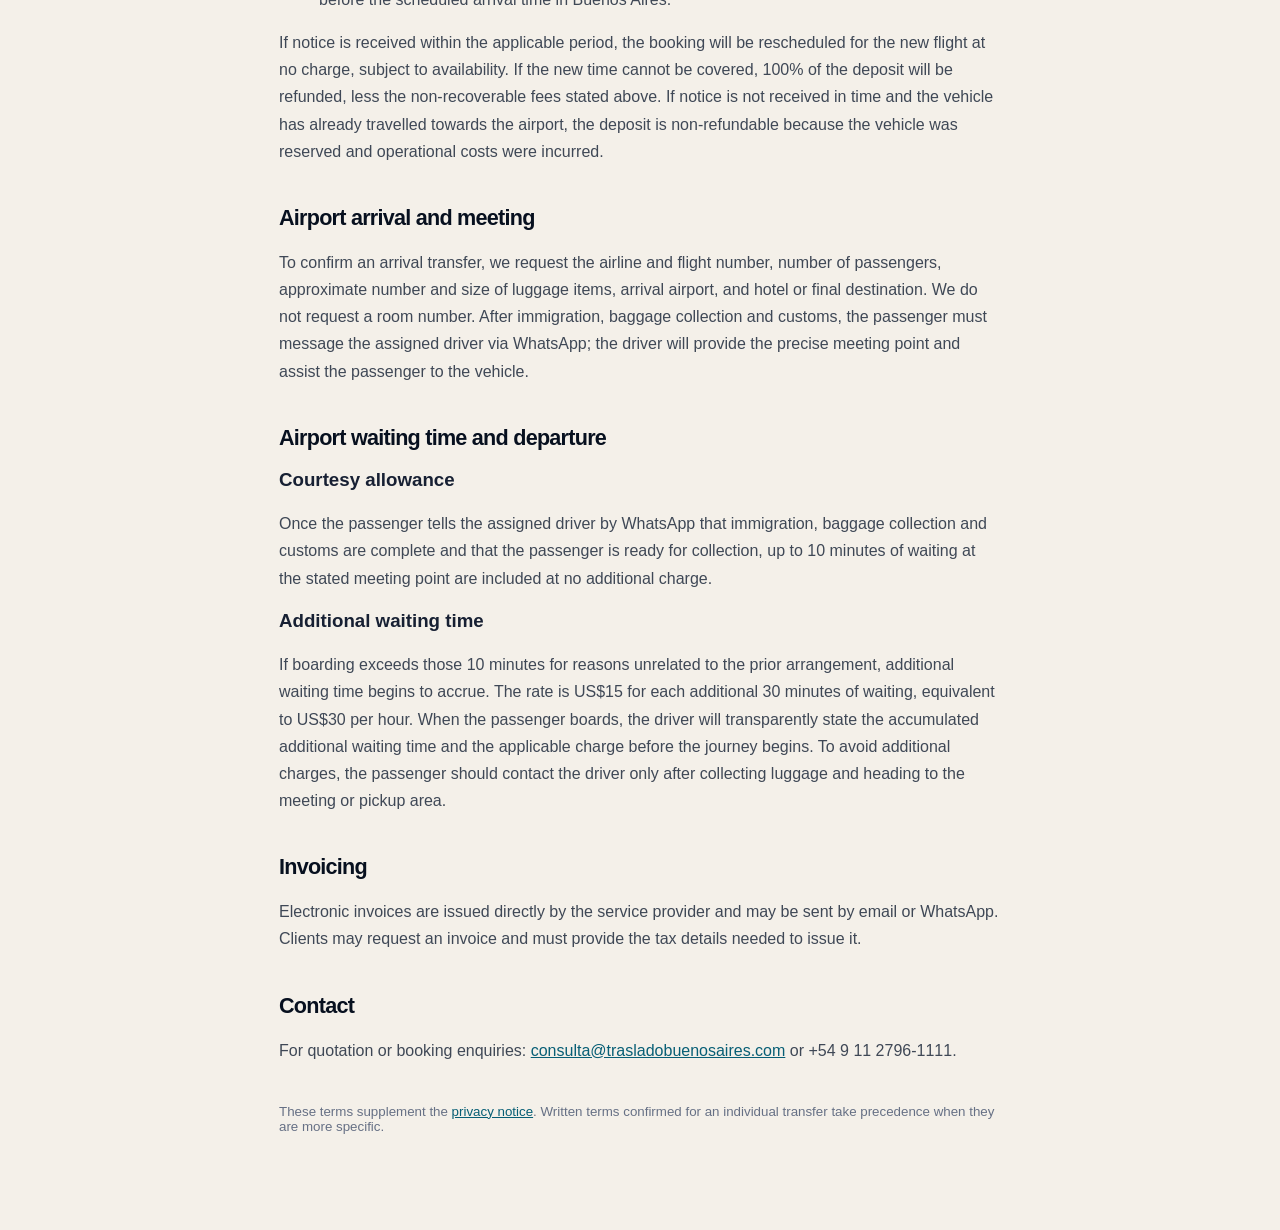
<file: terms-en.html>
<!doctype html>
<html lang="en"><head><meta charset="UTF-8"><meta name="viewport" content="width=device-width,initial-scale=1"><meta name="robots" content="noindex,follow"><meta name="description" content="Booking and payment terms for Traslados Buenos Aires."><link rel="canonical" href="https://trasladosbuenosaires.com/terms-en.html"><link rel="stylesheet" href="privacy.css"><title>Booking terms | Traslados Buenos Aires</title></head><body><header class="top"><a href="/eu/">TRASLADOS BUENOS AIRES</a></header><main><h1>Booking and payment terms</h1><p class="notice">Last updated: 24 September 2026. These terms apply to transfer bookings arranged by WhatsApp, email or telephone.</p><h2>Quotation and availability</h2><p>Each transfer is quoted according to the route, date, time, passengers, luggage and other information provided by the client. Availability and the final price are subject to written confirmation by Traslados Buenos Aires.</p><h2>Required booking deposit</h2><p>A deposit equal to at least 20% of the total quoted price is required to confirm and hold a booking. A booking is not confirmed until the deposit has cleared. The deposit is credited towards the total service price; the balance is paid by the agreed method before or at the start of the transfer. Paying the full amount at the destination is only possible when expressly agreed in writing and does not replace the booking deposit.</p><h2>Payment methods</h2><p>Accepted methods are cash in Argentine pesos, converted at the official Banco Nación exchange rate in force when the quotation is issued; physical United States dollars; United States dollar bank transfer; USDT exclusively on the TRC20 network; and credit cards through a bank POS terminal. Sending, receiving and intermediary-bank fees are the client’s responsibility. Payment is confirmed once funds have cleared.</p><h2>Changes, cancellations and refunds</h2><p>Requests must be sent by WhatsApp or email. The notice time is the date and time at which Traslados Buenos Aires receives the message, expressed in Argentina official time.</p><h3>Cancellation before the service day</h3><ul><li><strong>72 hours or more:</strong> 100% refund of the deposit, less only non-recoverable bank or payment-platform fees.</li><li><strong>Between 24 and 72 hours:</strong> 50% refund of the deposit or penalty-free rescheduling within the following 6 months, subject to availability.</li><li><strong>Less than 24 hours:</strong> the deposit is non-refundable.</li></ul><h3>Missed, cancelled or rescheduled flight on the service day</h3><p>For airport-arrival transfers, the flight number is required to confirm the booking. Ordinary schedule changes may be monitored with that information; if the passenger misses the flight, it is cancelled, the itinerary changes, or the passenger does not arrive on the stated flight, the passenger must notify us by WhatsApp or email within the following periods:</p><ul><li><strong>Flights from Latin America lasting 2 to 4 hours:</strong> within 30 minutes after the original flight scheduled departure time.</li><li><strong>Flights from Europe, the United States or Asia lasting more than 8 hours:</strong> at least 4 hours before the scheduled arrival time in Buenos Aires.</li></ul><p>If notice is received within the applicable period, the booking will be rescheduled for the new flight at no charge, subject to availability. If the new time cannot be covered, 100% of the deposit will be refunded, less the non-recoverable fees stated above. If notice is not received in time and the vehicle has already travelled towards the airport, the deposit is non-refundable because the vehicle was reserved and operational costs were incurred.</p><h2>Airport arrival and meeting</h2><p>To confirm an arrival transfer, we request the airline and flight number, number of passengers, approximate number and size of luggage items, arrival airport, and hotel or final destination. We do not request a room number. After immigration, baggage collection and customs, the passenger must message the assigned driver via WhatsApp; the driver will provide the precise meeting point and assist the passenger to the vehicle.</p><h2>Airport waiting time and departure</h2><h3>Courtesy allowance</h3><p>Once the passenger tells the assigned driver by WhatsApp that immigration, baggage collection and customs are complete and that the passenger is ready for collection, up to 10 minutes of waiting at the stated meeting point are included at no additional charge.</p><h3>Additional waiting time</h3><p>If boarding exceeds those 10 minutes for reasons unrelated to the prior arrangement, additional waiting time begins to accrue. The rate is US$15 for each additional 30 minutes of waiting, equivalent to US$30 per hour. When the passenger boards, the driver will transparently state the accumulated additional waiting time and the applicable charge before the journey begins. To avoid additional charges, the passenger should contact the driver only after collecting luggage and heading to the meeting or pickup area.</p><h2>Invoicing</h2><p>Electronic invoices are issued directly by the service provider and may be sent by email or WhatsApp. Clients may request an invoice and must provide the tax details needed to issue it.</p><h2>Contact</h2><p>For quotation or booking enquiries: <a href="mailto:consulta@trasladobuenosaires.com">consulta@trasladobuenosaires.com</a> or +54 9 11 2796-1111.</p><small>These terms supplement the <a href="privacy-en.html">privacy notice</a>. Written terms confirmed for an individual transfer take precedence when they are more specific.</small></main></body></html>
</file>
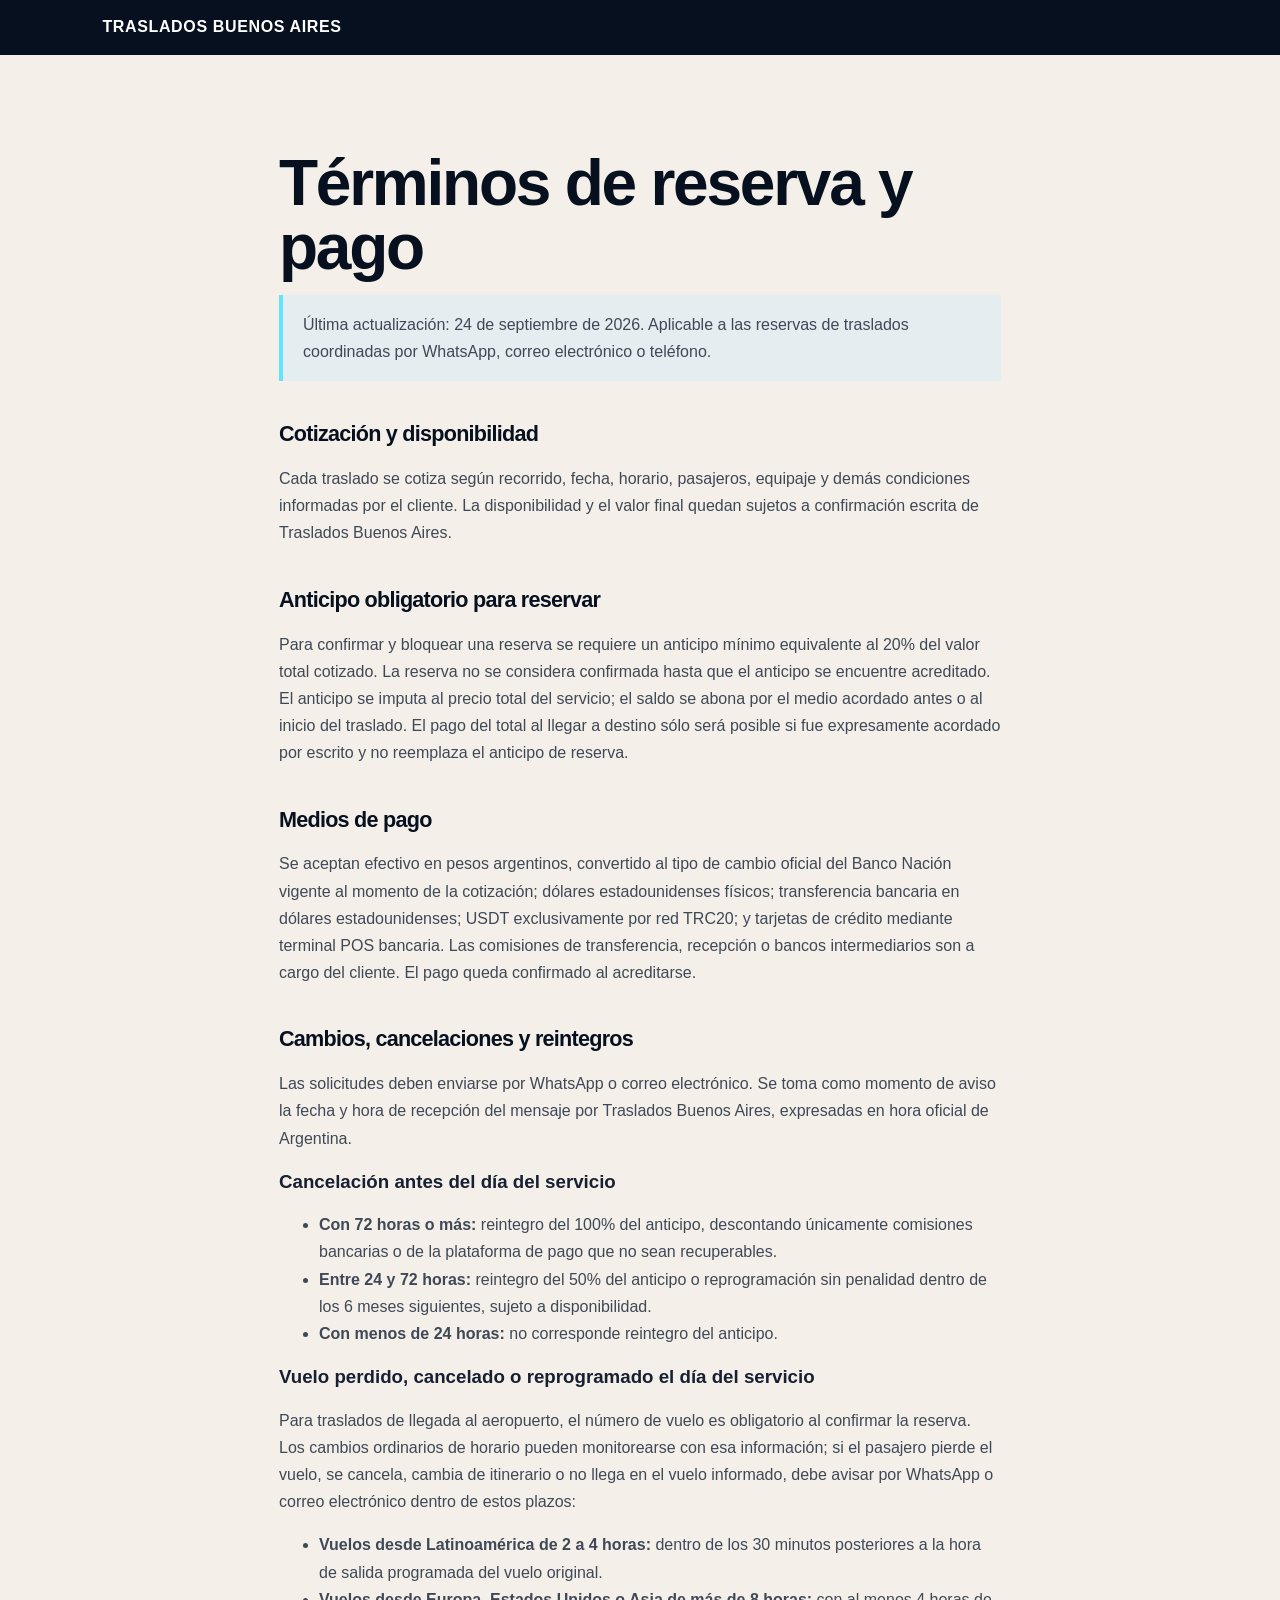
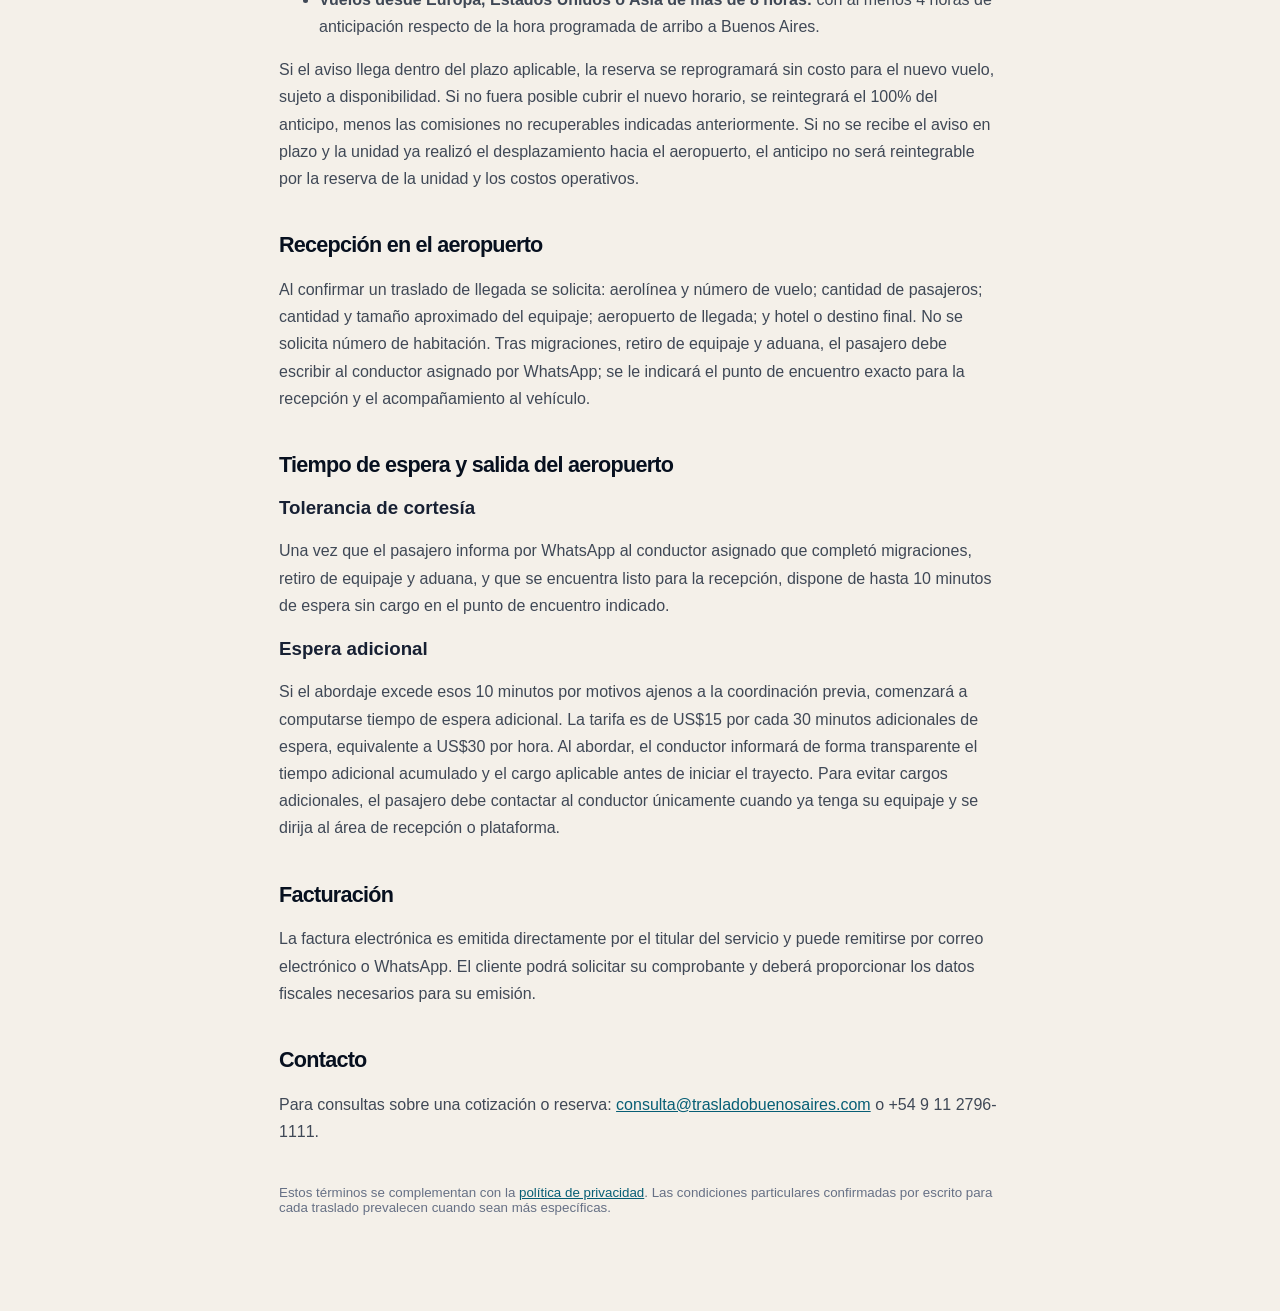
<file: terms.html>
<!doctype html>
<html lang="es"><head><meta charset="UTF-8"><meta name="viewport" content="width=device-width,initial-scale=1"><meta name="robots" content="noindex,follow"><meta name="description" content="Términos de reserva y pago de Traslados Buenos Aires."><link rel="canonical" href="https://trasladosbuenosaires.com/terms.html"><link rel="stylesheet" href="privacy.css"><title>Términos de reserva | Traslados Buenos Aires</title></head><body><header class="top"><a href="/">TRASLADOS BUENOS AIRES</a></header><main><h1>Términos de reserva y pago</h1><p class="notice">Última actualización: 24 de septiembre de 2026. Aplicable a las reservas de traslados coordinadas por WhatsApp, correo electrónico o teléfono.</p><h2>Cotización y disponibilidad</h2><p>Cada traslado se cotiza según recorrido, fecha, horario, pasajeros, equipaje y demás condiciones informadas por el cliente. La disponibilidad y el valor final quedan sujetos a confirmación escrita de Traslados Buenos Aires.</p><h2>Anticipo obligatorio para reservar</h2><p>Para confirmar y bloquear una reserva se requiere un anticipo mínimo equivalente al 20% del valor total cotizado. La reserva no se considera confirmada hasta que el anticipo se encuentre acreditado. El anticipo se imputa al precio total del servicio; el saldo se abona por el medio acordado antes o al inicio del traslado. El pago del total al llegar a destino sólo será posible si fue expresamente acordado por escrito y no reemplaza el anticipo de reserva.</p><h2>Medios de pago</h2><p>Se aceptan efectivo en pesos argentinos, convertido al tipo de cambio oficial del Banco Nación vigente al momento de la cotización; dólares estadounidenses físicos; transferencia bancaria en dólares estadounidenses; USDT exclusivamente por red TRC20; y tarjetas de crédito mediante terminal POS bancaria. Las comisiones de transferencia, recepción o bancos intermediarios son a cargo del cliente. El pago queda confirmado al acreditarse.</p><h2>Cambios, cancelaciones y reintegros</h2><p>Las solicitudes deben enviarse por WhatsApp o correo electrónico. Se toma como momento de aviso la fecha y hora de recepción del mensaje por Traslados Buenos Aires, expresadas en hora oficial de Argentina.</p><h3>Cancelación antes del día del servicio</h3><ul><li><strong>Con 72 horas o más:</strong> reintegro del 100% del anticipo, descontando únicamente comisiones bancarias o de la plataforma de pago que no sean recuperables.</li><li><strong>Entre 24 y 72 horas:</strong> reintegro del 50% del anticipo o reprogramación sin penalidad dentro de los 6 meses siguientes, sujeto a disponibilidad.</li><li><strong>Con menos de 24 horas:</strong> no corresponde reintegro del anticipo.</li></ul><h3>Vuelo perdido, cancelado o reprogramado el día del servicio</h3><p>Para traslados de llegada al aeropuerto, el número de vuelo es obligatorio al confirmar la reserva. Los cambios ordinarios de horario pueden monitorearse con esa información; si el pasajero pierde el vuelo, se cancela, cambia de itinerario o no llega en el vuelo informado, debe avisar por WhatsApp o correo electrónico dentro de estos plazos:</p><ul><li><strong>Vuelos desde Latinoamérica de 2 a 4 horas:</strong> dentro de los 30 minutos posteriores a la hora de salida programada del vuelo original.</li><li><strong>Vuelos desde Europa, Estados Unidos o Asia de más de 8 horas:</strong> con al menos 4 horas de anticipación respecto de la hora programada de arribo a Buenos Aires.</li></ul><p>Si el aviso llega dentro del plazo aplicable, la reserva se reprogramará sin costo para el nuevo vuelo, sujeto a disponibilidad. Si no fuera posible cubrir el nuevo horario, se reintegrará el 100% del anticipo, menos las comisiones no recuperables indicadas anteriormente. Si no se recibe el aviso en plazo y la unidad ya realizó el desplazamiento hacia el aeropuerto, el anticipo no será reintegrable por la reserva de la unidad y los costos operativos.</p><h2>Recepción en el aeropuerto</h2><p>Al confirmar un traslado de llegada se solicita: aerolínea y número de vuelo; cantidad de pasajeros; cantidad y tamaño aproximado del equipaje; aeropuerto de llegada; y hotel o destino final. No se solicita número de habitación. Tras migraciones, retiro de equipaje y aduana, el pasajero debe escribir al conductor asignado por WhatsApp; se le indicará el punto de encuentro exacto para la recepción y el acompañamiento al vehículo.</p><h2>Tiempo de espera y salida del aeropuerto</h2><h3>Tolerancia de cortesía</h3><p>Una vez que el pasajero informa por WhatsApp al conductor asignado que completó migraciones, retiro de equipaje y aduana, y que se encuentra listo para la recepción, dispone de hasta 10 minutos de espera sin cargo en el punto de encuentro indicado.</p><h3>Espera adicional</h3><p>Si el abordaje excede esos 10 minutos por motivos ajenos a la coordinación previa, comenzará a computarse tiempo de espera adicional. La tarifa es de US$15 por cada 30 minutos adicionales de espera, equivalente a US$30 por hora. Al abordar, el conductor informará de forma transparente el tiempo adicional acumulado y el cargo aplicable antes de iniciar el trayecto. Para evitar cargos adicionales, el pasajero debe contactar al conductor únicamente cuando ya tenga su equipaje y se dirija al área de recepción o plataforma.</p><h2>Facturación</h2><p>La factura electrónica es emitida directamente por el titular del servicio y puede remitirse por correo electrónico o WhatsApp. El cliente podrá solicitar su comprobante y deberá proporcionar los datos fiscales necesarios para su emisión.</p><h2>Contacto</h2><p>Para consultas sobre una cotización o reserva: <a href="mailto:consulta@trasladobuenosaires.com">consulta@trasladobuenosaires.com</a> o +54 9 11 2796-1111.</p><small>Estos términos se complementan con la <a href="privacy.html">política de privacidad</a>. Las condiciones particulares confirmadas por escrito para cada traslado prevalecen cuando sean más específicas.</small></main></body></html>
</file>
<file: styles.css>
:root{--navy:#071521;--blue:#057bcd;--sky:#6ec9fb;--muted:#9aafbd;--line:rgba(163,205,232,.23)}*{box-sizing:border-box}html{scroll-behavior:smooth}body{margin:0;background:var(--navy);color:#fff;font-family:"DM Sans",sans-serif}h1,h2,h3,p{margin:0}a{color:inherit}.site-header{height:76px;display:flex;align-items:center;gap:28px;padding:0 max(28px,calc((100vw - 1280px)/2));background:#06111b}.brand{display:flex;align-items:center;gap:12px;text-decoration:none;font-size:20px;font-weight:700;letter-spacing:.1em;line-height:1}.brand small{display:block;margin-top:5px;font:9px "DM Mono";letter-spacing:.08em}.brand-symbol{width:38px;height:38px;display:grid;place-items:center;border:1px solid var(--sky);border-radius:50%;color:var(--sky);font:19px "Playfair Display"}.main-nav{display:flex;gap:27px;margin-left:auto}.main-nav a,.header-phone{font-size:11px;font-weight:700;text-decoration:none}.lang{display:flex;gap:5px;color:#7890a0;font:10px "DM Mono"}.lang button{padding:0;border:0;background:none;color:inherit;font:inherit;cursor:pointer}.lang .active{color:var(--sky)}.header-phone{line-height:1.2;color:var(--sky)}.header-phone small{display:block;color:#b6c9d5;font-size:9px;margin-top:3px}.header-cta{padding:15px 20px;background:var(--blue);font:700 10px "DM Sans";letter-spacing:.06em;text-transform:uppercase;text-decoration:none}.header-cta b,.booking a b,.service-list a b,.outline-button b,.coverage a b,.final-cta b{margin-left:18px}.menu-toggle{display:none}.hero{display:grid;grid-template-columns:42% 58%;min-height:500px;background:var(--navy)}.hero-copy{padding:88px 40px 65px max(28px,calc((100vw - 1280px)/2));display:flex;flex-direction:column;justify-content:center}.kicker{font:10px "DM Mono";letter-spacing:.055em;color:var(--sky)}.hero h1{margin-top:18px;font-size:61px;line-height:.91;letter-spacing:-.08em}.hero h1 em,.intro em{display:block;color:var(--sky);font:500 57px/1 "Playfair Display";letter-spacing:-.05em}.hero-copy>p:not(.kicker){max-width:410px;margin-top:25px;font-size:14px;line-height:1.65;color:#c8dbe7}.hero-facts{display:flex;gap:27px;margin-top:30px}.hero-facts span{max-width:145px;border-left:1px solid var(--line);padding-left:12px;color:#a9c0cf;font-size:9px;line-height:1.45}.hero-facts b{display:block;color:#fff;font-size:10px;margin-bottom:3px}.hero-visual{position:relative;overflow:hidden;min-height:500px}.hero-visual:after{content:"";position:absolute;inset:0;background:linear-gradient(90deg,#071521 0%,rgba(7,21,33,.36) 18%,rgba(7,21,33,0) 52%)}.hero-visual img{width:100%;height:100%;object-fit:cover;object-position:center;display:block}.hero-visual p{position:absolute;z-index:1;right:30px;bottom:27px;padding-left:13px;border-left:2px solid var(--sky);font:10px "DM Mono";color:#d9effd}.booking{max-width:1230px;margin:-29px auto 0;position:relative;z-index:2;display:grid;grid-template-columns:1.2fr 1fr 1.15fr 1.15fr .75fr .9fr;align-items:stretch;background:#102533;border:1px solid #38556a}.booking-intro{display:flex;gap:15px;padding:22px;border-right:1px solid #38556a}.booking-intro>span{font:11px "DM Mono";color:var(--sky)}.booking-intro b{display:block;font-size:16px}.booking-intro small{display:block;margin-top:7px;color:#a7bdcc;font-size:10px;line-height:1.4}.booking label{padding:20px 15px;border-right:1px solid #38556a;color:#c8dbe7;font-size:9px;font-weight:700}.booking input,.booking select{display:block;width:100%;margin-top:8px;padding:0;border:0;background:transparent;outline:0;color:#fff;font:11px "DM Sans"}.booking input::placeholder{color:#8aa3b4}.booking select option{background:#102533}.booking>a{display:flex;align-items:center;justify-content:center;align-self:center;margin:12px;background:var(--blue);font:700 10px "DM Sans";letter-spacing:.06em;text-decoration:none;text-transform:uppercase}.section{max-width:1180px;margin:auto;padding:106px 0}.intro{display:grid;grid-template-columns:1.1fr .75fr;gap:130px;align-items:end}.intro h2,.section-heading h2,.coverage h2,.fleet h2,.final-cta h2{margin-top:16px;font-size:45px;line-height:1.04;letter-spacing:-.06em}.intro h2 em{font-size:43px;margin-top:4px}.intro>p{font-size:14px;line-height:1.7;color:#b4c7d3}.services{border-top:1px solid var(--line)}.section-heading{max-width:640px}.section-heading>p:last-child{margin-top:17px;color:#afc1cd;font-size:13px;line-height:1.6}.service-list{margin-top:53px;border-top:1px solid var(--line)}.service-list article{display:grid;grid-template-columns:70px minmax(250px,1fr) 120px;gap:24px;align-items:start;padding:25px 0;border-bottom:1px solid var(--line)}.service-list article>span{color:var(--sky);font:11px "DM Mono"}.service-list h3{font-size:18px}.service-list p{max-width:520px;margin-top:8px;color:#a9bdc9;font-size:12px;line-height:1.55}.service-list a{padding-top:4px;color:var(--sky);font:10px "DM Mono";text-decoration:none;text-align:right}.operation{background:#dcebf4;color:#102636}.operation-inner{max-width:1180px;margin:auto;padding:88px 0}.operation .kicker{color:#0876bd}.operation h2{margin-top:15px;font-size:40px;line-height:1.08;letter-spacing:-.06em}.steps{display:grid;grid-template-columns:repeat(3,1fr);gap:60px;margin-top:55px}.steps article{border-top:1px solid #91afc0;padding-top:17px}.steps span{font:10px "DM Mono";color:#0876bd}.steps h3{margin-top:26px;font-size:16px}.steps p{margin-top:9px;font-size:12px;line-height:1.6;color:#526c7b}.fleet{display:grid;grid-template-columns:1fr 1fr;padding:0;max-width:none;background:#0d2130}.fleet-photo{height:560px;overflow:hidden}.fleet-photo img{width:100%;height:100%;object-fit:cover;object-position:68% center;display:block;filter:saturate(.82) contrast(1.05)}.fleet-copy{padding:95px max(28px,calc((100vw - 1180px)/2)) 80px 70px}.fleet-copy p:not(.kicker){margin-top:19px;max-width:430px;color:#b6c8d3;font-size:13px;line-height:1.65}.fleet-copy ul{margin:25px 0;padding:0;list-style:none;color:#e7f4fc;font-size:12px;line-height:2}.fleet-copy li:before{content:"—";color:var(--sky);margin-right:9px}.outline-button{display:inline-block;border:1px solid #77c8f5;padding:14px 17px;color:#e7f4fc;text-decoration:none;font:10px "DM Mono"}.coverage{display:grid;grid-template-columns:.85fr 1.35fr;gap:120px;align-items:center}.coverage-copy>p:not(.kicker){margin:17px 0 26px;max-width:330px;color:#b7cbd7;font-size:13px;line-height:1.65}.coverage-copy>a{color:var(--sky);font:10px "DM Mono";text-decoration:none}.coverage-list{display:grid;grid-template-columns:1fr 1fr;border-top:1px solid var(--line);border-left:1px solid var(--line)}.coverage-list article{min-height:150px;padding:22px;border-right:1px solid var(--line);border-bottom:1px solid var(--line)}.coverage-list span{font-size:31px;font-weight:700;letter-spacing:-.07em;color:var(--sky)}.coverage-list p{margin-top:14px;color:#b7cbd7;font-size:12px;line-height:1.5}.company{padding-top:75px;border-top:1px solid var(--line)}.companies{display:flex;justify-content:space-between;align-items:center;gap:25px;margin-top:48px;padding:30px 4px;border-top:1px solid var(--line);border-bottom:1px solid var(--line);color:#c9d7df}.companies b{font-size:15px;letter-spacing:-.06em;text-align:center}.companies b:nth-child(2),.companies b:nth-child(6){font-size:22px}.companies b:nth-child(4){font-size:19px}.companies b:last-child{color:var(--sky)}.tours .section-heading{margin-bottom:35px}.tour-grid{display:grid;grid-template-columns:1.1fr .9fr .9fr 1.1fr;gap:11px}.tour-grid article{height:250px;display:flex;align-items:end;padding:18px;position:relative;overflow:hidden;background:center/cover}.tour-grid article:before{content:"";position:absolute;inset:0;background:linear-gradient(0deg,rgba(4,17,28,.78),transparent 67%)}.tour-grid span{z-index:1;font-size:16px;font-weight:600}.tour-san{background-image:url('https://images.unsplash.com/photo-1589909202802-8f4aadce1849?auto=format&fit=crop&w=800&q=82')}.tour-rec{background-image:url('https://images.unsplash.com/photo-1601850494422-3cf14624b0b3?auto=format&fit=crop&w=800&q=82')}.tour-cam{background-image:url('https://images.unsplash.com/photo-1612294037637-ec328d0e075e?auto=format&fit=crop&w=800&q=82')}.tour-col{background-image:url('https://images.unsplash.com/photo-1589909202802-8f4aadce1849?auto=format&fit=crop&w=800&q=82')}.tours>.outline-button{margin-top:25px}.final-cta{max-width:1180px;margin:auto;padding:75px 0 90px;display:flex;justify-content:space-between;align-items:end}.final-cta h2{font-size:44px}.final-cta a{padding:17px 22px;background:var(--blue);font:700 10px "DM Sans";letter-spacing:.06em;text-transform:uppercase;text-decoration:none}footer{background:#06111b;padding:47px max(28px,calc((100vw - 1180px)/2)) 18px}.footer-grid{display:grid;grid-template-columns:1.5fr 1fr 1fr;gap:50px}.footer-grid>div>p{max-width:250px;margin-top:18px;color:#9bb1be;font-size:11px;line-height:1.6}.footer-grid b{font:10px "DM Mono";color:var(--sky)}.footer-grid a,.footer-grid span{display:block;margin-top:12px;color:#b4c8d4;font-size:11px;text-decoration:none}.copyright{margin-top:42px;padding-top:17px;border-top:1px solid #1d3748;color:#718996;font:9px "DM Mono"}.menu-toggle{color:white;background:none;border:0;font-size:20px}
@media(max-width:900px){.site-header{height:68px}.main-nav,.header-phone{display:none}.menu-toggle{display:block;margin-left:auto}.hero{grid-template-columns:1fr;min-height:630px;position:relative}.hero-copy{z-index:1;padding:78px 25px 45px}.hero-visual{position:absolute;inset:0}.hero-visual:after{background:linear-gradient(90deg,#071521 0%,rgba(7,21,33,.83) 48%,rgba(7,21,33,.35) 100%)}.hero-visual p{display:none}.booking{margin:-20px 18px 0;grid-template-columns:1fr 1fr}.booking-intro{grid-column:span 2}.booking>a{min-height:50px}.section{padding:72px 25px}.intro,.coverage{grid-template-columns:1fr;gap:36px}.fleet{grid-template-columns:1fr}.fleet-photo{height:360px}.fleet-copy{padding:65px 25px}.companies{flex-wrap:wrap}.tour-grid{grid-template-columns:1fr 1fr}.final-cta{margin:0 25px;padding:65px 0}.operation-inner{padding:70px 25px}.footer-grid{grid-template-columns:1fr 1fr}.header-cta{display:none}}
@media(max-width:900px){.main-nav.is-open{display:flex;position:absolute;z-index:10;top:68px;left:0;right:0;flex-direction:column;gap:0;padding:12px 24px;background:#06111b;border-top:1px solid #1d3748}.main-nav.is-open a{padding:13px 0;border-bottom:1px solid #1d3748}}
@media(max-width:540px){.lang{display:none}.hero h1{font-size:49px}.hero h1 em{font-size:46px}.hero-facts{gap:14px}.hero-facts span{font-size:8px}.booking{grid-template-columns:1fr}.booking-intro{grid-column:auto}.booking label{border-top:1px solid #38556a;border-right:0}.booking>a{margin:12px}.section-heading h2,.intro h2,.coverage h2,.fleet h2,.final-cta h2{font-size:36px}.intro h2 em{font-size:35px}.service-list article{grid-template-columns:40px 1fr;gap:14px}.service-list a{grid-column:2;text-align:left}.steps{grid-template-columns:1fr;gap:28px}.coverage-list{grid-template-columns:1fr 1fr}.tour-grid{grid-template-columns:1fr}.tour-grid article{height:205px}.final-cta{display:block}.final-cta a{display:inline-block;margin-top:27px}.footer-grid{grid-template-columns:1fr;gap:28px}}

/* Cleanup: restrained hero, compact operating statement, authentic-looking client list. */
.hero{min-height:455px;grid-template-columns:39% 61%}.hero-copy{padding-top:60px;padding-bottom:52px}.hero h1{font-size:54px}.hero h1 em{font-size:50px}.hero-copy>p:not(.kicker){margin-top:20px}.hero-facts{margin-top:24px}.hero-visual p{display:none}.intro.section{padding-top:68px;padding-bottom:68px;grid-template-columns:1fr .68fr;gap:75px;align-items:start}.intro h2{font-size:38px;line-height:1.08}.intro>p{padding-top:30px;font-size:13px}.intro-metrics{grid-column:1/-1;display:grid;grid-template-columns:repeat(3,1fr);margin-top:19px;border-top:1px solid var(--line);border-bottom:1px solid var(--line)}.intro-metrics span{padding:16px 18px 16px 0;color:#b9cbd6;font-size:11px}.intro-metrics span+span{padding-left:18px;border-left:1px solid var(--line)}.intro-metrics b{margin-right:9px;color:var(--sky);font:10px "DM Mono"}.company.section{padding-top:70px;padding-bottom:78px}.companies{display:grid;grid-template-columns:repeat(7,1fr);gap:0;margin-top:35px;padding:0;border:0;border-top:1px solid var(--line);border-bottom:1px solid var(--line)}.companies span{display:flex;align-items:center;justify-content:center;min-height:84px;padding:12px;border-right:1px solid var(--line);color:#d6e2e9;font-size:13px;font-weight:600;letter-spacing:-.02em;text-align:center}.companies span:last-child{border-right:0;color:var(--sky)}footer .brand{width:max-content;align-items:center;white-space:nowrap}footer .brand-symbol{flex:0 0 38px}footer .brand>span:last-child{display:block}.footer-grid>div:first-child{min-width:220px}.footer-grid>div:first-child>p{margin-top:18px}
@media(max-width:900px){.hero{min-height:570px}.intro.section{grid-template-columns:1fr;gap:8px}.intro>p{padding-top:0}.companies{grid-template-columns:repeat(4,1fr)}.companies span:nth-child(4){border-right:0}.companies span:nth-child(-n+4){border-bottom:1px solid var(--line)}}
@media(max-width:540px){.hero{min-height:535px}.hero-copy{padding-top:54px}.hero h1{font-size:43px}.hero h1 em{font-size:40px}.intro.section{padding-top:52px;padding-bottom:52px}.intro-metrics{grid-template-columns:1fr}.intro-metrics span,.intro-metrics span+span{border-left:0;border-bottom:1px solid var(--line);padding:14px 0}.intro-metrics span:last-child{border-bottom:0}.companies{grid-template-columns:1fr 1fr}.companies span{min-height:65px;border-bottom:1px solid var(--line)}.companies span:nth-child(even){border-right:0}.companies span:last-child{border-bottom:0}}

/* Hotel transfer cards: bespoke layout without reproducing official brand marks. */
.hotels{max-width:1400px;padding:88px max(28px,calc((100vw - 1280px)/2));border-top:0;background:radial-gradient(circle at 50% 40%,rgba(6,83,136,.13),transparent 43%)}.hotel-heading{max-width:670px}.hotel-heading h2{margin-top:15px;font-size:46px;line-height:1.04;letter-spacing:-.065em}.hotel-heading>i{display:block;width:38px;height:3px;margin:27px 0 13px;background:var(--sky);box-shadow:0 0 14px rgba(110,201,251,.45)}.hotel-heading>p:last-child{max-width:590px;color:#b7cbd7;font-size:14px;line-height:1.6}.hotel-cards{display:grid;grid-template-columns:repeat(4,1fr);gap:18px;margin-top:44px}.hotel-card{min-height:220px;padding:23px;position:relative;overflow:hidden;border:1px solid #24536f;border-radius:9px;background:radial-gradient(circle at 50% 0,rgba(20,90,139,.16),rgba(7,21,33,.16) 65%);display:flex;flex-direction:column;align-items:center;justify-content:center;text-align:center;transition:transform .25s,border-color .25s,background .25s}.hotel-card:hover{transform:translateY(-4px);border-color:#5fc5fa;background:radial-gradient(circle at 50% 0,rgba(21,122,191,.26),rgba(7,21,33,.15) 67%)}.hotel-mark{height:41px;min-width:41px;padding:0 8px;display:grid;place-items:center;border:1px solid rgba(193,232,254,.76);border-radius:50%;font:500 23px/1 "Cormorant Garamond";color:#eff9ff}.hotel-card h3{margin-top:10px;font-size:25px;line-height:1;letter-spacing:-.06em}.hotel-card p{margin-top:7px;color:#d4e7f2;font:9px "DM Mono";letter-spacing:.12em;text-transform:uppercase}.hotel-card a{width:100%;display:flex;justify-content:space-between;align-items:center;margin-top:auto;padding-top:17px;border-top:1px solid rgba(103,176,218,.34);color:#73cdfb;font-size:11px;text-decoration:none}.hotel-card a b{font-size:18px;font-weight:400}.hotel-four h3,.hotel-sofitel h3,.hotel-sheraton h3{font:500 28px/1 "Cormorant Garamond"}.hotel-alvear h3,.hotel-park h3{font-size:16px;letter-spacing:.15em;text-transform:uppercase}.hotel-park .hotel-mark,.hotel-nh .hotel-mark{font:700 14px "DM Sans";letter-spacing:-.07em}.hotel-nh h3{font-size:22px}.hotel-sheraton .hotel-mark{font:600 20px "Playfair Display"}.hotel-other{display:grid;grid-template-columns:68px 1fr auto;align-items:center;gap:20px;margin-top:22px;padding:22px 28px;border:1px solid #24536f;border-radius:9px;background:rgba(11,35,52,.5)}.hotel-bell{width:46px;height:46px;display:grid;place-items:center;border-radius:50%;background:rgba(5,123,205,.16);color:#83d6ff;font-size:24px}.hotel-other b{font-size:18px}.hotel-other p{margin-top:5px;color:#a9bfcd;font-size:12px}.hotel-other a{color:#72cef9;text-decoration:none;font-size:14px;white-space:nowrap}.hotel-other a b{margin-left:17px;font-size:19px;font-weight:400}@media(max-width:900px){.hotels{padding:65px 25px}.hotel-cards{grid-template-columns:repeat(2,1fr)}.hotel-other{grid-template-columns:52px 1fr}.hotel-other a{grid-column:2;margin-top:4px}}@media(max-width:540px){.hotel-heading h2{font-size:37px}.hotel-heading>p:last-child{font-size:13px}.hotel-cards{grid-template-columns:1fr;gap:11px;margin-top:30px}.hotel-card{min-height:190px}.hotel-other{grid-template-columns:45px 1fr;padding:18px;gap:14px}.hotel-other b{font-size:15px}.hotel-other p{font-size:11px}}

/* Minimal service selector: one focused panel rather than six repeated rows. */
.service-accordion{display:none}.service-tabs{display:grid;grid-template-columns:280px minmax(0,1fr);gap:84px;margin-top:42px;padding-top:28px;border-top:1px solid var(--line)}.service-tab-nav{display:flex;flex-direction:column;align-items:flex-start}.service-tab-nav button{position:relative;width:100%;padding:12px 0;border:0;background:transparent;color:#879eae;font:500 18px "DM Sans";letter-spacing:-.035em;text-align:left;cursor:pointer;transition:color .2s,padding-left .2s}.service-tab-nav button:hover,.service-tab-nav button.is-active{padding-left:17px;color:#fff}.service-tab-nav button.is-active:before{content:"";position:absolute;left:0;top:50%;width:5px;height:5px;border-radius:50%;background:var(--sky);transform:translateY(-50%);box-shadow:0 0 8px rgba(110,201,251,.65)}.service-tab-panels{position:relative;min-height:260px}.service-panel{display:none;min-height:260px;padding:8px 0 22px;border-bottom:1px solid var(--line);animation:panel-enter .25s ease-out}.service-panel.is-active{display:flex;flex-direction:column}.service-panel h3{margin:20px 0 14px;font-size:36px;line-height:1;letter-spacing:-.065em}.service-panel>p:not(.kicker){max-width:610px;color:#b9ccd8;font-size:14px;line-height:1.65}.service-panel-footer{display:flex;justify-content:space-between;align-items:end;gap:25px;margin-top:auto;padding-top:32px}.service-panel-footer span{color:#8ea8b9;font-size:10px}.service-panel-footer a{color:#8bd8ff;text-decoration:none;font:10px "DM Mono";white-space:nowrap}.service-panel-footer b{margin-left:15px;font-size:16px;font-weight:400}@keyframes panel-enter{from{opacity:0;transform:translateY(7px)}to{opacity:1;transform:translateY(0)}}@media(max-width:700px){.service-tabs{grid-template-columns:1fr;gap:26px}.service-tab-nav{flex-direction:row;gap:7px;overflow-x:auto;padding-bottom:5px}.service-tab-nav button{width:auto;flex:none;padding:8px 12px;border:1px solid #345064;font-size:13px;white-space:nowrap}.service-tab-nav button:hover,.service-tab-nav button.is-active{padding-left:12px;border-color:#78c9f5;background:rgba(5,123,205,.1)}.service-tab-nav button.is-active:before{display:none}.service-tab-panels,.service-panel{min-height:0}.service-panel h3{font-size:28px}.service-panel-footer{display:block;margin-top:20px;padding-top:17px}.service-panel-footer a{display:inline-block;margin-top:14px}}

/* Services as an operational accordion: detail on demand, without another module. */
.service-list{display:none}.service-accordion{margin-top:42px;border-top:1px solid var(--line)}.service-accordion details{border-bottom:1px solid var(--line)}.service-accordion summary{display:grid;grid-template-columns:70px 1fr auto;gap:20px;align-items:center;min-height:82px;padding:0;cursor:pointer;list-style:none}.service-accordion summary::-webkit-details-marker{display:none}.service-number{font:10px "DM Mono";color:var(--sky)}.service-title{font-size:18px;font-weight:700;letter-spacing:-.03em}.service-toggle{font:10px "DM Mono";color:var(--sky);white-space:nowrap}.service-toggle b{display:inline-block;margin-left:14px;font-size:14px;font-weight:400;transition:transform .2s}.service-accordion details[open] .service-toggle b{transform:rotate(180deg)}.service-detail{display:grid;grid-template-columns:minmax(300px,610px) 1fr;gap:44px;padding:0 0 26px 90px;color:#b7cbd7;font-size:12px;line-height:1.65}.service-detail>div{display:flex;align-items:end;justify-content:space-between;gap:20px}.service-detail>div>span{font-size:10px;color:#8ea8b9}.service-detail a{color:#84d1fb;text-decoration:none;white-space:nowrap;font:10px "DM Mono"}.service-detail a b{margin-left:12px;font-size:14px;font-weight:400}@media(max-width:700px){.service-accordion summary{grid-template-columns:36px 1fr auto;gap:10px;min-height:70px}.service-title{font-size:15px}.service-toggle{font-size:0}.service-toggle b{font-size:16px;margin-left:0}.service-detail{grid-template-columns:1fr;padding:0 0 20px 46px;gap:15px}.service-detail>div{display:block}.service-detail a{display:inline-block;margin-top:12px}}

/* Rebuilt Traslado Buenos Aires wordmark: a compact mark with a stable horizontal lockup. */
.brand{display:inline-flex;align-items:center;gap:13px;width:max-content;white-space:nowrap;letter-spacing:.095em}.brand-symbol{width:42px;height:42px;flex:0 0 42px;display:grid;place-items:center;position:relative;border:1px solid #56bdf4;border-radius:11px 11px 11px 2px;color:#76cdfb;transform:rotate(45deg);background:linear-gradient(135deg,rgba(20,84,123,.26),rgba(7,21,33,.08))}.brand-symbol:after{content:"";position:absolute;inset:6px;border:1px solid rgba(122,210,255,.34);border-radius:7px 7px 7px 1px}.brand-symbol i{position:absolute;inset:0;z-index:1;display:grid;place-items:center;font:600 20px/1 "Playfair Display";font-style:italic;transform:rotate(-45deg)}.brand-name{display:block;font:700 20px/1 "DM Sans";letter-spacing:.105em}.brand-name small{display:block;margin-top:5px;font:9px "DM Mono";letter-spacing:.12em;color:#b7d8eb}footer .brand{align-items:center;white-space:nowrap}footer .brand-symbol{flex:0 0 42px}footer .brand>span:last-child{display:block}

/* Grounded hero copy and a quieter quotation action. */
.hero h1{font-size:50px;line-height:.98;letter-spacing:-.075em}.hero h1 em{margin-top:7px;font-size:48px;letter-spacing:-.06em}.hero-copy>p:not(.kicker){max-width:435px;line-height:1.6}.hero-facts span{max-width:180px}.booking>a{margin:0;border-left:1px solid #38556a;background:transparent!important;color:#e5f4fc!important;justify-content:space-between;padding:0 22px;text-align:left;transition:background .2s,color .2s}.booking>a:hover{background:rgba(5,123,205,.16)!important;color:#8ed8ff!important}.booking>a span{font:700 10px "DM Sans";letter-spacing:.045em;text-transform:uppercase}.booking>a b{margin-left:12px;color:var(--sky);font-size:17px;font-weight:400}@media(max-width:900px){.booking>a{margin:12px;border:1px solid #47718a;min-height:50px;padding:0 18px}}@media(max-width:540px){.hero h1{font-size:40px}.hero h1 em{font-size:38px}.booking>a{margin:12px}}

/* Custom wordmarks: typographic signatures, not imitations of official logos. */
.companies span{font-variant-ligatures:common-ligatures}.companies .word-sancor{font-size:16px;letter-spacing:-.075em;font-weight:700}.companies .word-bbva{font-size:20px;letter-spacing:-.09em;font-weight:700;color:#86d8ff}.companies .word-pigmento{font-size:14px;letter-spacing:-.075em;font-weight:700}.companies .word-farmacity{font-size:19px;font-weight:700;letter-spacing:-.09em}.companies .word-patagonia{flex-direction:column;gap:3px;font:9px/1 "DM Sans";font-weight:700;letter-spacing:.08em}.companies .word-patagonia i{font-style:normal;font-size:10px;letter-spacing:.15em}.companies .word-shell{font:500 24px/1 "Cormorant Garamond";letter-spacing:-.07em}.companies .word-ypf{font-size:22px;font-weight:700;letter-spacing:-.13em;color:#70cdfb}.hotel-four{font:500 24px/1 "Cormorant Garamond"!important;letter-spacing:-.055em!important}.hotel-alvear{font:600 15px/1 "DM Sans"!important;letter-spacing:.18em!important}.hotel-park{font:10px/1 "DM Sans"!important;font-weight:700!important;letter-spacing:.16em!important}.hotel-sofitel{font:500 27px/1 "Cormorant Garamond"!important;letter-spacing:-.065em!important}.hotel-nh{font:700 24px/1 "DM Sans"!important;letter-spacing:-.11em!important}.hotel-nh i{font-style:normal;font-size:9px;letter-spacing:.14em;margin-left:5px}.hotel-sheraton{font:500 22px/1 "Playfair Display"!important;letter-spacing:-.055em!important}@media(max-width:540px){.companies .word-bbva,.companies .word-ypf{font-size:17px}.companies .word-shell{font-size:20px}.hotel-four,.hotel-sofitel{font-size:21px!important}.hotel-alvear{font-size:12px!important}}

/* Locally sourced Buenos Aires tour gallery. */
.hotels{padding-top:76px;padding-bottom:76px;border-top:1px solid var(--line)}.gallery{padding-top:86px;padding-bottom:88px}.gallery-heading{display:flex;justify-content:space-between;align-items:end;margin-bottom:36px}.gallery-heading h2{margin-top:15px;font-size:43px;line-height:1.05;letter-spacing:-.06em}.gallery-heading>p{max-width:295px;color:#b2c6d2;font-size:13px;line-height:1.6}.gallery-grid{display:grid;grid-template-columns:repeat(3,1fr);gap:12px}.gallery-grid article{height:230px;position:relative;display:flex;flex-direction:column;justify-content:end;padding:18px;overflow:hidden;background-position:center;background-size:cover}.gallery-grid article:before{content:"";position:absolute;inset:0;background:linear-gradient(0deg,rgba(4,17,28,.88),rgba(4,17,28,.05) 70%)}.gallery-grid span,.gallery-grid h3{position:relative}.gallery-grid span{font:10px "DM Mono";color:#8cd8ff}.gallery-grid h3{margin-top:7px;font-size:17px;letter-spacing:-.035em}.place-obelisco{background-image:url('assets/buenos-aires/obelisco.webp')}.place-caminito{background-image:url('assets/buenos-aires/caminito.webp')}.place-recoleta{background-image:url('assets/buenos-aires/cementerio-recoleta.webp')}.place-puente{background-image:url('assets/buenos-aires/puente-mujer.webp')}.place-jardin{background-image:url('assets/buenos-aires/jardin-japones.webp')}.place-floralis{background-image:url('assets/buenos-aires/floralis-generica.webp')}.gallery>.outline-button{margin-top:25px}@media(max-width:900px){.gallery-grid{grid-template-columns:repeat(2,1fr)}.gallery-heading{display:block}.gallery-heading>p{margin-top:16px}}@media(max-width:540px){.hotels,.gallery{padding-top:58px;padding-bottom:58px}.gallery-grid{grid-template-columns:1fr}.gallery-grid article{height:210px}}

/* Final hotel card overrides after legacy hotel grid rules. */
.hotels{max-width:1400px;padding:88px max(28px,calc((100vw - 1280px)/2));border-top:0;background:radial-gradient(circle at 50% 40%,rgba(6,83,136,.13),transparent 43%)}.hotel-cards{display:grid;grid-template-columns:repeat(4,1fr);gap:18px;margin-top:44px}.hotel-card{min-height:220px;padding:23px;position:relative;overflow:hidden;border:1px solid #24536f;border-radius:9px;background:radial-gradient(circle at 50% 0,rgba(20,90,139,.16),rgba(7,21,33,.16) 65%);display:flex;flex-direction:column;align-items:center;justify-content:center;text-align:center;transition:transform .25s,border-color .25s,background .25s}.hotel-card:hover{transform:translateY(-4px);border-color:#5fc5fa;background:radial-gradient(circle at 50% 0,rgba(21,122,191,.26),rgba(7,21,33,.15) 67%)}.hotel-mark{height:41px;min-width:41px;padding:0 8px;display:grid;place-items:center;border:1px solid rgba(193,232,254,.76);border-radius:50%;font:500 23px/1 "Cormorant Garamond";color:#eff9ff}.hotel-card h3{margin-top:10px;font-size:25px;line-height:1;letter-spacing:-.06em}.hotel-card p{margin-top:7px;color:#d4e7f2;font:9px "DM Mono";letter-spacing:.12em;text-transform:uppercase}.hotel-card a{width:100%;display:flex;justify-content:space-between;align-items:center;margin-top:auto;padding-top:17px;border-top:1px solid rgba(103,176,218,.34);color:#73cdfb;font-size:11px;text-decoration:none}.hotel-card a b{font-size:18px;font-weight:400}.hotel-four h3,.hotel-sofitel h3,.hotel-sheraton h3{font:500 28px/1 "Cormorant Garamond"}.hotel-alvear h3,.hotel-park h3{font-size:16px;letter-spacing:.15em;text-transform:uppercase}.hotel-park .hotel-mark,.hotel-nh .hotel-mark{font:700 14px "DM Sans";letter-spacing:-.07em}.hotel-nh h3{font-size:22px}.hotel-sheraton .hotel-mark{font:600 20px "Playfair Display"}.hotel-other{display:grid;grid-template-columns:68px 1fr auto;align-items:center;gap:20px;margin-top:22px;padding:22px 28px;border:1px solid #24536f;border-radius:9px;background:rgba(11,35,52,.5)}.hotel-bell{width:46px;height:46px;display:grid;place-items:center;border-radius:50%;background:rgba(5,123,205,.16);color:#83d6ff;font-size:24px}.hotel-other b{font-size:18px}.hotel-other p{margin-top:5px;color:#a9bfcd;font-size:12px}.hotel-other a{color:#72cef9;text-decoration:none;font-size:14px;white-space:nowrap}.hotel-other a b{margin-left:17px;font-size:19px;font-weight:400}@media(max-width:900px){.hotels{padding:65px 25px}.hotel-cards{grid-template-columns:repeat(2,1fr)}.hotel-other{grid-template-columns:52px 1fr}.hotel-other a{grid-column:2;margin-top:4px}}@media(max-width:540px){.hotel-heading h2{font-size:37px}.hotel-heading>p:last-child{font-size:13px}.hotel-cards{grid-template-columns:1fr;gap:11px;margin-top:30px}.hotel-card{min-height:190px}.hotel-other{grid-template-columns:45px 1fr;padding:18px;gap:14px}.hotel-other b{font-size:15px}.hotel-other p{font-size:11px}}

/* Hotel partners are a reference, not a booking prompt. */
.hotel-card small{width:100%;display:block;margin-top:auto;padding-top:17px;border-top:1px solid rgba(103,176,218,.34);color:#76cffa;font:9px "DM Mono",monospace;letter-spacing:.08em;text-transform:uppercase}.hotel-other{grid-template-columns:68px minmax(0,1fr)}@media(max-width:600px){.hotel-other{grid-template-columns:45px minmax(0,1fr)}}

/* Trust route: deliberate motion, like a service line crossing each client. */
.company.section{overflow:hidden}.companies-rail{position:relative;display:flex;width:max-content;margin-top:35px;border-top:1px solid var(--line);border-bottom:1px solid var(--line);animation:company-journey 26s linear infinite}.companies-rail:before{content:"";position:absolute;z-index:2;top:-1px;left:0;width:190px;height:1px;background:linear-gradient(90deg,transparent,#7ad2ff,transparent);filter:drop-shadow(0 0 6px #4cbefa);animation:route-signal 5s ease-in-out infinite}.companies{display:flex!important;flex:none!important;gap:0!important;margin:0!important;padding:0!important;border:0!important}.companies span{width:210px;min-height:92px;flex:none;display:flex;align-items:center;justify-content:center;padding:12px 22px!important;border:0!important;border-right:1px solid var(--line)!important;color:#d8e7ef;font-size:14px;font-weight:600;letter-spacing:-.02em;white-space:nowrap;transition:color .25s,background .25s}.companies span:hover{color:#89d5ff;background:rgba(5,123,205,.1)}.companies span:last-child{color:#74ceff}.company-note{display:flex;align-items:center;gap:9px;margin-top:16px;color:#8fa7b5;font:9px "DM Mono";letter-spacing:.04em;text-transform:uppercase}.company-note i{display:block;width:31px;height:1px;background:var(--sky);box-shadow:0 0 8px rgba(110,201,251,.5)}@keyframes company-journey{from{transform:translateX(0)}to{transform:translateX(-50%)}}@keyframes route-signal{0%{transform:translateX(-220px);opacity:0}18%{opacity:1}75%{opacity:1}100%{transform:translateX(1650px);opacity:0}}@media(prefers-reduced-motion:reduce){.companies-rail,.companies-rail:before{animation:none}}@media(max-width:900px){.companies-rail{margin-top:30px}.companies span{width:180px;min-height:80px}.company-note{margin-top:13px}}@media(max-width:540px){.companies span{width:155px;min-height:68px;font-size:12px}.company-note{font-size:8px}}

/* Mobile hero: undo the desktop split column and give the message the full stage. */
@media(max-width:900px){.hero{grid-template-columns:1fr}.hero-copy{grid-column:1/-1;width:100%;max-width:none}}
@media(max-width:540px){.hero{min-height:620px}.hero-copy{padding:54px 27px 42px}.hero h1{max-width:390px;font-size:clamp(44px,12vw,52px)!important;line-height:.95}.hero-copy>p:not(.kicker){max-width:365px;font-size:15px;line-height:1.55}.hero-facts{max-width:360px}}

/* Mobile: the operational detail begins after the opening statement. */
@media(max-width:540px){.hero{min-height:900px}.hero-copy{padding:58px 27px 54px;justify-content:flex-start}.hero-copy h1{order:1;max-width:340px;font-size:40px!important;line-height:.98!important}.hero-copy .kicker{order:2;margin-top:max(260px,calc(100svh - 300px))}.hero-copy>p:not(.kicker){order:3;margin-top:15px;max-width:330px;font-size:15px;line-height:1.55}.hero-copy .hero-facts{order:4;margin-top:28px;max-width:330px}.hero-copy .hero-facts span{max-width:145px}}

/* Mobile hero crop: keep the BAIC BJ30, the primary vehicle, in frame. */
@media(max-width:540px){.hero-visual img{object-position:82% center}}

/* Service selector: every option remains visible on mobile. */
@media(max-width:700px){.service-tab-nav{display:grid;grid-template-columns:repeat(2,minmax(0,1fr));gap:7px;overflow:visible;padding-bottom:0}.service-tab-nav button{width:100%;min-height:42px;padding:8px 7px;text-align:center;white-space:normal;line-height:1.15}.service-tab-nav button:hover,.service-tab-nav button.is-active{padding-left:7px}}

/* Light Argentine executive direction: warm, clear, and still precise. */
:root{--navy:#17384c;--blue:#167ab7;--sky:#36aee2;--muted:#617687;--line:rgba(25,77,103,.17);--paper:#fbfaf6;--mist:#eaf5f8;--sun:#efb84b;--ink:#18384c}html{background:var(--paper)}body{background:var(--paper);color:var(--ink)}.site-header{background:rgba(255,255,255,.94);border-bottom:1px solid rgba(25,77,103,.12);box-shadow:0 2px 18px rgba(28,69,89,.06)}.brand{color:var(--ink)}.brand-symbol{border-color:var(--blue);color:var(--blue);background:#f7fcfe}.main-nav a{color:#28495b}.main-nav a:hover{color:var(--blue)}.lang{color:#6c8190}.lang .active,.header-phone{color:var(--blue)}.header-phone small{color:#617687}.header-cta{background:var(--blue);box-shadow:0 8px 18px rgba(22,122,183,.18)}.menu-toggle{color:var(--ink)}.hero{background:linear-gradient(112deg,#f5fbfc 0%,#e1f1f6 49%,#d8edf5 100%)}.hero-copy{position:relative;z-index:2}.kicker{color:#087eb8}.hero h1{color:var(--ink)}.hero h1 em,.intro em{color:#087eb8}.hero-copy>p:not(.kicker),.intro>p{color:#4d6879}.hero-facts span{border-color:rgba(25,77,103,.2);color:#587282}.hero-facts b{color:var(--ink)}.hero-visual:after{background:linear-gradient(90deg,#e8f4f7 0%,rgba(232,244,247,.58) 26%,rgba(232,244,247,.04) 62%)}.booking{background:#fff;border-color:rgba(23,89,120,.19);box-shadow:0 20px 45px rgba(26,72,94,.12)}.booking-intro,.booking label{border-color:rgba(23,89,120,.16);color:#557082}.booking-intro>span{color:var(--blue)}.booking-intro b{color:var(--ink)}.booking-intro small{color:#69808e}.booking input,.booking select{color:var(--ink)}.booking input::placeholder{color:#77909e}.booking select option{background:#fff}.booking>a{color:#fff!important;background:var(--blue)!important;border-color:var(--blue)!important}.section-heading>p:last-child,.service-panel>p:not(.kicker),.coverage-copy>p:not(.kicker),.fleet-copy p:not(.kicker){color:#587181}.intro,.services,.company{border-color:var(--line)}.services{background:linear-gradient(180deg,transparent 0%,#f2f8fa 100%);max-width:none;padding-left:max(28px,calc((100vw - 1180px)/2));padding-right:max(28px,calc((100vw - 1180px)/2))}.service-tabs{border-color:var(--line)}.service-tab-nav button{color:#66808e}.service-tab-nav button:hover,.service-tab-nav button.is-active{color:var(--ink)}.service-tab-nav button.is-active:before{background:var(--blue)}.service-panel{border-color:var(--line)}.service-panel h3{color:var(--ink)}.service-panel-footer span{color:#6d8491}.service-panel-footer a{color:#087eb8}.operation{background:#dff0f5;color:var(--ink)}.operation .kicker,.steps span{color:#087eb8}.steps article{border-color:#a8c6d3}.steps p{color:#536c7c}.fleet{background:#edf6f8}.fleet-photo img{filter:saturate(.96) contrast(1.02)}.fleet-copy{color:var(--ink)}.fleet-copy ul{color:#315366}.fleet-copy li:before{color:var(--blue)}.outline-button{color:var(--ink);border-color:#318cbd;background:rgba(255,255,255,.55)}.coverage-list{border-color:var(--line);background:#fff}.coverage-list article{border-color:var(--line)}.coverage-list span,.coverage-copy>a{color:#087eb8}.coverage-list p{color:#5a7281}.company.section{background:#fffdf9;border-color:var(--line)}.companies-rail{border-color:var(--line);background:#fff}.companies span{color:#496371;border-color:var(--line)!important}.companies span:last-child{color:#087eb8}.company-note{color:#64808f}.company-note i{background:var(--sun);box-shadow:0 0 8px rgba(239,184,75,.45)}.hotels{background:linear-gradient(140deg,#eaf6f9 0%,#fdfbf6 52%,#f3f8f9 100%)}.hotel-heading>p:last-child{color:#567080}.hotel-card{background:rgba(255,255,255,.77);border-color:rgba(30,105,142,.24);box-shadow:0 10px 24px rgba(24,76,100,.06)}.hotel-card:hover{border-color:#48a6d4;background:#fff;box-shadow:0 16px 30px rgba(24,76,100,.12)}.hotel-mark{border-color:#4aa9d5;color:#1e6e9c;background:#f3fbfe}.hotel-card h3{color:#244b61}.hotel-card p{color:#69808c}.hotel-card small{border-color:rgba(47,126,164,.22);color:#338bb8}.hotel-other{background:rgba(255,255,255,.7);border-color:rgba(30,105,142,.25)}.hotel-other b{color:#244b61}.hotel-other p{color:#637d8b}.hotel-bell{background:#dff3fa;color:#1680b7}.gallery{background:#fff}.gallery-heading>p{color:#5a7281}.gallery-grid article{box-shadow:0 10px 22px rgba(24,76,100,.09)}.final-cta{color:var(--ink)}.final-cta a{background:var(--blue);box-shadow:0 10px 20px rgba(22,122,183,.2)}footer{background:#e8f2f5;color:var(--ink);border-top:1px solid rgba(25,77,103,.13)}.footer-grid>div>p,.footer-grid a,.footer-grid span{color:#577282}.footer-grid b{color:#087eb8}.copyright{border-color:rgba(25,77,103,.15);color:#718896}@media(max-width:700px){.service-tab-nav button{background:rgba(255,255,255,.7);border-color:rgba(26,101,138,.25);color:#496978}.service-tab-nav button:hover,.service-tab-nav button.is-active{border-color:#47a8d7;background:#fff;color:var(--ink)}}@media(max-width:540px){.hero-visual:after{background:linear-gradient(90deg,rgba(238,248,250,.92) 0%,rgba(238,248,250,.45) 57%,rgba(238,248,250,.12) 100%)}.booking{box-shadow:0 12px 28px rgba(26,72,94,.1)}}

/* Editorial reset: remove decorative haze and make the light direction feel operational. */
body{background:#f7f6f1;color:#15394f}.site-header{background:#fff;box-shadow:none}.hero{grid-template-columns:39% 61%;min-height:540px;background:#f3f6f4;border-bottom:1px solid #d7e1e1}.hero-copy{padding:78px 48px 64px max(32px,calc((100vw - 1280px)/2));justify-content:center}.hero h1{margin-top:20px;font-size:54px;line-height:.99;letter-spacing:-.067em;color:#15394f}.hero h1 em{margin-top:12px;color:#1274a8;font:600 51px/.99 "DM Sans",sans-serif;letter-spacing:-.067em}.hero-copy>p:not(.kicker){max-width:390px;margin-top:24px;color:#526d7d;font-size:14px;line-height:1.62}.hero-visual:after{display:none}.hero-visual img{filter:none}.hero-facts{margin-top:30px}.hero-facts span{border-color:#bad0d9;color:#587382}.hero-facts b{color:#15394f}.booking{margin:0 auto;background:#fff;border:1px solid #cbd9dc;box-shadow:none}.booking>a{background:#167ab7!important;border-color:#167ab7!important}.services{background:#fff;padding-top:92px;padding-bottom:92px}.service-tabs{border-top-color:#cfdbde}.service-panel{border-bottom-color:#cfdbde}.operation{background:#e6f1f3}.fleet{background:#eff3f1}.outline-button{background:transparent;border-color:#1d79a7}.company.section{background:#fff}.companies-rail{background:#fff}.hotels{background:#edf3f2}.hotel-card{background:#fff;border-radius:0;box-shadow:none}.hotel-card:hover{transform:none;background:#fff;box-shadow:none;border-color:#4a91b5}.hotel-other{border-radius:0;background:#fff}.gallery{background:#f7f6f1}.gallery-grid article{box-shadow:none}.final-cta{background:#fff;padding-left:max(28px,calc((100vw - 1180px)/2));padding-right:max(28px,calc((100vw - 1180px)/2));max-width:none}.final-cta a{box-shadow:none}footer{background:#e6eeee}@media(max-width:900px){.hero{grid-template-columns:1fr;min-height:620px}.hero-copy{padding:76px 28px 54px}.hero-visual:after{display:block;background:linear-gradient(90deg,rgba(243,246,244,.94),rgba(243,246,244,.55) 56%,rgba(243,246,244,.15) 100%)}}@media(max-width:540px){.hero{min-height:710px}.hero-copy{padding:58px 27px 46px}.hero h1{font-size:42px!important;line-height:.98}.hero h1 em{font-size:41px!important;line-height:.98}.booking{margin:0 18px}.final-cta{padding:58px 25px}}


/* Dark visual system: the active Traslado Buenos Aires identity. */
:root{--navy:#071521;--blue:#087fc5;--sky:#65cffb;--muted:#a7bdca;--line:rgba(153,205,233,.22);--surface:#0d2130;--surface-raised:#102a3b;--text:#f3f8fb;--text-muted:#b2c7d3}
html,body{background:var(--navy);color:var(--text)}
.site-header{background:#06111b;border-bottom:1px solid rgba(153,205,233,.12);box-shadow:none}.brand{color:#fff}.brand-symbol{color:var(--sky);border-color:var(--sky);background:transparent}.main-nav a{color:#e4f0f6}.main-nav a:hover{color:var(--sky)}.lang{color:#7e99aa}.lang .active,.header-phone{color:var(--sky)}.header-phone small{color:#afc6d3}.header-cta{background:var(--blue);box-shadow:none}.menu-toggle{color:#fff}
.hero{background:var(--navy);border:0}.hero h1{color:#fff}.hero h1 em{color:var(--sky);font-family:"Playfair Display",serif;font-weight:500}.kicker{color:var(--sky)}.hero-copy>p:not(.kicker),.intro>p{color:var(--text-muted)}.hero-facts span{border-color:var(--line);color:#a9c0ce}.hero-facts b{color:#fff}.hero-visual:after{display:block;background:linear-gradient(90deg,#071521 0%,rgba(7,21,33,.58) 25%,rgba(7,21,33,.06) 61%)}
.booking{background:var(--surface-raised);border-color:#315266;box-shadow:none}.booking-intro,.booking label{border-color:#315266;color:#d0e0e9}.booking-intro>span{color:var(--sky)}.booking-intro b{color:#fff}.booking-intro small{color:#a9bfcb}.booking input,.booking select{color:#fff}.booking input::placeholder{color:#8ba6b6}.booking select option{background:var(--surface-raised)}.booking>a{background:var(--blue)!important;border-color:var(--blue)!important;color:#fff!important}
.intro,.services,.company{border-color:var(--line)}.section-heading>p:last-child,.service-panel>p:not(.kicker),.coverage-copy>p:not(.kicker),.fleet-copy p:not(.kicker){color:var(--text-muted)}.services{background:transparent}.service-tabs,.service-panel{border-color:var(--line)}.service-tab-nav button{color:#8fa9b8}.service-tab-nav button:hover,.service-tab-nav button.is-active{color:#fff}.service-tab-nav button.is-active:before{background:var(--sky);box-shadow:0 0 8px rgba(101,207,251,.48)}.service-panel h3{color:#fff}.service-panel-footer span{color:#8fa9b8}.service-panel-footer a{color:var(--sky)}
.operation{background:#0a1d2a;color:#fff}.operation .kicker,.steps span{color:var(--sky)}.steps article{border-color:#315266}.steps p{color:#aec4d0}.fleet{background:#0d2130}.fleet-copy{color:#fff}.fleet-copy ul{color:#e5f1f6}.fleet-copy li:before{color:var(--sky)}.outline-button{background:transparent;border-color:#77cdf4;color:#eaf6fb}.coverage-list{background:transparent;border-color:var(--line)}.coverage-list article{border-color:var(--line)}.coverage-list span,.coverage-copy>a{color:var(--sky)}.coverage-list p{color:#b5c9d4}
.company.section{background:#081a27;border-color:var(--line)}.companies-rail{background:transparent;border-color:var(--line)}.companies span{color:#d8e7ef;border-color:var(--line)!important}.companies span:last-child{color:var(--sky)}.companies span:hover{background:rgba(8,127,197,.1);color:#8cddff}.company-note{color:#91abb9}.company-note i{background:var(--sky);box-shadow:0 0 8px rgba(101,207,251,.4)}
.hotels{background:#091b28}.hotel-heading>p:last-child{color:#b4c9d5}.hotel-card{background:rgba(13,33,48,.8);border-color:#24536f;box-shadow:none;border-radius:4px}.hotel-card:hover{background:#102a3b;border-color:#5fc5fa;box-shadow:none;transform:translateY(-2px)}.hotel-mark{background:transparent;border-color:rgba(193,232,254,.76);color:#eff9ff}.hotel-card h3{color:#fff}.hotel-card p{color:#d4e7f2}.hotel-card small{border-color:rgba(103,176,218,.34);color:#76cffa}.hotel-other{background:#0d2130;border-color:#24536f;border-radius:4px}.hotel-other b{color:#fff}.hotel-other p{color:#afc5d1}.hotel-bell{background:rgba(8,127,197,.16);color:#83d6ff}
.gallery{background:var(--navy)}.gallery-heading>p{color:#b2c7d3}.gallery-grid article{box-shadow:none}.final-cta{background:var(--navy);color:#fff}.final-cta a{background:var(--blue);box-shadow:none}footer{background:#06111b;color:#fff;border-top:1px solid rgba(153,205,233,.12)}.footer-grid>div>p,.footer-grid a,.footer-grid span{color:#afc5d1}.footer-grid b{color:var(--sky)}.copyright{border-color:#1d3748;color:#7e99aa}

@media(max-width:900px){.hero{background:var(--navy)}.hero-visual:after{display:block;background:linear-gradient(90deg,rgba(7,21,33,.94),rgba(7,21,33,.56) 57%,rgba(7,21,33,.12) 100%)}.main-nav.is-open{background:#06111b;border-color:#1d3748}.service-tab-nav button{background:rgba(13,33,48,.76);border-color:#345064;color:#b8ced9}.service-tab-nav button:hover,.service-tab-nav button.is-active{background:#102a3b;border-color:#78c9f5;color:#fff}}
@media(max-width:540px){.hero{background:var(--navy)}.hero h1 em{font-size:40px!important}.hero-visual:after{background:linear-gradient(90deg,rgba(7,21,33,.95),rgba(7,21,33,.58) 57%,rgba(7,21,33,.12) 100%)}}


/* Image-first hero: the arrival scene leads; the operational copy follows. */
.hero.hero-image-first{display:block;min-height:0;background:var(--navy)}.hero-image-first .hero-visual{position:relative;display:block;min-height:0;height:clamp(340px,48vw,760px);overflow:hidden}.hero-image-first .hero-visual:after{display:none}.hero-image-first .hero-visual img{width:100%;height:100%;display:block;object-fit:cover;object-position:center}.hero-image-first .hero-copy{width:min(1180px,calc(100% - 56px));min-height:0;margin:0 auto;padding:76px 0 92px;justify-content:flex-start}.hero-image-first .hero-copy h1{max-width:620px}.hero-image-first .hero-copy>p:not(.kicker){max-width:470px}.hero-image-first .hero-facts{margin-top:30px}@media(max-width:900px){.hero.hero-image-first{min-height:0}.hero-image-first .hero-visual{position:relative;inset:auto;height:clamp(290px,50vw,500px)}.hero-image-first .hero-copy{width:calc(100% - 50px);padding:60px 0 72px}}@media(max-width:540px){.hero.hero-image-first{min-height:0}.hero-image-first .hero-visual{height:230px}.hero-image-first .hero-copy{width:calc(100% - 50px);padding:46px 0 64px}.hero-image-first .hero-copy .kicker{order:initial;margin-top:0}.hero-image-first .hero-copy h1{order:initial;max-width:340px;font-size:42px!important;line-height:.98!important}.hero-image-first .hero-copy>p:not(.kicker){order:initial;max-width:340px;margin-top:18px}.hero-image-first .hero-copy .hero-facts{order:initial;margin-top:26px}}


/* Definitive TBA mark and a shorter image-first opening. */
.brand{gap:0}.brand-logo{display:block;width:auto;height:58px;max-width:132px;object-fit:contain}.hero-image-first .hero-visual{height:clamp(338px,42.5vw,700px);background:#071521}.hero-image-first .hero-visual img{object-position:center 35%}@media(max-width:900px){.brand-logo{height:50px;max-width:114px}.hero-image-first .hero-visual{height:clamp(275px,56.25vw,463px)}}@media(max-width:540px){.brand-logo{height:44px;max-width:100px}.hero-image-first .hero-visual{height:238px}}


/* Separate editorial section after the image-only hero. */
.hero-intro{background:#0d2130;border-top:1px solid var(--line)}.hero-intro .hero-copy{width:min(1180px,calc(100% - 56px));min-height:0;margin:0 auto;padding:76px 0 92px;justify-content:flex-start}.hero-intro .hero-copy h1{max-width:620px}.hero-intro .hero-copy>p:not(.kicker){max-width:470px}.hero-intro .hero-facts{margin-top:30px}@media(max-width:900px){.hero-intro .hero-copy{width:calc(100% - 50px);padding:60px 0 72px}}@media(max-width:540px){.hero-intro .hero-copy{width:calc(100% - 50px);padding:46px 0 64px}.hero-intro .hero-copy .kicker{order:initial;margin-top:0}.hero-intro .hero-copy h1{order:initial;max-width:340px;font-size:42px!important;line-height:.98!important}.hero-intro .hero-copy>p:not(.kicker){order:initial;max-width:340px;margin-top:18px}.hero-intro .hero-copy .hero-facts{order:initial;margin-top:26px}}


/* Language flags in the main navigation. */
.lang{gap:8px;align-items:center}.lang button{width:24px;height:20px;padding:0;border:0;background:transparent;font-size:16px;line-height:1;opacity:.58;filter:saturate(.82);transition:opacity .18s,filter .18s;cursor:pointer}.lang button:hover,.lang button.active{opacity:1;filter:saturate(1);transform:none}.lang button.active{outline:1px solid rgba(101,207,251,.55);outline-offset:3px}.sr-only{position:absolute;width:1px;height:1px;padding:0;margin:-1px;overflow:hidden;clip:rect(0,0,0,0);white-space:nowrap;border:0}


/* Portrait airport arrival image for mobile. */
.hero-image-first .hero-visual picture{display:block;width:100%;height:100%}@media(max-width:700px){.hero-image-first .hero-visual{height:auto;aspect-ratio:1086/1448}.hero-image-first .hero-visual picture{height:100%}.hero-image-first .hero-visual img{height:100%;object-fit:cover;object-position:center}}


/* Sheraton uses photography alone; no duplicate visual copy. */
.hotel-sheraton,.hotel-photo{padding:0;display:block;overflow:hidden}.hotel-sheraton .hotel-thumb,.hotel-photo .hotel-thumb{display:block;width:100%;height:100%;object-fit:cover;object-position:center 42%}@media(max-width:540px){.hotel-cards{grid-template-columns:repeat(2,minmax(0,1fr));gap:10px}.hotel-card{min-height:0;aspect-ratio:1/1}.hotel-sheraton,.hotel-photo{min-height:0;aspect-ratio:1/1}.hotel-sheraton .hotel-thumb,.hotel-photo .hotel-thumb{height:100%;object-position:center 42%}}


/* Hotel fallback routes directly to WhatsApp. */
.hotel-other{color:inherit;text-decoration:none;cursor:pointer;transition:border-color .18s,background .18s}.hotel-other:hover{border-color:#65cffb;background:#102a3b}.hotel-other:focus-visible{outline:2px solid #65cffb;outline-offset:3px}


/* Inline SVG flags: consistent across browsers and platforms. */
.lang button{display:grid;place-items:center;width:26px;height:20px;font-size:0}.lang-flag{display:block;width:22px;height:15px;border-radius:1px;box-shadow:0 0 0 1px rgba(255,255,255,.18)}.lang button.active .lang-flag{box-shadow:0 0 0 1px #65cffb}


/* Conversion copy: precise, professional and equal in both languages. */
body,button,input,select,textarea{font-family:"IBM Plex Sans",sans-serif}
h1,h2,h3,.hotel-card h3{font-family:"IBM Plex Sans",Arial,sans-serif;font-weight:600;letter-spacing:-.035em}
.kicker,.lang,.booking-intro>span,.service-panel-footer a,.outline-button,.coverage-copy>a,.final-cta a,.footer-grid b,.copyright{font-family:"IBM Plex Mono",monospace}
.hero h1 em,.intro em{font-family:"IBM Plex Sans",Arial,sans-serif;font-style:normal;font-weight:600;letter-spacing:-.035em}
.booking{grid-template-columns:1.12fr .88fr 1fr 1fr .78fr 1.05fr .8fr}
.booking-quote{border:0;cursor:pointer}
.coverage-copy .coverage-zones{margin-top:-10px;margin-bottom:24px;color:#8faab9;font-size:11px;line-height:1.55}
.operation-clarity{grid-template-columns:repeat(4,1fr);gap:34px}
.operation-clarity h3{margin-top:18px}
.gallery-routes h3 small{display:block;margin-top:8px;color:#d5e6ee;font:400 11px/1.45 "IBM Plex Sans",sans-serif;letter-spacing:0}
@media(max-width:900px){.booking{grid-template-columns:1fr 1fr}.booking-intro{grid-column:span 2}.operation-clarity{grid-template-columns:1fr 1fr;gap:34px}}
@media(max-width:540px){.booking{grid-template-columns:1fr}.booking-intro{grid-column:auto}.operation-clarity{grid-template-columns:1fr;gap:28px}.coverage-copy .coverage-zones{margin-top:-8px}.gallery-routes{grid-template-columns:1fr}}


/* Executive heading lock: no serif, no italics, and a deliberate second line. */
em,i{font-style:normal!important}
h1,h2,h3,h4,h5,h6,.hero h1,.hero h1 em,.intro em,.section-heading h2,.operation h2,.fleet h2,.coverage h2,.final-cta h2{font-family:"IBM Plex Sans",Arial,sans-serif!important;font-style:normal!important}
.hero-intro .hero-copy h1 em{display:block;margin-top:.22em;font-size:.88em;line-height:1.08;letter-spacing:-.04em}


/* Company and hotel sections share one continuous page rhythm. */
.company.section,.hotels{max-width:none;margin:0;padding-left:max(28px,calc((100vw - 1180px)/2));padding-right:max(28px,calc((100vw - 1180px)/2))}
.company.section{padding-top:78px;padding-bottom:72px}
.hotels{padding-top:78px;padding-bottom:82px}
.companies-rail{width:100%;overflow:hidden}
@media(max-width:900px){.company.section,.hotels{padding-left:25px;padding-right:25px}.company.section{padding-top:64px;padding-bottom:60px}.hotels{padding-top:64px;padding-bottom:66px}}
@media(max-width:540px){.company.section,.hotels{padding-left:25px;padding-right:25px}.company.section{padding-top:54px;padding-bottom:50px}.hotels{padding-top:54px;padding-bottom:58px}}


/* Quiet white-to-sky sweep for primary editorial headings. */
.hero-intro h1,.intro h2,.operation h2,.section-heading h2,.fleet h2,.coverage h2,.gallery-heading h2,.final-cta h2{
  color:#f5fbff;
  background-image:linear-gradient(105deg,#f7fcff 0%,#f7fcff 35%,#087fc4 44%,#66ddff 48%,#ffffff 50%,#66ddff 52%,#087fc4 56%,#f7fcff 65%,#f7fcff 100%);
  background-size:280% 100%;
  -webkit-background-clip:text;
  background-clip:text;
  -webkit-text-fill-color:transparent;
  text-shadow:0 1px 0 rgba(255,255,255,.2),0 0 14px rgba(37,185,255,.22);
  animation:heading-sky-sweep 6s ease-in-out infinite;
}
@keyframes heading-sky-sweep{0%,100%{background-position:100% 50%}50%{background-position:0 50%}}
@media(prefers-reduced-motion:reduce){.hero-intro h1,.intro h2,.operation h2,.section-heading h2,.fleet h2,.coverage h2,.gallery-heading h2,.final-cta h2{animation:none;background-position:50% 50%}}


/* TBA monogram paired with the complete executive wordmark. */
.brand{gap:12px!important}
.brand-logo{height:46px;max-width:94px;object-fit:contain}
.brand-wordmark{display:grid;gap:4px;line-height:1;text-decoration:none;white-space:nowrap}
.brand-wordmark strong{color:#f5fbff;font:800 14px/1 "Manrope","IBM Plex Sans",Arial,sans-serif;letter-spacing:.105em;background-image:linear-gradient(105deg,#f7fcff 0%,#f7fcff 35%,#087fc4 44%,#66ddff 48%,#ffffff 50%,#66ddff 52%,#087fc4 56%,#f7fcff 65%,#f7fcff 100%);background-size:280% 100%;-webkit-background-clip:text;background-clip:text;-webkit-text-fill-color:transparent;text-shadow:0 1px 0 rgba(255,255,255,.18),0 0 10px rgba(37,185,255,.18);animation:heading-sky-sweep 6s ease-in-out infinite}
.brand-wordmark small{color:#66d6ff;font:700 8px/1 "Manrope","IBM Plex Sans",Arial,sans-serif;letter-spacing:.205em;background-image:linear-gradient(105deg,#bdeeff 0%,#66d7ff 50%,#f4fcff 100%);background-size:220% 100%;-webkit-background-clip:text;background-clip:text;-webkit-text-fill-color:transparent;animation:heading-sky-sweep 6s ease-in-out infinite}
footer .brand{gap:12px!important}footer .brand-logo{height:42px;max-width:86px}
@media(max-width:540px){.brand{gap:9px!important}.brand-logo{height:38px;max-width:78px}.brand-wordmark{gap:3px}.brand-wordmark strong{font-size:11px;letter-spacing:.09em}.brand-wordmark small{font-size:7px;letter-spacing:.16em}}


/* Centered Buenos Aires descriptor with restrained executive ornament. */
.brand-wordmark{justify-items:center;text-align:center;gap:4px}
.brand-subline{display:grid;grid-template-columns:18px auto 18px;align-items:center;gap:6px;width:100%}
.brand-subline i{display:block;height:1px;background:linear-gradient(90deg,transparent,#4fcdf7);opacity:.8}
.brand-subline i:last-child{background:linear-gradient(90deg,#4fcdf7,transparent)}
.brand-subline small{display:block;white-space:nowrap}
.brand-stars{color:#79dcff;font:700 7px/1 "IBM Plex Sans",Arial,sans-serif;letter-spacing:.16em;background-image:linear-gradient(105deg,#9be7ff 0%,#ffffff 50%,#268fc6 100%);background-size:220% 100%;-webkit-background-clip:text;background-clip:text;-webkit-text-fill-color:transparent;animation:heading-sky-sweep 6s ease-in-out infinite}
@media(max-width:540px){.brand-wordmark{gap:3px}.brand-subline{grid-template-columns:12px auto 12px;gap:4px}.brand-stars{font-size:5px;letter-spacing:.14em}}


/* Footer brand must not inherit the stacked footer link layout. */
.footer-grid .brand{display:inline-flex!important;align-items:center!important;margin-top:0!important}
.footer-grid .brand-wordmark{display:grid!important;margin-top:0!important}
.footer-grid .brand .brand-subline,.footer-grid .brand .brand-stars{margin-top:0!important}


/* Footer lockup mirrors the header exactly: icon, centered copy, rules and stars. */
.footer-grid .brand{display:flex!important;align-items:center!important;gap:12px!important;width:max-content!important;white-space:nowrap!important}
.footer-grid .brand-logo{display:block!important;width:auto!important;height:46px!important;max-width:94px!important;object-fit:contain!important}
.footer-grid .brand-wordmark{display:grid!important;justify-items:center!important;text-align:center!important;gap:4px!important;margin:0!important}
.footer-grid .brand-subline{display:grid!important;grid-template-columns:18px auto 18px!important;align-items:center!important;gap:6px!important;width:100%!important;margin:0!important}
.footer-grid .brand-subline i{display:block!important;margin:0!important}
.footer-grid .brand-stars{display:block!important;margin:0!important}
@media(max-width:540px){.footer-grid .brand{gap:9px!important}.footer-grid .brand-logo{height:38px!important;max-width:78px!important}.footer-grid .brand-wordmark{gap:3px!important}.footer-grid .brand-subline{grid-template-columns:12px auto 12px!important;gap:4px!important}}


/* Compact international service signal without creating a second page. */
.international-access{display:flex;flex-wrap:wrap;align-items:center;gap:9px;max-width:720px;margin-top:24px;padding-top:15px;border-top:1px solid var(--line);color:#b9cfda;font-size:11px;line-height:1.5}
.international-access b{color:var(--sky);font:500 9px/1 "IBM Plex Mono",monospace;letter-spacing:.08em}
.international-access span{color:#d5e8f1}
@media(max-width:540px){.international-access{display:block;margin-top:22px;font-size:10px}.international-access span{display:block;margin-top:6px}}


/* Center the client carousel in its own viewport while preserving the seamless route motion. */
.company.section{overflow:visible}
.companies-rail{display:flex!important;width:min(100%,1476px)!important;margin:35px auto 0!important;overflow:hidden!important;animation:none!important}
.companies-rail .companies{animation:company-journey 26s linear infinite}
@keyframes company-journey{from{transform:translateX(0)}to{transform:translateX(-100%)}}
@media(max-width:900px){.companies-rail{width:100%!important;margin-top:30px!important}}


.footer-grid a[href^="mailto:"]{overflow-wrap:anywhere}

/* Fixed contact pill: horizontal on desktop, vertical on mobile. */
.contact-pill{position:fixed;right:24px;bottom:24px;z-index:50;display:flex;overflow:hidden;border:1px solid rgba(132,220,255,.72);border-radius:999px;background:rgba(6,17,27,.96);box-shadow:0 12px 30px rgba(0,0,0,.3);backdrop-filter:blur(8px)}.contact-pill a{width:58px;height:58px;display:grid;place-items:center;color:#78d6fb;text-decoration:none;transition:color .18s ease,background .18s ease,transform .18s ease}.contact-pill a+a{border-left:1px solid rgba(132,220,255,.22)}.contact-pill svg{width:23px;height:23px}.contact-pill a:first-child{color:#2dde78}.contact-pill a:nth-child(2){color:#70d8ff}.contact-pill a:last-child{color:#ef4d7d}.contact-pill a:hover{background:rgba(101,207,251,.13);transform:translateY(-2px)}.contact-pill a:focus-visible{outline:2px solid #fff;outline-offset:-4px}@media(max-width:540px){.contact-pill{top:52%;right:10px;bottom:auto;flex-direction:column;border-radius:24px;transform:translateY(-50%)}.contact-pill a{width:44px;height:44px}.contact-pill svg{width:19px;height:19px}.contact-pill a+a{border-top:1px solid rgba(132,220,255,.22);border-left:0}.contact-pill a:hover{transform:translateX(-2px)}}
.copyright{text-align:center}

/* Contact details: one international line with cyan underlines and luminous icons. */
.footer-grid .contact-panel{display:flex;flex-direction:column;align-items:flex-start}.footer-grid .contact-panel>b{margin-bottom:4px}.footer-grid .contact-entry{display:flex!important;align-items:center;gap:11px;margin-top:14px!important;color:#72d8fb!important;text-decoration:none!important;line-height:1.25}.footer-grid .contact-location{cursor:default}.footer-grid .contact-icon{position:relative;display:grid!important;place-items:center;flex:0 0 34px;width:34px;height:34px;margin:0!important;border:1px solid rgba(183,125,255,.82);border-radius:10px;background:linear-gradient(135deg,rgba(53,227,255,.34),rgba(111,72,244,.58) 53%,rgba(242,57,190,.42));color:#c2a7ff;box-shadow:0 0 8px rgba(92,211,255,.34),0 0 18px rgba(153,76,255,.58),inset 0 0 12px rgba(149,87,255,.28)}.footer-grid .contact-icon svg{display:block!important;width:20px!important;height:20px!important;filter:drop-shadow(0 0 4px rgba(191,145,255,.95))}.footer-grid .contact-value{position:relative;display:inline-block!important;margin:0!important;padding-bottom:4px;color:#74dcff!important;font-size:11px!important;letter-spacing:.01em;overflow-wrap:anywhere}.footer-grid .contact-value:after{content:"";position:absolute;right:0;bottom:0;left:0;height:1px;background:linear-gradient(90deg,rgba(112,222,255,.95),rgba(112,222,255,.24));box-shadow:0 0 6px rgba(112,222,255,.45)}.footer-grid a.contact-entry:hover .contact-value{color:#d9f8ff!important}.footer-grid a.contact-entry:hover .contact-icon{transform:translateY(-1px);box-shadow:0 0 11px rgba(46,216,255,.7),0 0 22px rgba(154,73,255,.36),inset 0 0 10px rgba(77,213,255,.2)}

/* Keep both language flags available beside the compact mobile menu. */
@media(max-width:700px){.site-header{gap:12px}.site-header .brand{margin-right:auto}.site-header .lang{display:flex!important;order:2;margin:0 6px 0 auto}.site-header .menu-toggle{order:3;margin-left:0}.site-header .lang button{width:23px;height:18px}.site-header .lang-flag{width:20px;height:13px}}@media(max-width:540px){.footer-grid .contact-entry{gap:10px;margin-top:12px!important}.footer-grid .contact-icon{flex-basis:31px;width:31px;height:31px;border-radius:9px}.footer-grid .contact-icon svg{width:18px!important;height:18px!important}.footer-grid .contact-value{font-size:10.5px!important}}
.footer-grid .contact-location .contact-value:after{display:none}
/* Desktop brand balance: the TBA monogram leads, the name supports it. */
@media(min-width:541px){.site-header .brand,.footer-grid .brand{gap:0!important}.site-header .brand-logo,.footer-grid .brand-logo{height:60px!important;max-width:124px!important}.site-header .brand-wordmark,.footer-grid .brand-wordmark{gap:4px!important}.site-header .brand-wordmark strong,.footer-grid .brand-wordmark strong{font-size:10.2px!important;letter-spacing:.1em!important}.site-header .brand-wordmark small,.footer-grid .brand-wordmark small{font-size:6px!important;letter-spacing:.18em!important}}
/* Mobile brand balance: logo leads while preserving room for language controls. */
@media(max-width:540px){.site-header .brand-logo,.footer-grid .brand-logo{height:48px!important;max-width:100px!important}.site-header .brand-wordmark strong,.footer-grid .brand-wordmark strong{font-size:9px!important;letter-spacing:.09em!important}.site-header .brand-wordmark small,.footer-grid .brand-wordmark small{font-size:5.5px!important;letter-spacing:.15em!important}}
/* Lighthouse: accessible booking CTA and lower-page rendering containment. */
.booking-quote,.booking-quote span,.booking-quote b{background:#006da8!important;color:#fff!important;text-shadow:none!important}.fleet-photo picture{display:block;width:100%;height:100%}
@media(min-width:701px){.hotels,.gallery,.final-cta,footer{content-visibility:auto;contain-intrinsic-size:auto 700px}}
</file>
<file: privacy.css>
:root{font-family:"IBM Plex Sans",Arial,sans-serif;color:#172033;background:#f4f0e9}*{box-sizing:border-box}body{margin:0}.top{background:#07101f;color:#fff;padding:1.15rem max(1.4rem,8vw)}.top a{color:#fff;text-decoration:none;font-family:Manrope,Arial,sans-serif;font-weight:800;letter-spacing:.04em}main{max-width:850px;margin:0 auto;padding:clamp(3rem,8vw,6rem) max(1.4rem,5vw)}h1,h2{font-family:Manrope,Arial,sans-serif;letter-spacing:-.035em;color:#07101f}h1{font-size:clamp(2.3rem,5vw,4rem);line-height:1;margin:0 0 1rem}h2{font-size:1.35rem;margin-top:2.5rem}p,li{line-height:1.7;color:#3f4856}a{color:#075e75}small{display:block;color:#667085;margin-top:2.5rem}.notice{border-left:4px solid #61e5ff;padding:1rem 1.25rem;background:#e4eef0}
</file>
